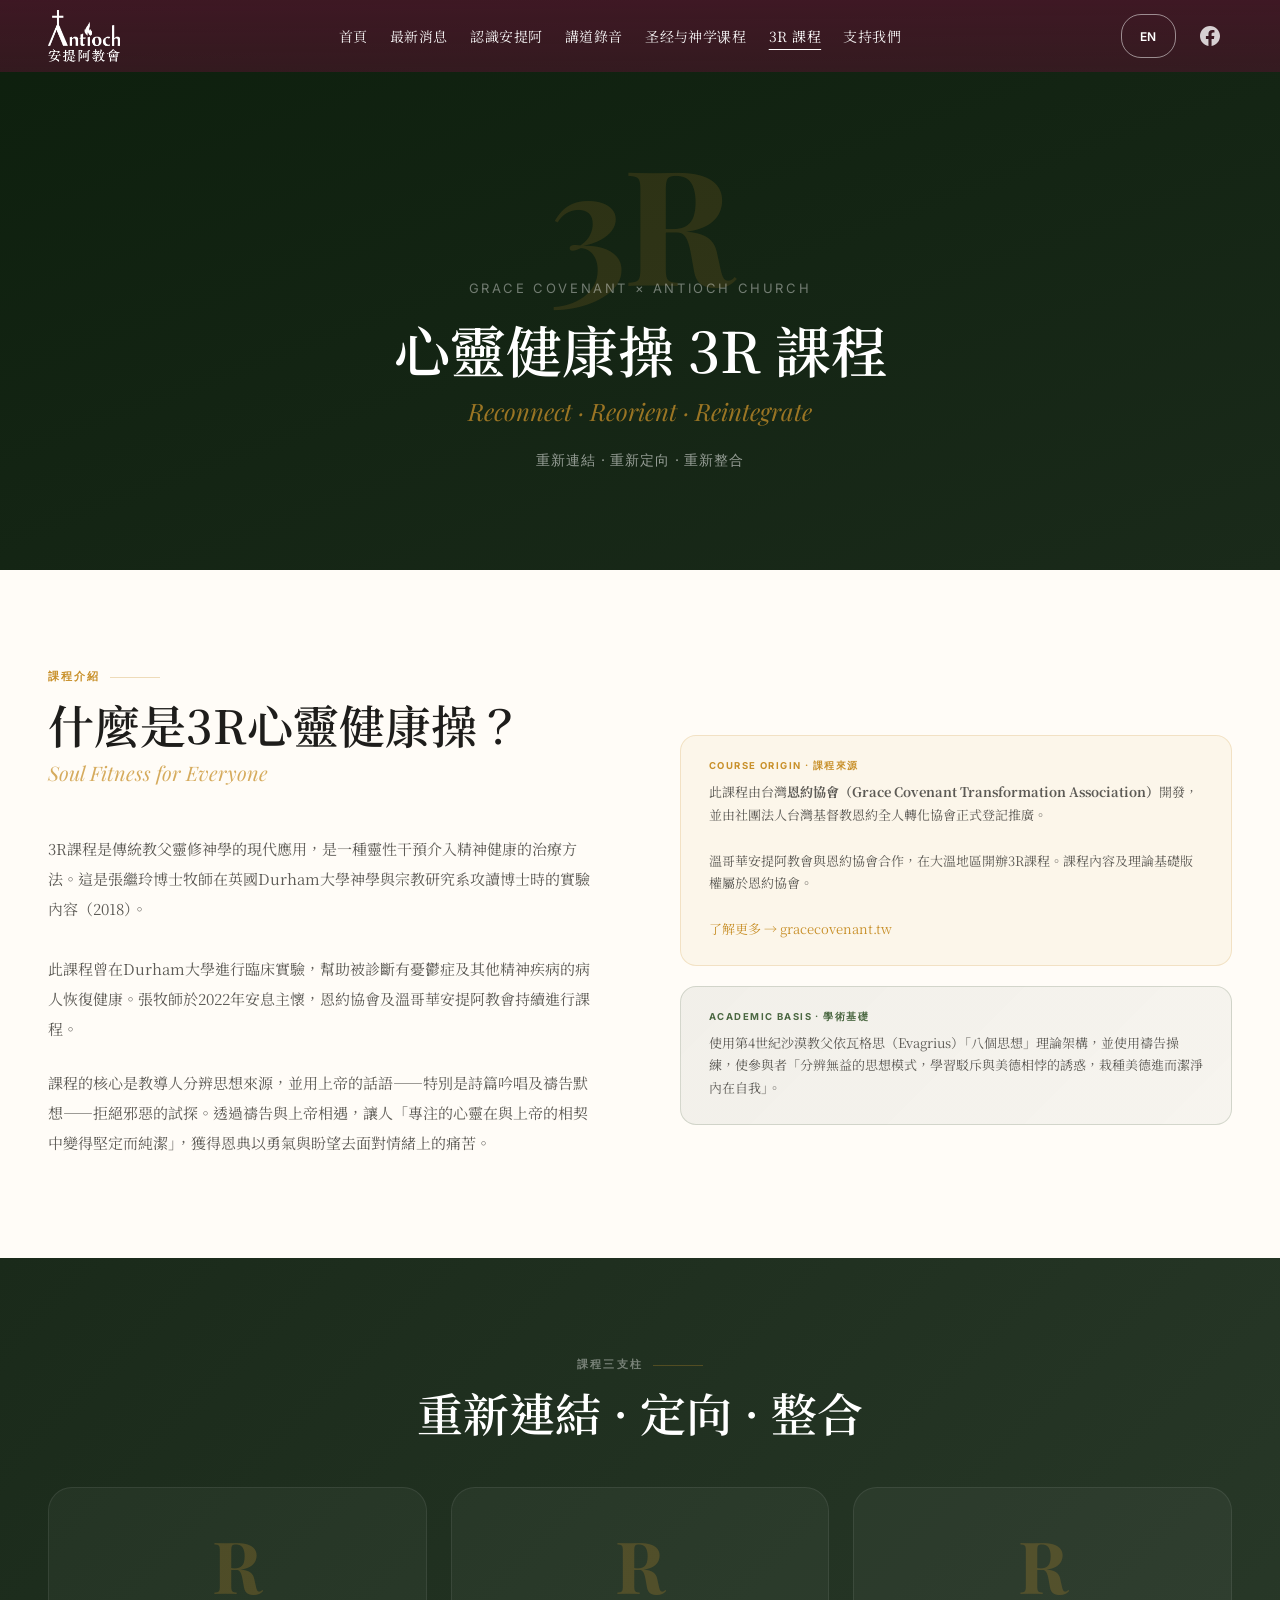
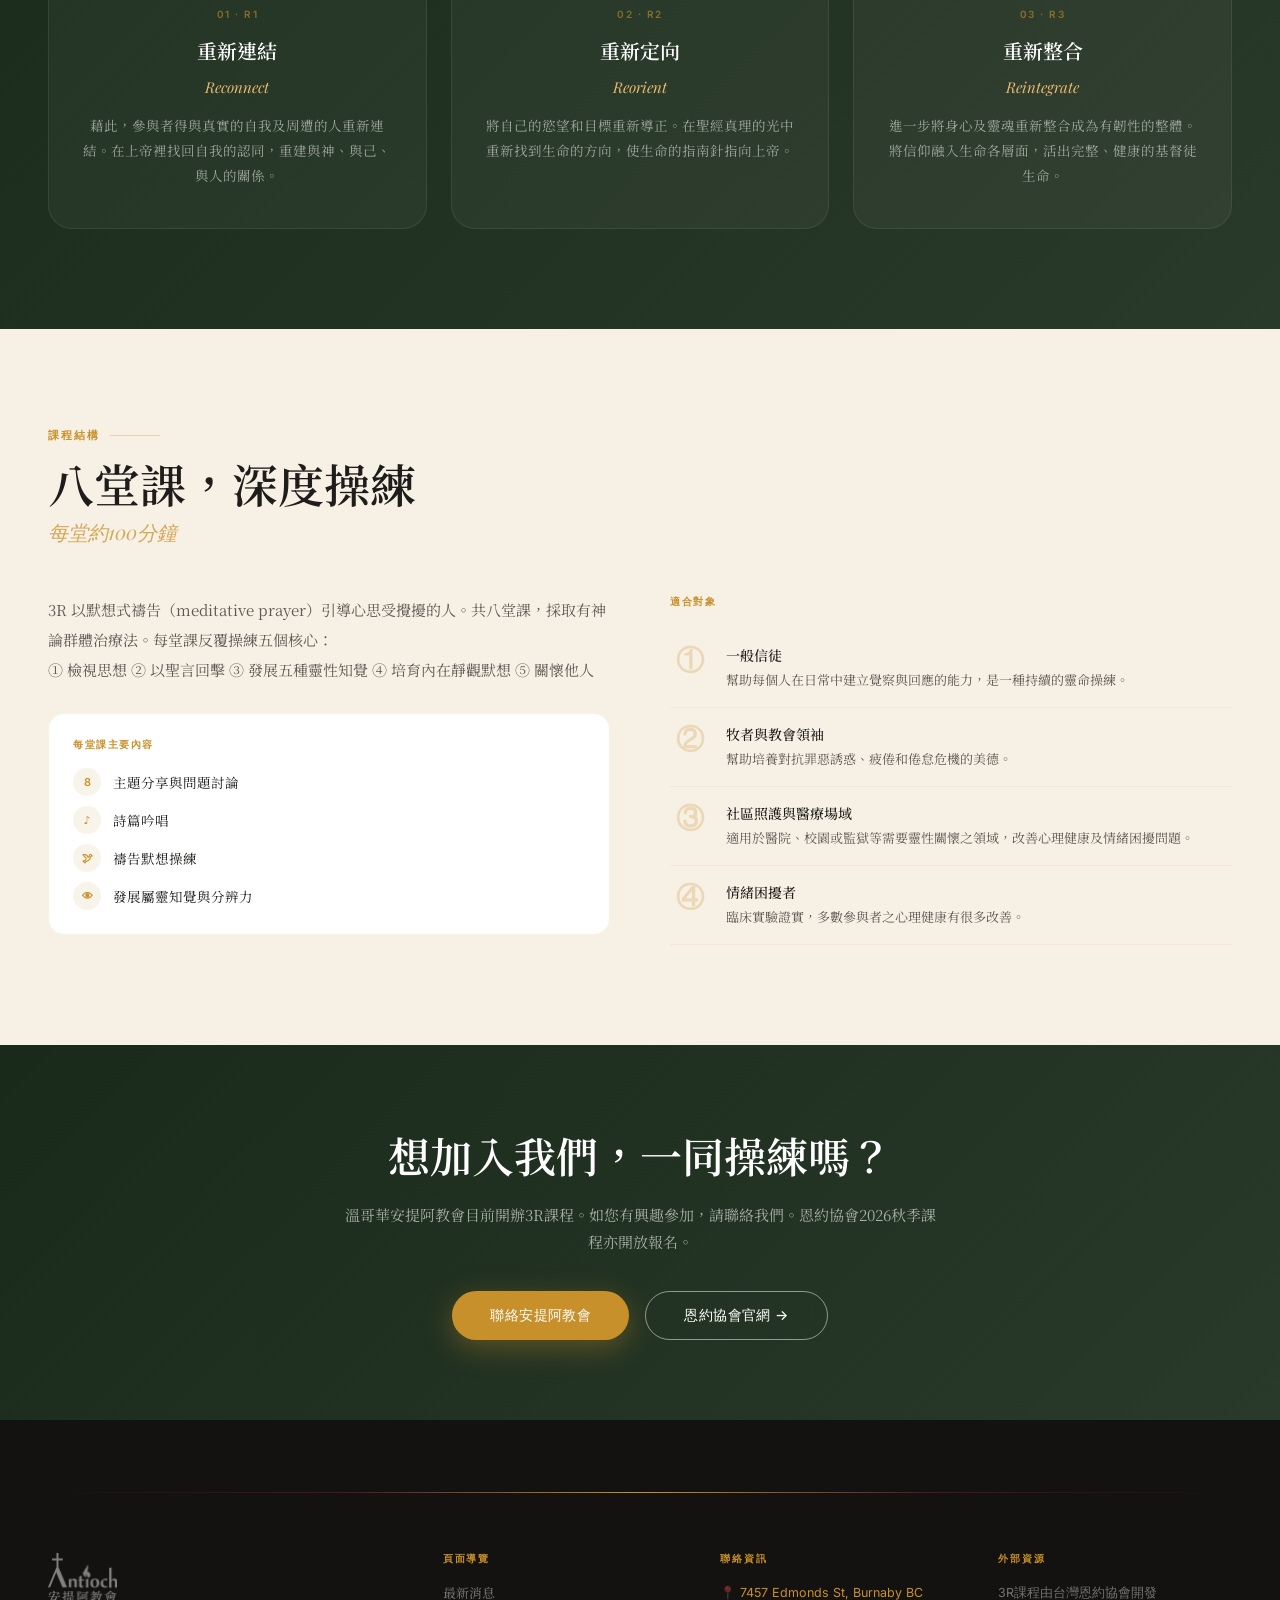
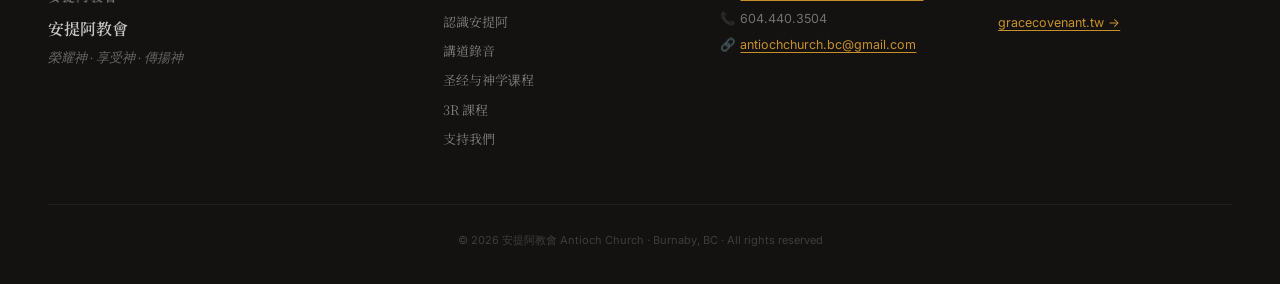
<file: antiochchurch/pages/3r.html>
<!DOCTYPE html>
<!--
  pages/3r.html — 3R 心靈健康操課程
  Content sourced from gracecovenant.tw (adapted into Antioch design)
-->
<html lang="zh-TW" id="html-root">
<head>
  <meta charset="UTF-8"/>
  <meta name="viewport" content="width=device-width, initial-scale=1.0"/>
  <title>3R 心靈健康操 · 安提阿教會</title>
  <link rel="preconnect" href="https://fonts.googleapis.com"/>
  <link href="https://fonts.googleapis.com/css2?family=Noto+Serif+TC:wght@300;400;500;600;700&family=Playfair+Display:ital,wght@0,400;0,600;0,700;1,400&family=Inter:wght@300;400;500;600&display=swap" rel="stylesheet"/>
  <link rel="stylesheet" href="../css/main.css"/>
  <style>
    [data-en]{display:none}[data-zh]{display:block}
    span[data-en]{display:none}span[data-zh]{display:inline}
    .lang-en [data-en]{display:block}.lang-en [data-zh]{display:none}
    .lang-en span[data-en]{display:inline}.lang-en span[data-zh]{display:none}

    /* Hero uses dark green instead of standard dark */
    .r3-hero{background:linear-gradient(160deg,#0d1f0d,#1a2a1a);color:white;padding:160px 48px 100px;text-align:center}
    .r3-big{font-family:var(--serif);font-size:clamp(80px,15vw,160px);font-weight:700;color:rgba(200,144,42,0.15);line-height:1;margin-bottom:-20px;letter-spacing:-0.02em}
    .r3-subtitle{font-family:var(--sans);font-size:13px;letter-spacing:0.2em;text-transform:uppercase;color:rgba(255,255,255,0.4);margin-bottom:20px}
    .r3-title{font-family:var(--zh);font-size:clamp(28px,5vw,56px);font-weight:600;color:white;line-height:1.2;margin-bottom:12px}
    .lang-en .r3-title{font-family:var(--serif)}
    .r3-en{font-family:var(--serif);font-style:italic;font-size:clamp(16px,2.5vw,24px);color:rgba(200,144,42,0.75);margin-bottom:24px}
    .r3-tagline{font-family:var(--sans);font-size:14px;letter-spacing:0.06em;color:rgba(255,255,255,0.55)}

    /* Three R cards */
    .r-cards{display:grid;grid-template-columns:repeat(3,1fr);gap:24px;margin-top:48px}
    .r-card{border-radius:var(--radius-lg);padding:40px 32px;border:1px solid rgba(255,255,255,0.08);background:rgba(255,255,255,0.04);text-align:center}
    .r-letter{font-family:var(--serif);font-size:72px;font-weight:700;color:rgba(200,144,42,0.25);line-height:1;margin-bottom:8px}
    .r-num{font-family:var(--sans);font-size:10px;font-weight:600;letter-spacing:0.15em;text-transform:uppercase;color:rgba(200,144,42,0.6);margin-bottom:16px}
    .r-title{font-family:var(--zh);font-size:20px;font-weight:600;color:white;margin-bottom:12px}
    .lang-en .r-title{font-family:var(--sans)}
    .r-en{font-family:var(--serif);font-style:italic;font-size:15px;color:var(--gold-lt);margin-bottom:16px}
    .r-desc{font-family:var(--zh);font-size:13.5px;line-height:1.85;color:rgba(255,255,255,0.55)}
    .lang-en .r-desc{font-family:var(--sans)}

    /* Structure section */
    .structure-grid{display:grid;grid-template-columns:1fr 1fr;gap:60px;align-items:start}
    .session-item{display:flex;gap:16px;padding:16px 0;border-bottom:1px solid rgba(200,144,42,0.08)}
    .session-num{font-family:var(--serif);font-size:28px;font-weight:700;color:rgba(200,144,42,0.25);flex-shrink:0;line-height:1;width:40px;text-align:center}
    .session-title{font-family:var(--zh);font-size:14px;font-weight:500;color:var(--charcoal);margin-bottom:4px}
    .lang-en .session-title{font-family:var(--sans)}
    .session-desc{font-family:var(--zh);font-size:13px;color:var(--mid);line-height:1.7}
    .lang-en .session-desc{font-family:var(--sans)}

    /* Source attribution box */
    .source-box{background:rgba(200,144,42,0.06);border:1px solid rgba(200,144,42,0.20);border-radius:var(--radius-md);padding:24px 28px;margin-top:32px}
    .source-label{font-family:var(--sans);font-size:9.5px;font-weight:700;letter-spacing:0.15em;text-transform:uppercase;color:var(--gold);margin-bottom:8px}
    .source-text{font-family:var(--zh);font-size:13px;line-height:1.75;color:var(--mid)}
    .lang-en .source-text{font-family:var(--sans)}

    @media(max-width:768px){
      .r-cards{grid-template-columns:1fr}
      .structure-grid{grid-template-columns:1fr}
      .r3-hero{padding:120px 24px 80px}
    }
  </style>
</head>
<body>

<nav class="nav" id="nav">
  <a href="../index.html" class="nav-logo">
    <img src="../images/logo.png" alt="Antioch Church Logo"/>
    
  </a>
  <ul class="nav-links">
    <li><a href="../index.html"><span data-zh>首頁</span><span data-en>Home</span></a></li>
    <li><a href="news.html"><span data-zh>最新消息</span><span data-en>News</span></a></li>
    <li><a href="about.html"><span data-zh>認識安提阿</span><span data-en>About</span></a></li>
    <li><a href="sermons.html"><span data-zh>講道錄音</span><span data-en>Sermons</span></a></li>
    <li><a href="courses.html"><span data-zh>圣经与神学课程</span><span data-en>Courses</span></a></li>
    <li><a href="3r.html" class="active"><span data-zh>3R 課程</span><span data-en>3R Course</span></a></li>
    <li><a href="support.html"><span data-zh>支持我們</span><span data-en>Support Us</span></a></li>
  </ul>
  <div class="nav-right">
    <button class="lang-btn" id="langBtn" onclick="toggleLang()">EN</button>
    <a class="nav-fb" href="https://www.facebook.com/groups/119017864946632/" target="_blank" aria-label="Facebook">
      <svg width="20" height="20" viewBox="0 0 24 24" fill="currentColor"><path d="M24 12.07C24 5.41 18.63 0 12 0S0 5.41 0 12.07C0 18.1 4.39 23.1 10.13 24v-8.44H7.08v-3.49h3.05V9.41c0-3.02 1.8-4.7 4.54-4.7 1.31 0 2.68.24 2.68.24v2.97h-1.51c-1.49 0-1.95.93-1.95 1.88v2.25h3.32l-.53 3.49h-2.79V24C19.62 23.1 24 18.1 24 12.07z"/></svg>
    </a>
    <button class="nav-hamburger" onclick="toggleMenu()" aria-label="Open menu"><span></span><span></span><span></span></button>
  </div>
</nav>

<div class="mobile-menu" id="mobileMenu">
  <a href="../index.html"><span data-zh>首頁</span><span data-en>Home</span></a>
  <a href="news.html"><span data-zh>最新消息</span><span data-en>News</span></a>
  <a href="about.html"><span data-zh>認識安提阿</span><span data-en>About Us</span></a>
  <a href="sermons.html"><span data-zh>講道錄音</span><span data-en>Sermons</span></a>
  <a href="courses.html"><span data-zh>圣经与神学课程</span><span data-en>Courses</span></a>
  <a href="3r.html"><span data-zh>3R 課程</span><span data-en>3R Course</span></a>
  <a href="support.html"><span data-zh>支持我們</span><span data-en>Support Us</span></a>
</div>

<!-- HERO — dark green, typographic, no photo -->
<div class="r3-hero" style="padding-top:140px">
  <div class="r3-big">3R</div>
  <div class="r3-subtitle">GRACE COVENANT × ANTIOCH CHURCH</div>
  <div class="r3-title"><span data-zh>心靈健康操 3R 課程</span><span data-en>3R Soul Fitness Course</span></div>
  <div class="r3-en">Reconnect · Reorient · Reintegrate</div>
  <div class="r3-tagline">
    <span data-zh>重新連結 · 重新定向 · 重新整合</span>
    <span data-en>重新連結 · 重新定向 · 重新整合</span>
  </div>
</div>

<!-- WHAT IS 3R — sourced from gracecovenant.tw -->
<section class="section section--paper">
  <div class="container">
    <div class="two-col">
      <div class="reveal from-left">
        <div class="t-eyebrow"><span data-zh>課程介紹</span><span data-en>About the Course</span></div>
        <h2 class="t-h2"><span data-zh>什麼是3R心靈健康操？</span><span data-en>What is the 3R Course?</span></h2>
        <div class="t-h2-sub"><span data-zh>Soul Fitness for Everyone</span><span data-en>人人都需要的心靈健康</span></div>
        <p class="t-body" style="margin-bottom:24px">
          <span data-zh>3R課程是傳統教父靈修神學的現代應用，是一種靈性干預介入精神健康的治療方法。這是張繼玲博士牧師在英國Durham大學神學與宗教研究系攻讀博士時的實驗內容（2018）。<br/><br/>此課程曾在Durham大學進行臨床實驗，幫助被診斷有憂鬱症及其他精神疾病的病人恢復健康。張牧師於2022年安息主懷，恩約協會及溫哥華安提阿教會持續進行課程。</span>
          <span data-en>The 3R Course is a modern application of traditional patristic spiritual theology — a form of spiritual intervention for mental health. It was developed by Dr. Rev. Zhang Jiling as her doctoral research at Durham University's Department of Theology and Religion (2018).<br/><br/>The course has been clinically trialled at Durham University, helping patients diagnosed with depression and other mental health conditions. Dr. Zhang passed away in 2022; Grace Covenant Association and Vancouver Antioch Church continue to offer the programme.</span>
        </p>
        <p class="t-body">
          <span data-zh>課程的核心是教導人分辨思想來源，並用上帝的話語——特別是詩篇吟唱及禱告默想——拒絕邪惡的試探。透過禱告與上帝相遇，讓人「專注的心靈在與上帝的相契中變得堅定而純潔」，獲得恩典以勇氣與盼望去面對情緒上的痛苦。</span>
          <span data-en>The course teaches participants to discern the source of their thoughts and use God's Word — especially singing Psalms and meditative prayer — to resist harmful impulses. Through prayer and encounter with God, participants' minds become "steadfast and pure in communion with God," gaining grace and courage to face emotional suffering with hope.</span>
        </p>
      </div>
      <div class="reveal from-right">
        <div class="source-box">
          <div class="source-label">Course Origin · 課程來源</div>
          <div class="source-text">
            <span data-zh>此課程由台灣<strong>恩約協會（Grace Covenant Transformation Association）</strong>開發，並由社團法人台灣基督教恩約全人轉化協會正式登記推廣。<br/><br/>溫哥華安提阿教會與恩約協會合作，在大溫地區開辦3R課程。課程內容及理論基礎版權屬於恩約協會。<br/><br/><a href="https://www.gracecovenant.tw/3r心靈健康操" target="_blank" style="color:var(--gold)">了解更多 → gracecovenant.tw</a></span>
            <span data-en>This course was developed by the <strong>Grace Covenant Transformation Association</strong> (恩約協會) in Taiwan, formally registered as a non-profit organisation.<br/><br/>Vancouver Antioch Church partners with Grace Covenant to offer the 3R Course in the Greater Vancouver area. Course content and theoretical framework are property of Grace Covenant Association.<br/><br/><a href="https://www.gracecovenant.tw/3r心靈健康操" target="_blank" style="color:var(--gold)">Learn more → gracecovenant.tw</a></span>
          </div>
        </div>
        <div style="margin-top:20px;padding:24px 28px;border-radius:var(--radius-md);background:linear-gradient(135deg,rgba(26,42,26,0.06),rgba(42,58,42,0.04));border:1px solid rgba(74,103,65,0.2)">
          <div style="font-family:var(--sans);font-size:9.5px;font-weight:700;letter-spacing:0.15em;text-transform:uppercase;color:#4A6741;margin-bottom:8px">Academic Basis · 學術基礎</div>
          <div style="font-family:var(--zh);font-size:13px;line-height:1.75;color:var(--mid)">
            <span data-zh>使用第4世紀沙漠教父依瓦格思（Evagrius）「八個思想」理論架構，並使用禱告操練，使參與者「分辨無益的思想模式，學習駁斥與美德相悖的誘惑，栽種美德進而潔淨內在自我」。</span>
            <span data-en>Based on the "Eight Thoughts" framework of 4th-century desert father Evagrius Ponticus, combined with prayer practices. Participants learn to "discern unhelpful thought patterns, reject temptations contrary to virtue, and cultivate virtue to purify the inner self."</span>
          </div>
        </div>
      </div>
    </div>
  </div>
</section>

<!-- THREE Rs -->
<section class="section section--green">
  <div class="container">
    <div class="reveal" style="text-align:center;margin-bottom:0">
      <div class="t-eyebrow" style="color:rgba(255,255,255,0.4);justify-content:center"><span data-zh>課程三支柱</span><span data-en>The Three Pillars</span></div>
      <h2 class="t-h2" style="color:white;text-align:center;font-family:var(--zh)">
        <span data-zh>重新連結 · 定向 · 整合</span>
        <span data-en>Reconnect · Reorient · Reintegrate</span>
      </h2>
    </div>
    <div class="r-cards">
      <div class="r-card reveal">
        <div class="r-letter">R</div>
        <div class="r-num">01 · R1</div>
        <div class="r-title"><span data-zh>重新連結</span><span data-en>Reconnect</span></div>
        <div class="r-en">Reconnect</div>
        <div class="r-desc">
          <span data-zh>藉此，參與者得與真實的自我及周遭的人重新連結。在上帝裡找回自我的認同，重建與神、與己、與人的關係。</span>
          <span data-en>Participants reconnect with their true selves and those around them. Finding identity in God, rebuilding relationship with God, self, and others.</span>
        </div>
      </div>
      <div class="r-card reveal">
        <div class="r-letter">R</div>
        <div class="r-num">02 · R2</div>
        <div class="r-title"><span data-zh>重新定向</span><span data-en>Reorient</span></div>
        <div class="r-en">Reorient</div>
        <div class="r-desc">
          <span data-zh>將自己的慾望和目標重新導正。在聖經真理的光中重新找到生命的方向，使生命的指南針指向上帝。</span>
          <span data-en>Reorient desires and goals toward God. In the light of Scripture, rediscover life's direction so that life's compass points toward God.</span>
        </div>
      </div>
      <div class="r-card reveal">
        <div class="r-letter">R</div>
        <div class="r-num">03 · R3</div>
        <div class="r-title"><span data-zh>重新整合</span><span data-en>Reintegrate</span></div>
        <div class="r-en">Reintegrate</div>
        <div class="r-desc">
          <span data-zh>進一步將身心及靈魂重新整合成為有韌性的整體。將信仰融入生命各層面，活出完整、健康的基督徒生命。</span>
          <span data-en>Reintegrate body, mind, and soul into a resilient whole. Weave faith into every area of life as a complete, healthy person in Christ.</span>
        </div>
      </div>
    </div>
  </div>
</section>

<!-- COURSE STRUCTURE -->
<section class="section section--warm">
  <div class="container">
    <div class="reveal" style="margin-bottom:48px">
      <div class="t-eyebrow"><span data-zh>課程結構</span><span data-en>Course Structure</span></div>
      <h2 class="t-h2"><span data-zh>八堂課，深度操練</span><span data-en>Eight Sessions of Deep Practice</span></h2>
      <div class="t-h2-sub"><span data-zh>每堂約100分鐘</span><span data-en>Approximately 100 minutes per session</span></div>
    </div>
    <div class="structure-grid">
      <div class="reveal from-left">
        <p style="font-family:var(--zh);font-size:15px;line-height:2.0;color:var(--mid);margin-bottom:28px">
          <span data-zh>3R 以默想式禱告（meditative prayer）引導心思受攪擾的人。共八堂課，採取有神論群體治療法。每堂課反覆操練五個核心：<br/>① 檢視思想 ② 以聖言回擊 ③ 發展五種靈性知覺 ④ 培育內在靜觀默想 ⑤ 關懷他人</span>
          <span data-en>The 3R Course uses meditative prayer to guide those with troubled minds. Eight sessions using a theistic group therapy approach. Each session practises five core elements:<br/>① Examine thoughts ② Counter with Scripture ③ Develop five spiritual senses ④ Cultivate inner contemplative prayer ⑤ Care for others</span>
        </p>
        <div style="padding:24px;border-radius:var(--radius-md);background:white;border:1px solid rgba(200,144,42,0.12)">
          <div style="font-family:var(--sans);font-size:10px;font-weight:600;letter-spacing:0.15em;text-transform:uppercase;color:var(--gold);margin-bottom:16px"><span data-zh>每堂課主要內容</span><span data-en>Main Content Per Session</span></div>
          <div style="display:flex;flex-direction:column;gap:10px">
            <div style="display:flex;gap:12px;align-items:center"><div style="width:28px;height:28px;border-radius:50%;background:var(--gold-pale);display:flex;align-items:center;justify-content:center;font-family:var(--sans);font-size:11px;font-weight:600;color:var(--gold);flex-shrink:0">8</div><div style="font-family:var(--zh);font-size:13.5px;color:var(--charcoal)"><span data-zh>主題分享與問題討論</span><span data-en>Thematic sharing and discussion</span></div></div>
            <div style="display:flex;gap:12px;align-items:center"><div style="width:28px;height:28px;border-radius:50%;background:var(--gold-pale);display:flex;align-items:center;justify-content:center;font-family:var(--sans);font-size:11px;font-weight:600;color:var(--gold);flex-shrink:0">♪</div><div style="font-family:var(--zh);font-size:13.5px;color:var(--charcoal)"><span data-zh>詩篇吟唱</span><span data-en>Psalm singing</span></div></div>
            <div style="display:flex;gap:12px;align-items:center"><div style="width:28px;height:28px;border-radius:50%;background:var(--gold-pale);display:flex;align-items:center;justify-content:center;font-family:var(--sans);font-size:11px;font-weight:600;color:var(--gold);flex-shrink:0">🕊</div><div style="font-family:var(--zh);font-size:13.5px;color:var(--charcoal)"><span data-zh>禱告默想操練</span><span data-en>Prayer and meditation practice</span></div></div>
            <div style="display:flex;gap:12px;align-items:center"><div style="width:28px;height:28px;border-radius:50%;background:var(--gold-pale);display:flex;align-items:center;justify-content:center;font-family:var(--sans);font-size:11px;font-weight:600;color:var(--gold);flex-shrink:0">👁</div><div style="font-family:var(--zh);font-size:13.5px;color:var(--charcoal)"><span data-zh>發展屬靈知覺與分辨力</span><span data-en>Developing spiritual awareness and discernment</span></div></div>
          </div>
        </div>
      </div>
      <div class="reveal from-right">
        <div style="font-family:var(--sans);font-size:10px;font-weight:600;letter-spacing:0.15em;text-transform:uppercase;color:var(--gold);margin-bottom:20px"><span data-zh>適合對象</span><span data-en>Who is This For?</span></div>
        <div style="display:flex;flex-direction:column;gap:0">
          <div class="session-item">
            <div class="session-num">①</div>
            <div><div class="session-title"><span data-zh>一般信徒</span><span data-en>General Believers</span></div><div class="session-desc"><span data-zh>幫助每個人在日常中建立覺察與回應的能力，是一種持續的靈命操練。</span><span data-en>Helps everyone build awareness and response capacity in daily life — a continuous spiritual discipline.</span></div></div>
          </div>
          <div class="session-item">
            <div class="session-num">②</div>
            <div><div class="session-title"><span data-zh>牧者與教會領袖</span><span data-en>Pastors & Church Leaders</span></div><div class="session-desc"><span data-zh>幫助培養對抗罪惡誘惑、疲倦和倦怠危機的美德。</span><span data-en>Cultivates virtues to resist temptation, exhaustion, and burnout.</span></div></div>
          </div>
          <div class="session-item">
            <div class="session-num">③</div>
            <div><div class="session-title"><span data-zh>社區照護與醫療場域</span><span data-en>Community Care & Medical Settings</span></div><div class="session-desc"><span data-zh>適用於醫院、校園或監獄等需要靈性關懷之領域，改善心理健康及情緒困擾問題。</span><span data-en>Applicable in hospitals, campuses, or prisons where spiritual care is needed — improving mental health and emotional wellbeing.</span></div></div>
          </div>
          <div class="session-item">
            <div class="session-num">④</div>
            <div><div class="session-title"><span data-zh>情緒困擾者</span><span data-en>Those Experiencing Emotional Difficulty</span></div><div class="session-desc"><span data-zh>臨床實驗證實，多數參與者之心理健康有很多改善。</span><span data-en>Clinical trials confirm significant improvement in mental health for most participants.</span></div></div>
          </div>
        </div>
      </div>
    </div>
  </div>
</section>

<!-- CTA -->
<section style="background:linear-gradient(135deg,#1a2a1a,#2a3a2a);padding:80px 48px;text-align:center">
  <div class="container reveal">
    <div style="font-family:var(--zh);font-size:clamp(24px,4vw,42px);font-weight:600;color:white;margin-bottom:16px">
      <span data-zh>想加入我們，一同操練嗎？</span>
      <span data-en>Ready to join us in practice?</span>
    </div>
    <div style="font-family:var(--zh);font-size:15px;color:rgba(255,255,255,0.6);margin-bottom:36px;line-height:1.8;max-width:600px;margin-left:auto;margin-right:auto">
      <span data-zh>溫哥華安提阿教會目前開辦3R課程。如您有興趣參加，請聯絡我們。恩約協會2026秋季課程亦開放報名。</span>
      <span data-en>Vancouver Antioch Church is currently offering the 3R Course. If you're interested in joining, please contact us. The Grace Covenant Association 2026 Autumn Course is also open for registration.</span>
    </div>
    <div style="display:flex;gap:16px;justify-content:center;flex-wrap:wrap">
      <a href="mailto:antiochchurch.bc@gmail.com" class="btn btn--gold">
        <span data-zh>聯絡安提阿教會</span><span data-en>Contact Antioch Church</span>
      </a>
      <a href="https://www.gracecovenant.tw/" target="_blank" class="btn btn--ghost">
        <span data-zh>恩約協會官網 →</span><span data-en>Grace Covenant Website →</span>
      </a>
    </div>
  </div>
</section>

<!-- FOOTER -->
<footer class="footer">
  <div class="footer-rule"></div>
  <div class="footer-grid container">
    <div>
      <div class="footer-logo"><img src="../images/logo.png" alt="Antioch Church"/></div>
      <div class="footer-brand-zh"><span data-zh>安提阿教會</span><span data-en>Antioch Church</span></div>
      <div class="footer-brand-slogan"><span data-zh>榮耀神 · 享受神 · 傳揚神</span><span data-en>Glorify · Enjoy · Proclaim God</span></div>
    </div>
    <div>
      <div class="footer-heading"><span data-zh>頁面導覽</span><span data-en>Navigation</span></div>
      <ul class="footer-links">
        <li><a href="news.html"><span data-zh>最新消息</span><span data-en>News</span></a></li>
        <li><a href="about.html"><span data-zh>認識安提阿</span><span data-en>About</span></a></li>
        <li><a href="sermons.html"><span data-zh>講道錄音</span><span data-en>Sermons</span></a></li>
        <li><a href="courses.html"><span data-zh>圣经与神学课程</span><span data-en>Courses</span></a></li>
        <li><a href="3r.html"><span data-zh>3R 課程</span><span data-en>3R Course</span></a></li>
        <li><a href="support.html"><span data-zh>支持我們</span><span data-en>Support Us</span></a></li>
      </ul>
    </div>
    <div>
      <div class="footer-heading"><span data-zh>聯絡資訊</span><span data-en>Contact</span></div>
      <div class="footer-info">
        <p>📍 <a href="https://goo.gl/maps/uirdbHYFjBQz1rMK7" target="_blank">7457 Edmonds St, Burnaby BC</a></p>
        <p>📞 604.440.3504</p>
        <p>🔗 <a href="mailto:antiochchurch.bc@gmail.com">antiochchurch.bc@gmail.com</a></p>
      </div>
    </div>
    <div>
      <div class="footer-heading"><span data-zh>外部資源</span><span data-en>External Resource</span></div>
      <div class="footer-info">
        <p><span data-zh>3R課程由台灣恩約協會開發</span><span data-en>3R Course developed by Grace Covenant Association, Taiwan</span></p>
        <p style="margin-top:8px"><a href="https://www.gracecovenant.tw" target="_blank">gracecovenant.tw →</a></p>
      </div>
    </div>
  </div>
  <div class="footer-bottom">© 2026 安提阿教會 Antioch Church · Burnaby, BC · All rights reserved</div>
</footer>

<script src="../js/nav.js"></script>
<script src="../js/reveal.js"></script>
</body>
</html>
</file>
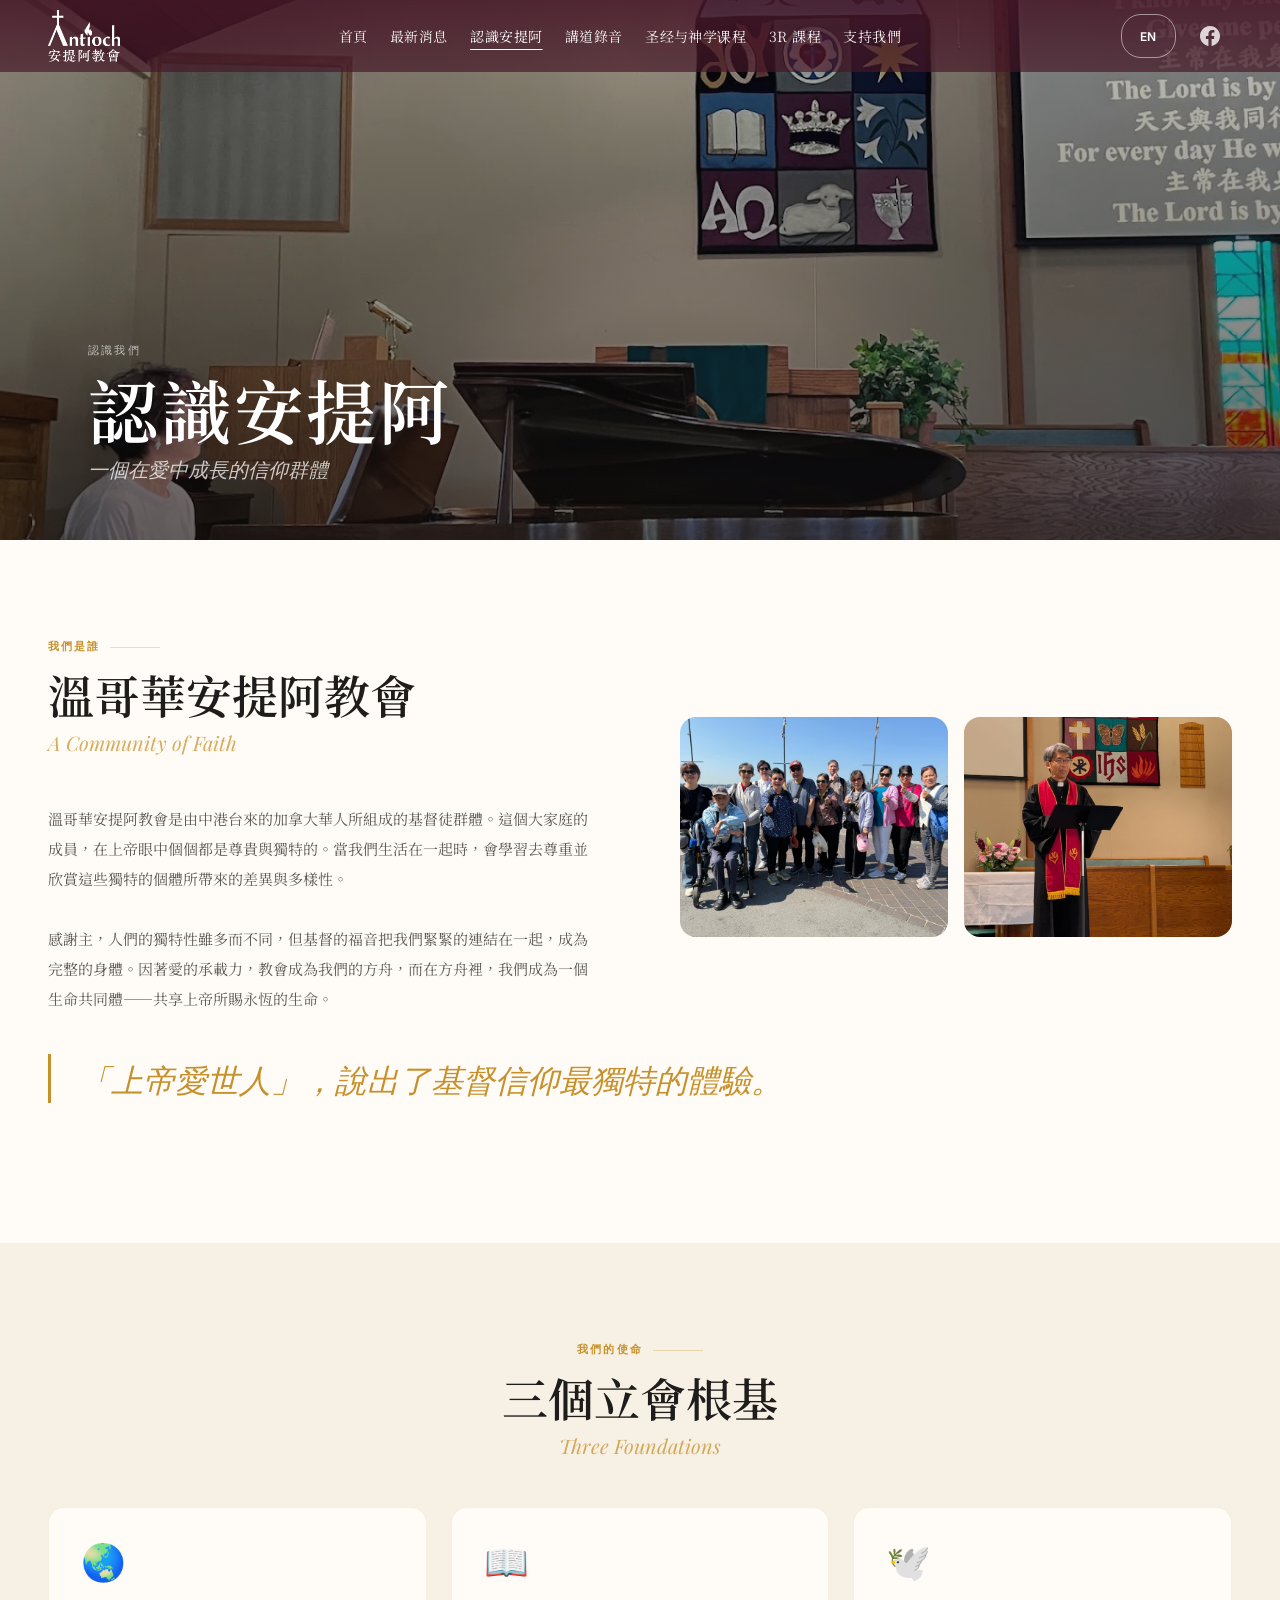
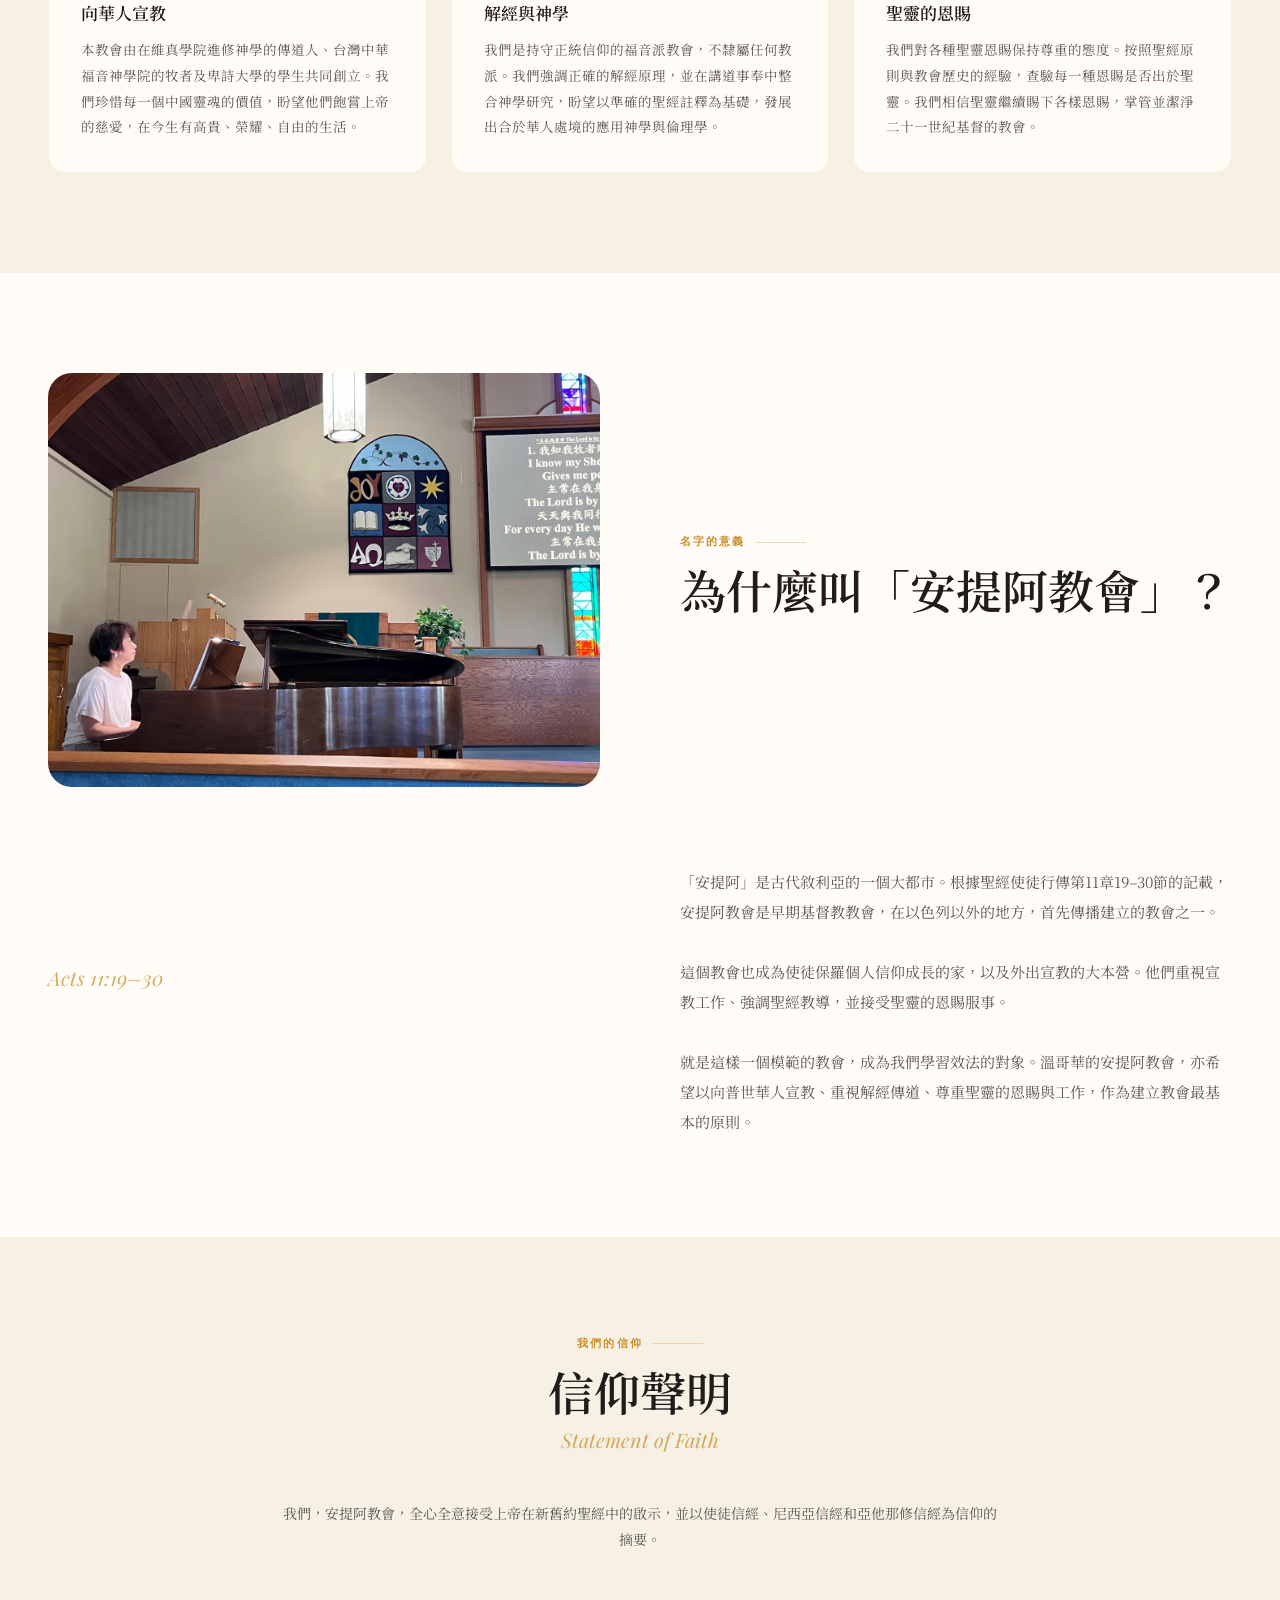
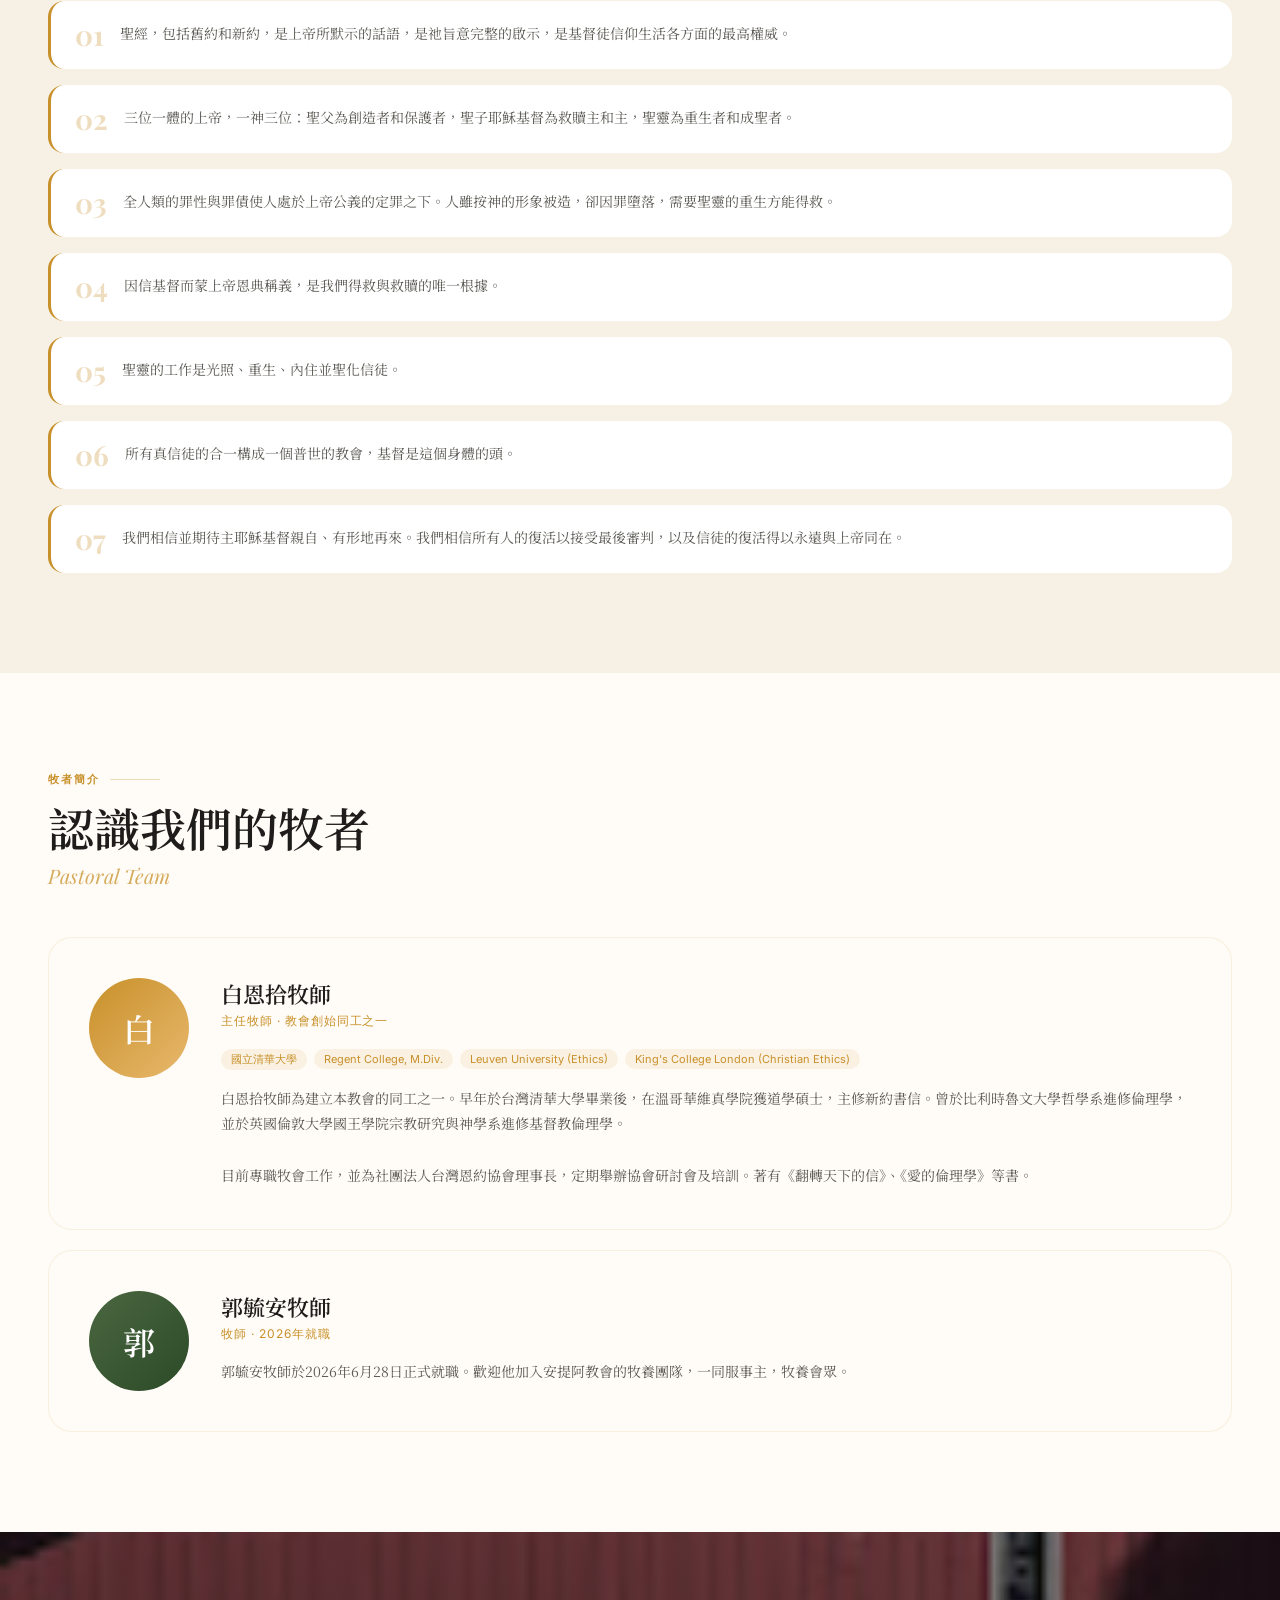
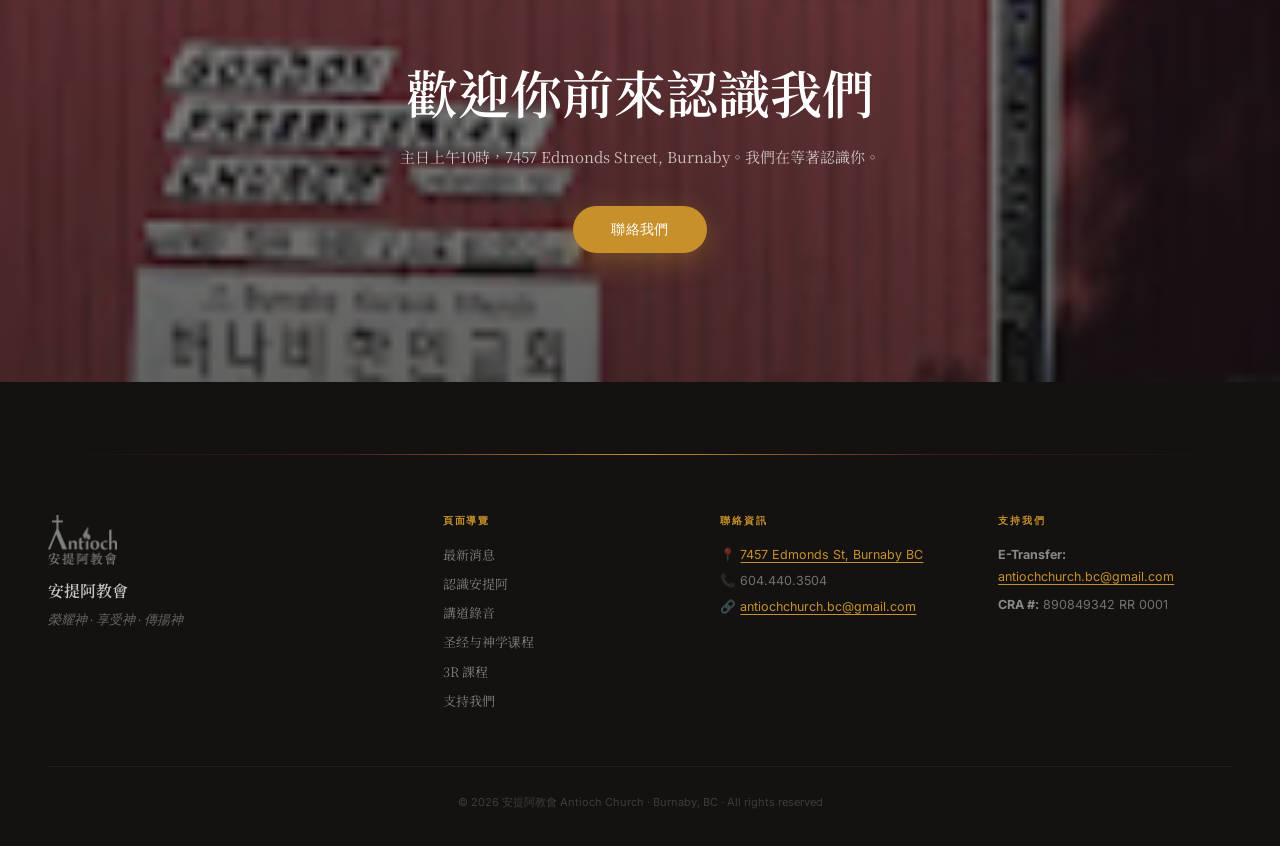
<file: antiochchurch/pages/about.html>
<!DOCTYPE html>
<!--
  pages/about.html — 認識安提阿
  Content sourced from antiochchurch.ca/English/missions.html
-->
<html lang="zh-TW" id="html-root">
<head>
  <meta charset="UTF-8"/>
  <meta name="viewport" content="width=device-width, initial-scale=1.0"/>
  <title>認識安提阿 · Antioch Church</title>
  <link rel="preconnect" href="https://fonts.googleapis.com"/>
  <link href="https://fonts.googleapis.com/css2?family=Noto+Serif+TC:wght@300;400;500;600;700&family=Playfair+Display:ital,wght@0,400;0,600;0,700;1,400&family=Inter:wght@300;400;500;600&display=swap" rel="stylesheet"/>
  <link rel="stylesheet" href="../css/main.css"/>
  <style>
    [data-en]{display:none}[data-zh]{display:block}
    span[data-en]{display:none}span[data-zh]{display:inline}
    .lang-en [data-en]{display:block}.lang-en [data-zh]{display:none}
    .lang-en span[data-en]{display:inline}.lang-en span[data-zh]{display:none}

    /* Pull quote — large italic statement */
    .pull-quote{
      font-family:var(--serif);font-style:italic;
      font-size:clamp(20px,3vw,32px);line-height:1.55;
      color:var(--gold);border-left:3px solid var(--gold);
      padding-left:28px;margin:40px 0;
    }

    /* Mission cards grid */
    .mission-grid{display:grid;grid-template-columns:repeat(3,1fr);gap:24px;margin-top:48px}
    .mission-card{padding:32px;border-radius:var(--radius-md);border:1px solid rgba(200,144,42,0.12);background:var(--paper)}
    .mission-icon{font-size:36px;margin-bottom:16px}
    .mission-title{font-family:var(--zh);font-size:17px;font-weight:600;color:var(--charcoal);margin-bottom:12px}
    .lang-en .mission-title{font-family:var(--sans)}
    .mission-body{font-family:var(--zh);font-size:13.5px;line-height:1.9;color:var(--mid)}
    .lang-en .mission-body{font-family:var(--sans);line-height:1.75}

    /* Belief list */
    .belief-list{display:flex;flex-direction:column;gap:16px;margin-top:32px}
    .belief-item{display:flex;gap:16px;align-items:flex-start;padding:20px 24px;border-radius:var(--radius-md);background:white;border-left:3px solid var(--gold)}
    .belief-num{font-family:var(--serif);font-size:28px;font-weight:700;color:rgba(200,144,42,0.3);flex-shrink:0;line-height:1}
    .belief-text{font-family:var(--zh);font-size:14px;line-height:1.85;color:var(--mid)}
    .lang-en .belief-text{font-family:var(--sans)}

    /* Story photo grid */
    .story-photos{display:grid;grid-template-columns:1fr 1fr;gap:16px}
    .story-photo{border-radius:var(--radius-md);overflow:hidden}
    .story-photo img{width:100%;height:220px;object-fit:cover;transition:transform 0.5s}
    .story-photo:hover img{transform:scale(1.05)}

    /* Pastor card */
    .pastor-card{background:var(--paper);border-radius:var(--radius-lg);padding:40px;border:1px solid rgba(200,144,42,0.12);display:flex;gap:32px;align-items:flex-start}
    .pastor-avatar{width:100px;height:100px;border-radius:50%;background:linear-gradient(135deg,var(--gold),var(--gold-lt));flex-shrink:0;display:flex;align-items:center;justify-content:center;font-family:var(--zh);font-size:32px;font-weight:600;color:white}
    .pastor-name{font-family:var(--zh);font-size:22px;font-weight:600;color:var(--charcoal);margin-bottom:4px}
    .lang-en .pastor-name{font-family:var(--serif)}
    .pastor-role{font-family:var(--sans);font-size:12px;letter-spacing:0.08em;color:var(--gold);text-transform:uppercase;margin-bottom:16px}
    .pastor-bio{font-family:var(--zh);font-size:14px;line-height:1.85;color:var(--mid)}
    .lang-en .pastor-bio{font-family:var(--sans)}
    .credential{display:inline-block;font-size:11px;padding:3px 10px;border-radius:12px;background:var(--gold-pale);color:var(--gold);margin:3px 3px 0 0;font-family:var(--sans)}

    @media(max-width:768px){
      .mission-grid{grid-template-columns:1fr}
      .story-photos{grid-template-columns:1fr}
      .pastor-card{flex-direction:column;gap:20px}
    }
  </style>
</head>
<body>

<nav class="nav" id="nav">
  <a href="../index.html" class="nav-logo">
    <img src="../images/logo.png" alt="Antioch Church Logo"/>
    
  </a>
  <ul class="nav-links">
    <li><a href="../index.html"><span data-zh>首頁</span><span data-en>Home</span></a></li>
    <li><a href="news.html"><span data-zh>最新消息</span><span data-en>News</span></a></li>
    <li><a href="about.html" class="active"><span data-zh>認識安提阿</span><span data-en>About</span></a></li>
    <li><a href="sermons.html"><span data-zh>講道錄音</span><span data-en>Sermons</span></a></li>
    <li><a href="courses.html"><span data-zh>圣经与神学课程</span><span data-en>Courses</span></a></li>
    <li><a href="3r.html"><span data-zh>3R 課程</span><span data-en>3R Course</span></a></li>
    <li><a href="support.html"><span data-zh>支持我們</span><span data-en>Support Us</span></a></li>
  </ul>
  <div class="nav-right">
    <button class="lang-btn" id="langBtn" onclick="toggleLang()">EN</button>
    <a class="nav-fb" href="https://www.facebook.com/groups/119017864946632/" target="_blank" aria-label="Facebook">
      <svg width="20" height="20" viewBox="0 0 24 24" fill="currentColor"><path d="M24 12.07C24 5.41 18.63 0 12 0S0 5.41 0 12.07C0 18.1 4.39 23.1 10.13 24v-8.44H7.08v-3.49h3.05V9.41c0-3.02 1.8-4.7 4.54-4.7 1.31 0 2.68.24 2.68.24v2.97h-1.51c-1.49 0-1.95.93-1.95 1.88v2.25h3.32l-.53 3.49h-2.79V24C19.62 23.1 24 18.1 24 12.07z"/></svg>
    </a>
    <button class="nav-hamburger" onclick="toggleMenu()" aria-label="Open menu"><span></span><span></span><span></span></button>
  </div>
</nav>

<div class="mobile-menu" id="mobileMenu">
  <a href="../index.html"><span data-zh>首頁</span><span data-en>Home</span></a>
  <a href="news.html"><span data-zh>最新消息</span><span data-en>News</span></a>
  <a href="about.html"><span data-zh>認識安提阿</span><span data-en>About Us</span></a>
  <a href="sermons.html"><span data-zh>講道錄音</span><span data-en>Sermons</span></a>
  <a href="courses.html"><span data-zh>圣经与神学课程</span><span data-en>Courses</span></a>
  <a href="3r.html"><span data-zh>3R 課程</span><span data-en>3R Course</span></a>
  <a href="support.html"><span data-zh>支持我們</span><span data-en>Support Us</span></a>
</div>

<!-- HERO -->
<div class="page-hero">
  <div class="page-hero__bg"><img src="../images/piano.jpeg" alt="Antioch Church worship"/></div>
  <div class="page-hero__overlay"></div>
  <div class="page-hero__content">
    <div class="page-hero__eyebrow"><span data-zh>認識我們</span><span data-en>Who We Are</span></div>
    <div class="page-hero__title"><span data-zh>認識安提阿</span><span data-en>About Antioch</span></div>
    <div class="page-hero__subtitle"><span data-zh>一個在愛中成長的信仰群體</span><span data-en>A community growing together in Christ</span></div>
  </div>
</div>

<!-- WHO WE ARE -->
<section class="section section--paper">
  <div class="container">
    <div class="two-col">
      <div class="reveal from-left">
        <div class="t-eyebrow"><span data-zh>我們是誰</span><span data-en>Who We Are</span></div>
        <h2 class="t-h2"><span data-zh>溫哥華安提阿教會</span><span data-en>Antioch Church Vancouver</span></h2>
        <div class="t-h2-sub"><span data-zh>A Community of Faith</span><span data-en>信仰的群體</span></div>
        <p class="t-body">
          <span data-zh>溫哥華安提阿教會是由中港台來的加拿大華人所組成的基督徒群體。這個大家庭的成員，在上帝眼中個個都是尊貴與獨特的。當我們生活在一起時，會學習去尊重並欣賞這些獨特的個體所帶來的差異與多樣性。<br/><br/>感謝主，人們的獨特性雖多而不同，但基督的福音把我們緊緊的連結在一起，成為完整的身體。因著愛的承載力，教會成為我們的方舟，而在方舟裡，我們成為一個生命共同體——共享上帝所賜永恆的生命。</span>
          <span data-en>Vancouver Antioch Church is a Christian community formed by Chinese Canadians from mainland China, Hong Kong, and Taiwan. Each person here is precious and unique in God's eyes. As we live together, we learn to respect and appreciate the diversity each individual brings.<br/><br/>Christ's gospel binds us together into one body. Through the power of love, the church becomes our ark — and within it, we share in the eternal life given by God.</span>
        </p>
      </div>
      <div class="story-photos reveal from-right">
        <div class="story-photo"><img src="../images/outing.jpeg" alt="Church outing"/></div>
        <div class="story-photo"><img src="../images/pastor-andy.jpeg" alt="Pastor induction"/></div>
      </div>
    </div>

    <div class="pull-quote reveal">
      <span data-zh>「上帝愛世人」，說出了基督信仰最獨特的體驗。</span>
      <span data-en>"God so loved the world" — this captures the most distinctive experience of the Christian faith.</span>
    </div>
  </div>
</section>

<!-- OUR THREE MISSIONS — real content from the live site -->
<section class="section section--warm">
  <div class="container">
    <div class="reveal" style="text-align:center;margin-bottom:0">
      <div class="t-eyebrow" style="justify-content:center"><span data-zh>我們的使命</span><span data-en>Our Mission</span></div>
      <h2 class="t-h2" style="text-align:center"><span data-zh>三個立會根基</span><span data-en>Three Founding Principles</span></h2>
      <div class="t-h2-sub" style="text-align:center"><span data-zh>Three Foundations</span><span data-en>三個立會根基</span></div>
    </div>
    <div class="mission-grid">
      <div class="mission-card reveal">
        <div class="mission-icon">🌏</div>
        <div class="mission-title"><span data-zh>向華人宣教</span><span data-en>Mission to the Chinese Community</span></div>
        <div class="mission-body">
          <span data-zh>本教會由在維真學院進修神學的傳道人、台灣中華福音神學院的牧者及卑詩大學的學生共同創立。我們珍惜每一個中國靈魂的價值，盼望他們飽嘗上帝的慈愛，在今生有高貴、榮耀、自由的生活。</span>
          <span data-en>Our Mandarin-speaking church was founded by pastors from Regent College, the China Evangelical Seminary of Taipei, and UBC graduate students. We cherish the value of every Chinese soul and hope they would come to know Jesus Christ personally.</span>
        </div>
      </div>
      <div class="mission-card reveal">
        <div class="mission-icon">📖</div>
        <div class="mission-title"><span data-zh>解經與神學</span><span data-en>Scriptural Teaching & Theology</span></div>
        <div class="mission-body">
          <span data-zh>我們是持守正統信仰的福音派教會，不隸屬任何教派。我們強調正確的解經原理，並在講道事奉中整合神學研究，盼望以準確的聖經註釋為基礎，發展出合於華人處境的應用神學與倫理學。</span>
          <span data-en>We are an evangelical church upholding orthodox Protestant doctrine. We emphasise sound biblical exegesis and theological research, hoping to develop applied theology and ethics suited for contemporary Chinese Christians.</span>
        </div>
      </div>
      <div class="mission-card reveal">
        <div class="mission-icon">🕊️</div>
        <div class="mission-title"><span data-zh>聖靈的恩賜</span><span data-en>The Gifts of the Holy Spirit</span></div>
        <div class="mission-body">
          <span data-zh>我們對各種聖靈恩賜保持尊重的態度。按照聖經原則與教會歷史的經驗，查驗每一種恩賜是否出於聖靈。我們相信聖靈繼續賜下各樣恩賜，掌管並潔淨二十一世紀基督的教會。</span>
          <span data-en>We hold a respectful attitude toward all spiritual gifts, testing each by biblical principles and church tradition. We believe the Holy Spirit continues to give gifts today, leading and cleansing the Church in the 21st century.</span>
        </div>
      </div>
    </div>
  </div>
</section>

<!-- WHY ANTIOCH -->
<section class="section section--paper">
  <div class="container">
    <div class="two-col">
      <div style="border-radius:var(--radius-lg);overflow:hidden;aspect-ratio:4/3" class="reveal from-left">
        <img src="../images/piano.jpeg" alt="Church worship" style="width:100%;height:100%;object-fit:cover"/>
      </div>
      <div class="reveal from-right">
        <div class="t-eyebrow"><span data-zh>名字的意義</span><span data-en>Why "Antioch"?</span></div>
        <h2 class="t-h2"><span data-zh>為什麼叫「安提阿教會」？</span><span data-en>The Story Behind the Name</span></div>
        <div class="t-h2-sub"><span data-zh>Acts 11:19–30</span><span data-en>使徒行傳 11:19–30</span></div>
        <p class="t-body">
          <span data-zh>「安提阿」是古代敘利亞的一個大都市。根據聖經使徒行傳第11章19–30節的記載，安提阿教會是早期基督教教會，在以色列以外的地方，首先傳播建立的教會之一。<br/><br/>這個教會也成為使徒保羅個人信仰成長的家，以及外出宣教的大本營。他們重視宣教工作、強調聖經教導，並接受聖靈的恩賜服事。<br/><br/>就是這樣一個模範的教會，成為我們學習效法的對象。溫哥華的安提阿教會，亦希望以向普世華人宣教、重視解經傳道、尊重聖靈的恩賜與工作，作為建立教會最基本的原則。</span>
          <span data-en>"Antioch" was a major city in ancient Syria. According to Acts 11:19–30, the Antioch church was one of the earliest Christian communities established outside Jewish Palestine. It was also the spiritual home of the apostle Paul and his missionary base.<br/><br/>The ancient Antioch church emphasised evangelism, diligent Scripture study — even developing the Antiochene School of biblical exegesis — and received the gifts of the Holy Spirit.<br/><br/>This extraordinary example is what we seek to follow. Vancouver's Antioch Church aims to share the gospel with the Chinese world, focus on expository preaching, and respect the work of the Holy Spirit.</span>
        </p>
      </div>
    </div>
  </div>
</section>

<!-- STATEMENT OF FAITH -->
<section class="section section--warm">
  <div class="container">
    <div class="reveal" style="max-width:720px;margin:0 auto;text-align:center;margin-bottom:48px">
      <div class="t-eyebrow" style="justify-content:center"><span data-zh>我們的信仰</span><span data-en>What We Believe</span></div>
      <h2 class="t-h2"><span data-zh>信仰聲明</span><span data-en>Statement of Faith</span></h2>
      <div class="t-h2-sub"><span data-zh>Statement of Faith</span><span data-en>信仰聲明</span></div>
      <p style="font-family:var(--zh);font-size:14px;color:var(--mid);line-height:1.85">
        <span data-zh>我們，安提阿教會，全心全意接受上帝在新舊約聖經中的啟示，並以使徒信經、尼西亞信經和亞他那修信經為信仰的摘要。</span>
        <span data-en>We, Antioch Church, accept wholeheartedly the revelation of God in the Scriptures of the Old and New Testaments, summarised in the Apostles', Nicene, and Athanasian Creeds.</span>
      </p>
    </div>
    <div class="belief-list reveal">
      <div class="belief-item">
        <div class="belief-num">01</div>
        <div class="belief-text"><span data-zh>聖經，包括舊約和新約，是上帝所默示的話語，是祂旨意完整的啟示，是基督徒信仰生活各方面的最高權威。</span><span data-en>The Scripture, both Old and New Testament, to be the inspired Word of God, the complete revelation of His will, and the supreme authority for all Christian life.</span></div>
      </div>
      <div class="belief-item">
        <div class="belief-num">02</div>
        <div class="belief-text"><span data-zh>三位一體的上帝，一神三位：聖父為創造者和保護者，聖子耶穌基督為救贖主和主，聖靈為重生者和成聖者。</span><span data-en>The triune God, one God in three persons: the Father as Creator, His Son Jesus Christ as Redeemer and Lord, and the Holy Spirit as Regenerator and Sanctifier.</span></div>
      </div>
      <div class="belief-item">
        <div class="belief-num">03</div>
        <div class="belief-text"><span data-zh>全人類的罪性與罪債使人處於上帝公義的定罪之下。人雖按神的形象被造，卻因罪墮落，需要聖靈的重生方能得救。</span><span data-en>The universal sinfulness of humanity brings everyone under God's righteous condemnation. All people, created in God's image, fell into sin and require regeneration by the Holy Spirit for salvation.</span></div>
      </div>
      <div class="belief-item">
        <div class="belief-num">04</div>
        <div class="belief-text"><span data-zh>因信基督而蒙上帝恩典稱義，是我們得救與救贖的唯一根據。</span><span data-en>Justification by the grace of God through faith in Christ, the incarnate and crucified Son of God, is the sole ground of our salvation and redemption.</span></div>
      </div>
      <div class="belief-item">
        <div class="belief-num">05</div>
        <div class="belief-text"><span data-zh>聖靈的工作是光照、重生、內住並聖化信徒。</span><span data-en>The work of God the Holy Spirit is to illuminate, regenerate, indwell, and sanctify believers.</span></div>
      </div>
      <div class="belief-item">
        <div class="belief-num">06</div>
        <div class="belief-text"><span data-zh>所有真信徒的合一構成一個普世的教會，基督是這個身體的頭。</span><span data-en>The unity of all true believers forms the one universal Church, the Body of which Christ is the Head.</span></div>
      </div>
      <div class="belief-item">
        <div class="belief-num">07</div>
        <div class="belief-text"><span data-zh>我們相信並期待主耶穌基督親自、有形地再來。我們相信所有人的復活以接受最後審判，以及信徒的復活得以永遠與上帝同在。</span><span data-en>We believe and expect the personal, visible return of the Lord Jesus Christ, the resurrection of all people to final judgement, and the resurrection of believers to eternal life with God.</span></div>
      </div>
    </div>
  </div>
</section>

<!-- PASTOR -->
<section class="section section--paper">
  <div class="container">
    <div class="reveal" style="margin-bottom:40px">
      <div class="t-eyebrow"><span data-zh>牧者簡介</span><span data-en>Our Pastor</span></div>
      <h2 class="t-h2"><span data-zh>認識我們的牧者</span><span data-en>Meet Our Pastors</span></h2>
      <div class="t-h2-sub"><span data-zh>Pastoral Team</span><span data-en>牧養團隊</span></div>
    </div>
    <div class="pastor-card reveal">
      <div class="pastor-avatar">白</div>
      <div>
        <div class="pastor-name"><span data-zh>白恩拾牧師</span><span data-en>Pastor Victor Pai</span></div>
        <div class="pastor-role"><span data-zh>主任牧師 · 教會創始同工之一</span><span data-en>Senior Pastor · Co-founder</span></div>
        <div>
          <span class="credential">國立清華大學</span>
          <span class="credential">Regent College, M.Div.</span>
          <span class="credential">Leuven University (Ethics)</span>
          <span class="credential">King's College London (Christian Ethics)</span>
        </div>
        <div class="pastor-bio" style="margin-top:16px">
          <span data-zh>白恩拾牧師為建立本教會的同工之一。早年於台灣清華大學畢業後，在溫哥華維真學院獲道學碩士，主修新約書信。曾於比利時魯文大學哲學系進修倫理學，並於英國倫敦大學國王學院宗教研究與神學系進修基督教倫理學。<br/><br/>目前專職牧會工作，並為社團法人台灣恩約協會理事長，定期舉辦協會研討會及培訓。著有《翻轉天下的信》、《愛的倫理學》等書。</span>
          <span data-en>Pastor Victor Pai is one of the co-founders of Antioch Church. He holds a B.A. from National Tsing Hua University in Taiwan and an M.Div. from Regent College, Vancouver, where he specialised in New Testament Epistles. He also pursued ethics at Leuven University in Belgium and Christian ethics at King's College London.<br/><br/>He currently serves as full-time senior pastor and is the chairman of the Grace Covenant Association in Taiwan, regularly organising theological seminars and training. He is the author of several books on Pauline theology and Christian ethics.</span>
        </div>
      </div>
    </div>
    <div class="pastor-card reveal" style="margin-top:20px">
      <div class="pastor-avatar" style="background:linear-gradient(135deg,#4A6741,#2d4a28)">郭</div>
      <div>
        <div class="pastor-name"><span data-zh>郭毓安牧師</span><span data-en>Pastor Andy Guo</span></div>
        <div class="pastor-role"><span data-zh>牧師 · 2026年就職</span><span data-en>Pastor · Inducted 2026</span></div>
        <div class="pastor-bio">
          <span data-zh>郭毓安牧師於2026年6月28日正式就職。歡迎他加入安提阿教會的牧養團隊，一同服事主，牧養會眾。</span>
          <span data-en>Pastor Andy Guo was formally inducted on June 28, 2026. We welcome him to the Antioch Church pastoral team as we serve together and shepherd the congregation.</span>
        </div>
      </div>
    </div>
  </div>
</section>

<!-- INVITATION -->
<section style="position:relative;min-height:50vh;display:flex;align-items:center;justify-content:center;text-align:center;overflow:hidden">
  <div style="position:absolute;inset:0">
    <img src="../images/church.jpg" alt="Antioch Church" style="width:100%;height:100%;object-fit:cover"/>
    <div style="position:absolute;inset:0;background:linear-gradient(to bottom,rgba(18,16,12,0.5),rgba(18,16,12,0.65))"></div>
  </div>
  <div style="position:relative;z-index:1;padding:80px 24px;max-width:640px;margin:0 auto">
    <div style="font-family:var(--zh);font-size:clamp(28px,5vw,52px);font-weight:600;color:white;line-height:1.2;margin-bottom:20px" class="reveal">
      <span data-zh>歡迎你前來認識我們</span>
      <span data-en>Come and be part of our story</span>
    </div>
    <div style="font-family:var(--zh);font-size:15px;color:rgba(255,255,255,0.7);margin-bottom:36px;line-height:1.75" class="reveal">
      <span data-zh>主日上午10時，7457 Edmonds Street, Burnaby。我們在等著認識你。</span>
      <span data-en>Sunday mornings at 10:00 AM, 7457 Edmonds Street, Burnaby. We'd love to meet you.</span>
    </div>
    <div style="display:flex;gap:14px;justify-content:center;flex-wrap:wrap" class="reveal">
      <a href="mailto:antiochchurch.bc@gmail.com" class="btn btn--gold"><span data-zh>聯絡我們</span><span data-en>Get in Touch</span></a>
    </div>
  </div>
</section>

<!-- FOOTER -->
<footer class="footer">
  <div class="footer-rule"></div>
  <div class="footer-grid container">
    <div>
      <div class="footer-logo"><img src="../images/logo.png" alt="Antioch Church"/></div>
      <div class="footer-brand-zh"><span data-zh>安提阿教會</span><span data-en>Antioch Church</span></div>
      <div class="footer-brand-slogan"><span data-zh>榮耀神 · 享受神 · 傳揚神</span><span data-en>Glorify · Enjoy · Proclaim God</span></div>
    </div>
    <div>
      <div class="footer-heading"><span data-zh>頁面導覽</span><span data-en>Navigation</span></div>
      <ul class="footer-links">
        <li><a href="news.html"><span data-zh>最新消息</span><span data-en>News</span></a></li>
        <li><a href="about.html"><span data-zh>認識安提阿</span><span data-en>About</span></a></li>
        <li><a href="sermons.html"><span data-zh>講道錄音</span><span data-en>Sermons</span></a></li>
        <li><a href="courses.html"><span data-zh>圣经与神学课程</span><span data-en>Courses</span></a></li>
        <li><a href="3r.html"><span data-zh>3R 課程</span><span data-en>3R Course</span></a></li>
        <li><a href="support.html"><span data-zh>支持我們</span><span data-en>Support Us</span></a></li>
      </ul>
    </div>
    <div>
      <div class="footer-heading"><span data-zh>聯絡資訊</span><span data-en>Contact</span></div>
      <div class="footer-info">
        <p>📍 <a href="https://goo.gl/maps/uirdbHYFjBQz1rMK7" target="_blank">7457 Edmonds St, Burnaby BC</a></p>
        <p>📞 604.440.3504</p>
        <p>🔗 <a href="mailto:antiochchurch.bc@gmail.com">antiochchurch.bc@gmail.com</a></p>
      </div>
    </div>
    <div>
      <div class="footer-heading"><span data-zh>支持我們</span><span data-en>Support</span></div>
      <div class="footer-info">
        <p><strong style="color:rgba(255,255,255,0.5)">E-Transfer:</strong><br/><a href="mailto:antiochchurch.bc@gmail.com">antiochchurch.bc@gmail.com</a></p>
        <p style="margin-top:6px"><strong style="color:rgba(255,255,255,0.5)">CRA #:</strong> 890849342 RR 0001</p>
      </div>
    </div>
  </div>
  <div class="footer-bottom">© 2026 安提阿教會 Antioch Church · Burnaby, BC · All rights reserved</div>
</footer>

<script src="../js/nav.js"></script>
<script src="../js/reveal.js"></script>
</body>
</html>
</file>
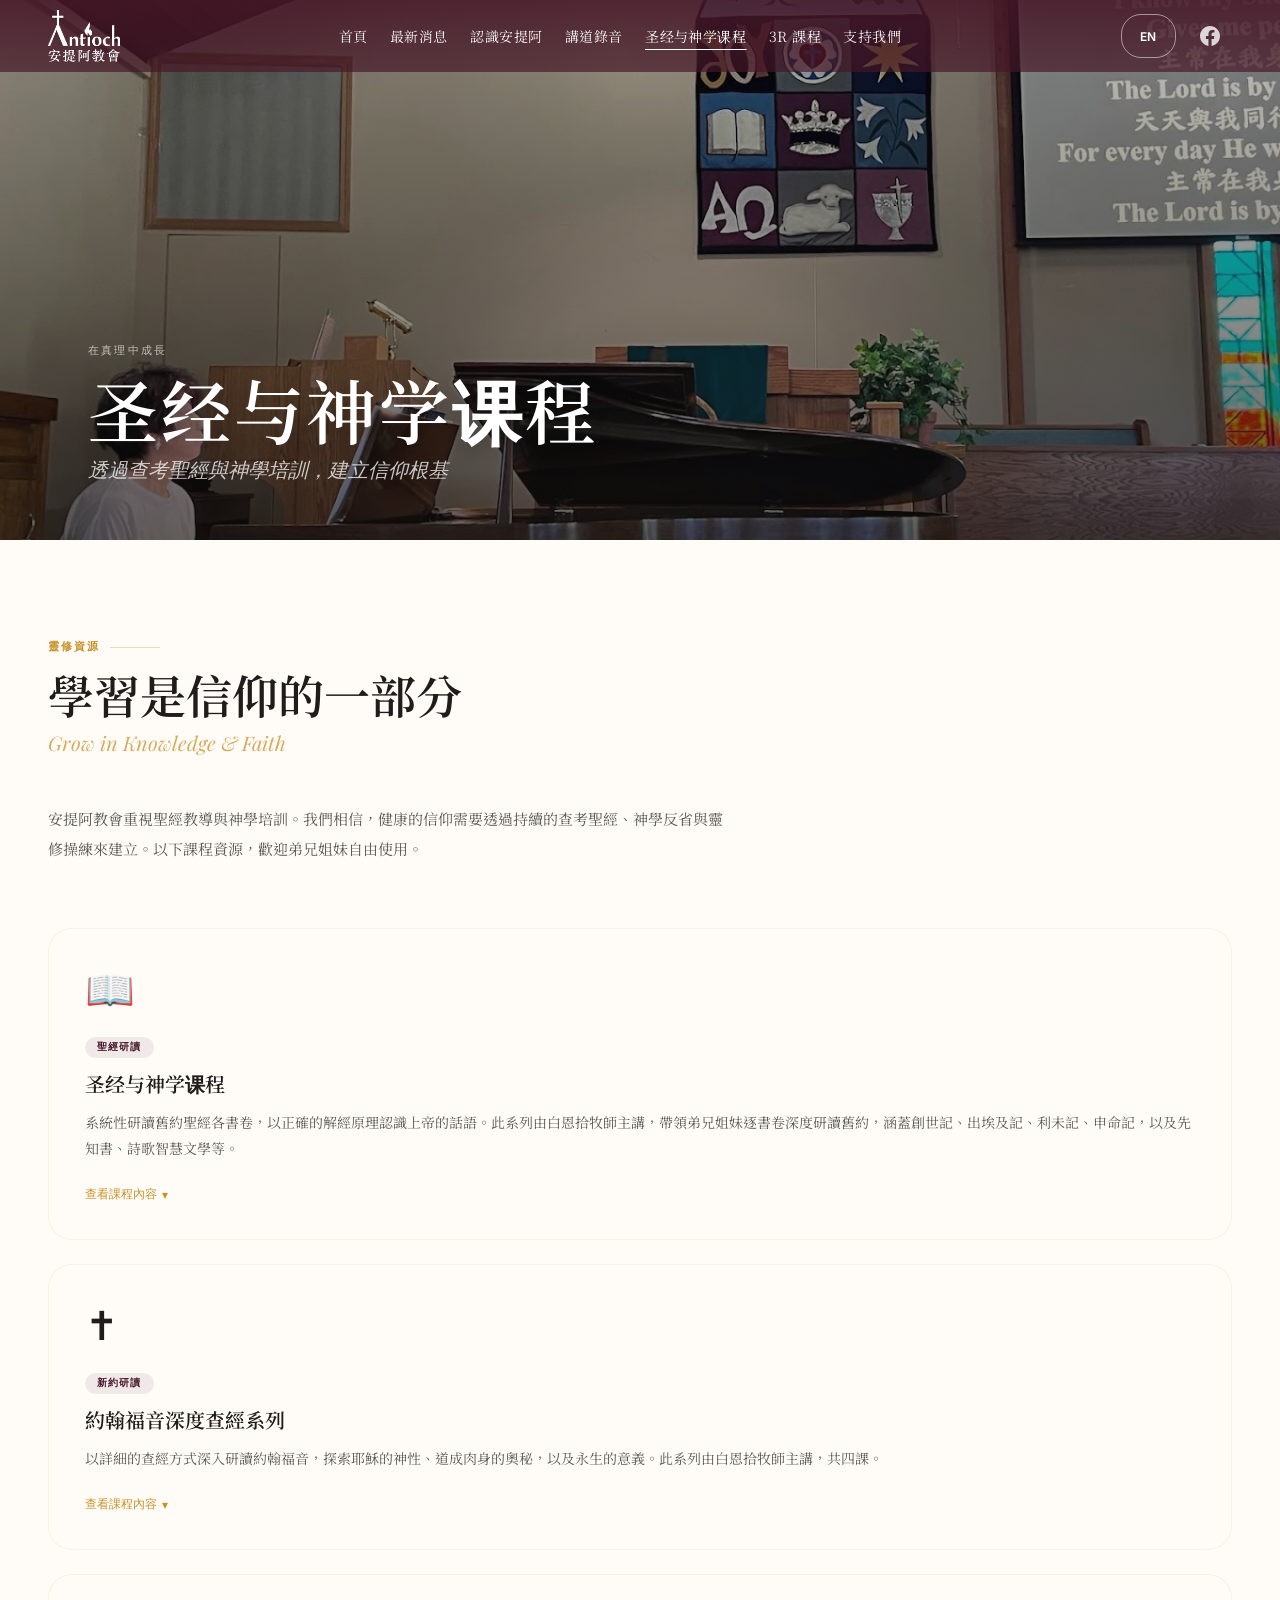
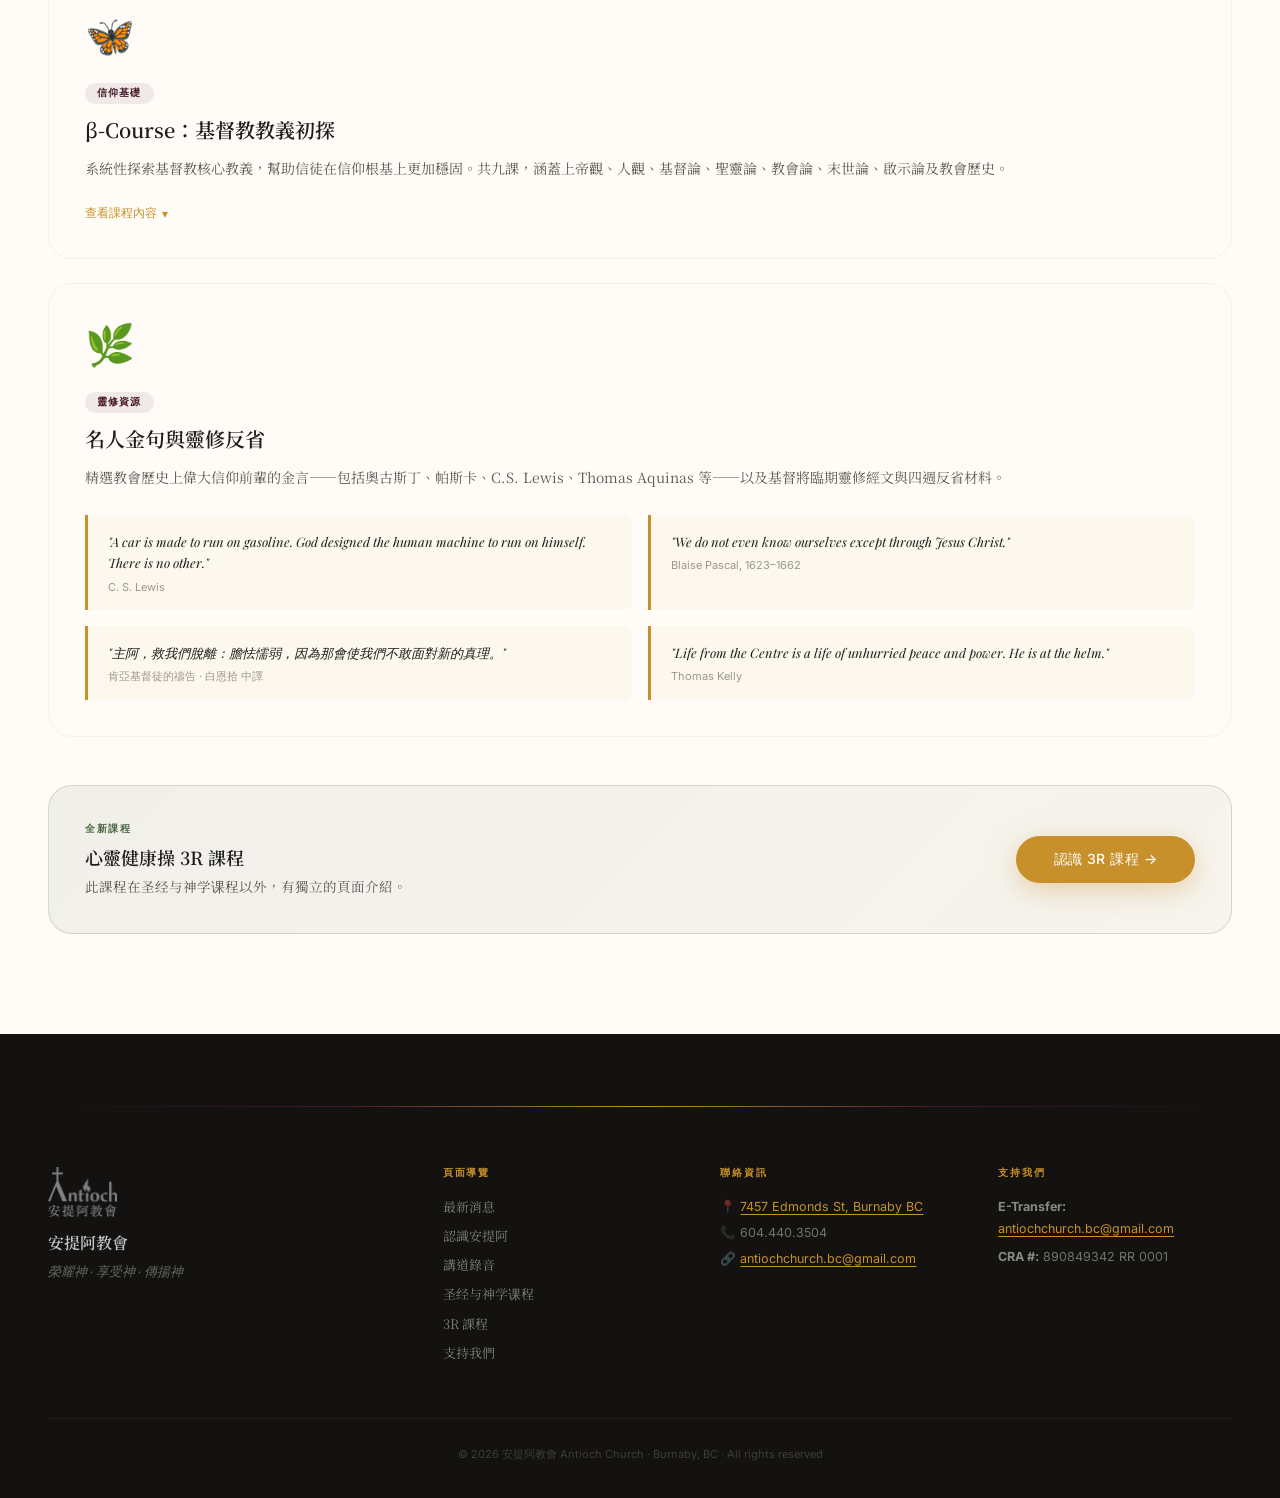
<file: antiochchurch/pages/courses.html>
<!DOCTYPE html>
<!--
  pages/courses.html — 圣经与神学课程 Courses & Formation
  Content sourced from antiochchurch.ca/courses.html
-->
<html lang="zh-TW" id="html-root">
<head>
  <meta charset="UTF-8"/>
  <meta name="viewport" content="width=device-width, initial-scale=1.0"/>
  <title>圣经与神学课程 · 安提阿教會 Antioch Church</title>
  <link rel="preconnect" href="https://fonts.googleapis.com"/>
  <link href="https://fonts.googleapis.com/css2?family=Noto+Serif+TC:wght@300;400;500;600;700&family=Playfair+Display:ital,wght@0,400;0,600;0,700;1,400&family=Inter:wght@300;400;500;600&display=swap" rel="stylesheet"/>
  <link rel="stylesheet" href="../css/main.css"/>
  <style>
    [data-en]{display:none}[data-zh]{display:block}
    span[data-en]{display:none}span[data-zh]{display:inline}
    .lang-en [data-en]{display:block}.lang-en [data-zh]{display:none}
    .lang-en span[data-en]{display:inline}.lang-en span[data-zh]{display:none}

    /* Course cards */
    .course-card {
      background: var(--paper);
      border-radius: var(--radius-lg);
      padding: 36px;
      border: 1px solid rgba(200,144,42,0.10);
      transition: transform 0.3s, box-shadow 0.3s, border-color 0.3s;
    }
    .course-card:hover {
      transform: translateY(-5px);
      box-shadow: 0 20px 56px rgba(200,144,42,0.10);
      border-color: rgba(200,144,42,0.28);
    }
    .course-icon { font-size: 40px; margin-bottom: 20px; }
    .course-title {
      font-family: var(--zh); font-size: 20px; font-weight: 600;
      color: var(--charcoal); margin-bottom: 12px; line-height: 1.35;
    }
    .lang-en .course-title { font-family: var(--sans); }
    .course-desc {
      font-family: var(--zh); font-size: 14px; line-height: 1.9;
      color: var(--mid); margin-bottom: 24px;
    }
    .lang-en .course-desc { font-family: var(--sans); line-height: 1.75; }

    /* Lesson list inside a course */
    .lesson-list { margin-top: 20px; border-top: 1px solid rgba(200,144,42,0.10); padding-top: 20px; }
    .lesson-item {
      display: flex; gap: 14px; align-items: flex-start;
      padding: 10px 0; border-bottom: 1px solid rgba(200,144,42,0.06);
      font-size: 13px;
    }
    .lesson-date { font-family: var(--sans); color: var(--light); flex-shrink: 0; width: 90px; }
    .lesson-title { font-family: var(--zh); color: var(--charcoal); line-height: 1.5; }
    .lang-en .lesson-title { font-family: var(--sans); }
    .lesson-speaker { font-family: var(--sans); color: var(--gold); font-size: 11.5px; margin-top: 2px; }

    /* Show/hide toggle for lesson list */
    .lesson-toggle {
      font-family: var(--sans); font-size: 12px; color: var(--gold);
      cursor: pointer; display: flex; align-items: center; gap: 5px;
      margin-top: 4px; background: none; border: none; padding: 0;
      transition: gap 0.2s;
    }
    .lesson-toggle:hover { gap: 8px; }
    .lesson-list.hidden { display: none; }

    /* Devotional quotes card */
    .quote-grid { display: grid; grid-template-columns: 1fr 1fr; gap: 16px; margin-top: 20px; }
    .quote-mini {
      padding: 16px 20px;
      border-left: 3px solid var(--gold);
      background: rgba(200,144,42,0.04);
      border-radius: 0 var(--radius-sm) var(--radius-sm) 0;
    }
    .quote-mini-text { font-family: var(--serif); font-style: italic; font-size: 13px; color: var(--charcoal); line-height: 1.65; margin-bottom: 6px; }
    .quote-mini-attr { font-family: var(--sans); font-size: 11px; color: var(--light); }

    @media(max-width:768px) {
      .quote-grid { grid-template-columns: 1fr; }
    }
  </style>
</head>
<body>

<nav class="nav" id="nav">
  <a href="../index.html" class="nav-logo">
    <img src="../images/logo.png" alt="Antioch Church Logo"/>
    
  </a>
  <ul class="nav-links">
    <li><a href="../index.html"><span data-zh>首頁</span><span data-en>Home</span></a></li>
    <li><a href="news.html"><span data-zh>最新消息</span><span data-en>News</span></a></li>
    <li><a href="about.html"><span data-zh>認識安提阿</span><span data-en>About</span></a></li>
    <li><a href="sermons.html"><span data-zh>講道錄音</span><span data-en>Sermons</span></a></li>
    <li><a href="courses.html" class="active"><span data-zh>圣经与神学课程</span><span data-en>Courses</span></a></li>
    <li><a href="3r.html"><span data-zh>3R 課程</span><span data-en>3R Course</span></a></li>
    <li><a href="support.html"><span data-zh>支持我們</span><span data-en>Support Us</span></a></li>
  </ul>
  <div class="nav-right">
    <button class="lang-btn" id="langBtn" onclick="toggleLang()">EN</button>
    <a class="nav-fb" href="https://www.facebook.com/groups/119017864946632/" target="_blank" aria-label="Facebook">
      <svg width="20" height="20" viewBox="0 0 24 24" fill="currentColor"><path d="M24 12.07C24 5.41 18.63 0 12 0S0 5.41 0 12.07C0 18.1 4.39 23.1 10.13 24v-8.44H7.08v-3.49h3.05V9.41c0-3.02 1.8-4.7 4.54-4.7 1.31 0 2.68.24 2.68.24v2.97h-1.51c-1.49 0-1.95.93-1.95 1.88v2.25h3.32l-.53 3.49h-2.79V24C19.62 23.1 24 18.1 24 12.07z"/></svg>
    </a>
    <button class="nav-hamburger" onclick="toggleMenu()" aria-label="Open menu"><span></span><span></span><span></span></button>
  </div>
</nav>
<div class="mobile-menu" id="mobileMenu">
  <a href="../index.html"><span data-zh>首頁</span><span data-en>Home</span></a>
  <a href="news.html"><span data-zh>最新消息</span><span data-en>News</span></a>
  <a href="about.html"><span data-zh>認識安提阿</span><span data-en>About Us</span></a>
  <a href="sermons.html"><span data-zh>講道錄音</span><span data-en>Sermons</span></a>
  <a href="courses.html"><span data-zh>圣经与神学课程</span><span data-en>Courses</span></a>
  <a href="3r.html"><span data-zh>3R 課程</span><span data-en>3R Course</span></a>
  <a href="support.html"><span data-zh>支持我們</span><span data-en>Support Us</span></a>
</div>

<!-- HERO -->
<div class="page-hero">
  <div class="page-hero__bg"><img src="../images/piano.jpeg" alt="Learning and formation"/></div>
  <div class="page-hero__overlay"></div>
  <div class="page-hero__content">
    <div class="page-hero__eyebrow"><span data-zh>在真理中成長</span><span data-en>Learning & Formation</span></div>
    <div class="page-hero__title"><span data-zh>圣经与神学课程</span><span data-en>Courses</span></div>
    <div class="page-hero__subtitle"><span data-zh>透過查考聖經與神學培訓，建立信仰根基</span><span data-en>Building faith through Scripture study and theological formation</span></div>
  </div>
</div>

<section class="section section--paper">
  <div class="container">

    <!-- INTRO -->
    <div class="reveal" style="max-width:680px;margin-bottom:64px">
      <div class="t-eyebrow"><span data-zh>靈修資源</span><span data-en>Spiritual Resources</span></div>
      <h2 class="t-h2"><span data-zh>學習是信仰的一部分</span><span data-en>Learning as Part of Faith</span></h2>
      <div class="t-h2-sub"><span data-zh>Grow in Knowledge & Faith</span><span data-en>在知識與信仰中成長</span></div>
      <p class="t-body">
        <span data-zh>安提阿教會重視聖經教導與神學培訓。我們相信，健康的信仰需要透過持續的查考聖經、神學反省與靈修操練來建立。以下課程資源，歡迎弟兄姐妹自由使用。</span>
        <span data-en>Antioch Church places great value on biblical teaching and theological formation. We believe healthy faith is built through ongoing Scripture study, theological reflection, and spiritual discipline. The following course resources are freely available to all.</span>
      </p>
    </div>

    <!-- COURSE 1: 圣经与神学课程 (renamed per requirements) -->
    <div class="course-card reveal" style="margin-bottom:24px">
      <div class="course-icon">📖</div>
      <div class="tag"><span data-zh>聖經研讀</span><span data-en>Bible Study</span></div>
      <!-- This name is required by the design brief — do not change -->
      <div class="course-title">圣经与神学课程</div>
      <div class="course-desc">
        <span data-zh>系統性研讀舊約聖經各書卷，以正確的解經原理認識上帝的話語。此系列由白恩拾牧師主講，帶領弟兄姐妹逐書卷深度研讀舊約，涵蓋創世記、出埃及記、利未記、申命記，以及先知書、詩歌智慧文學等。</span>
        <span data-en>Systematic study of Old Testament books, guided by sound principles of biblical interpretation. Led by Pastor Victor Pai, this series takes participants through an in-depth study of the Old Testament — from Genesis and Exodus through the Prophets and Wisdom literature.</span>
      </div>
      <button class="lesson-toggle" onclick="toggleLessons('ot')">
        <span data-zh>查看課程內容</span><span data-en>View Lessons</span> ▾
      </button>
      <div class="lesson-list hidden" id="lessons-ot">
        <div class="lesson-item"><div class="lesson-date">2013-08-10</div><div><div class="lesson-title"><span data-zh>創世記 (1)</span><span data-en>Genesis (1)</span></div><div class="lesson-speaker">Victor Pai</div></div></div>
        <div class="lesson-item"><div class="lesson-date">2013-08-14</div><div><div class="lesson-title"><span data-zh>創世記 (2)</span><span data-en>Genesis (2)</span></div><div class="lesson-speaker">Victor Pai</div></div></div>
        <div class="lesson-item"><div class="lesson-date">2013-08-21</div><div><div class="lesson-title"><span data-zh>創世記 (3)</span><span data-en>Genesis (3)</span></div><div class="lesson-speaker">Victor Pai</div></div></div>
        <div class="lesson-item"><div class="lesson-date">2013-08-28</div><div><div class="lesson-title"><span data-zh>出埃及記</span><span data-en>Exodus</span></div><div class="lesson-speaker">Victor Pai</div></div></div>
        <div class="lesson-item"><div class="lesson-date">2013-09-04</div><div><div class="lesson-title"><span data-zh>利未記</span><span data-en>Leviticus</span></div><div class="lesson-speaker">Victor Pai</div></div></div>
        <div class="lesson-item"><div class="lesson-date">2013-09-25</div><div><div class="lesson-title"><span data-zh>民數記</span><span data-en>Numbers</span></div><div class="lesson-speaker">Victor Pai</div></div></div>
        <div class="lesson-item"><div class="lesson-date">2013-10-02</div><div><div class="lesson-title"><span data-zh>申命記</span><span data-en>Deuteronomy</span></div><div class="lesson-speaker">Victor Pai</div></div></div>
        <div class="lesson-item"><div class="lesson-date">2013-10-16</div><div><div class="lesson-title"><span data-zh>約書亞記</span><span data-en>Joshua</span></div><div class="lesson-speaker">Victor Pai</div></div></div>
        <div style="padding:10px 0;font-family:var(--sans);font-size:12px;color:var(--light)">
          <span data-zh>+ 更多課程，涵蓋歷史書、詩歌書及先知書全系列</span>
          <span data-en>+ More lessons covering historical books, wisdom literature, and the prophets</span>
        </div>
      </div>
    </div>

    <!-- COURSE 2: 約翰福音 -->
    <div class="course-card reveal" style="margin-bottom:24px">
      <div class="course-icon">✝️</div>
      <div class="tag"><span data-zh>新約研讀</span><span data-en>New Testament</span></div>
      <div class="course-title"><span data-zh>約翰福音深度查經系列</span><span data-en>In-Depth Gospel of John Bible Study</span></div>
      <div class="course-desc">
        <span data-zh>以詳細的查經方式深入研讀約翰福音，探索耶穌的神性、道成肉身的奧秘，以及永生的意義。此系列由白恩拾牧師主講，共四課。</span>
        <span data-en>An in-depth study of the Gospel of John — exploring Jesus' divinity, the mystery of the Incarnation, and the meaning of eternal life. Four sessions led by Pastor Victor Pai.</span>
      </div>
      <button class="lesson-toggle" onclick="toggleLessons('john')">
        <span data-zh>查看課程內容</span><span data-en>View Lessons</span> ▾
      </button>
      <div class="lesson-list hidden" id="lessons-john">
        <div class="lesson-item"><div class="lesson-date">2005-09-02</div><div><div class="lesson-title"><span data-zh>約翰福音深度查經 (1)</span><span data-en>John In-Depth Study (1)</span></div><div class="lesson-speaker">Victor Pai</div></div></div>
        <div class="lesson-item"><div class="lesson-date">2005-09-16</div><div><div class="lesson-title"><span data-zh>約翰福音深度查經 (2)</span><span data-en>John In-Depth Study (2)</span></div><div class="lesson-speaker">Victor Pai</div></div></div>
        <div class="lesson-item"><div class="lesson-date">2005-10-14</div><div><div class="lesson-title"><span data-zh>約翰福音深度查經 (3)</span><span data-en>John In-Depth Study (3)</span></div><div class="lesson-speaker">Victor Pai</div></div></div>
        <div class="lesson-item"><div class="lesson-date">2005-10-28</div><div><div class="lesson-title"><span data-zh>約翰福音深度查經 (4)</span><span data-en>John In-Depth Study (4)</span></div><div class="lesson-speaker">Victor Pai</div></div></div>
      </div>
    </div>

    <!-- COURSE 3: β-Course -->
    <div class="course-card reveal" style="margin-bottom:24px">
      <div class="course-icon">🦋</div>
      <div class="tag"><span data-zh>信仰基礎</span><span data-en>Christian Foundations</span></div>
      <div class="course-title"><span data-zh>β-Course：基督教教義初探</span><span data-en>β-Course: Introduction to Christian Doctrine</span></div>
      <div class="course-desc">
        <span data-zh>系統性探索基督教核心教義，幫助信徒在信仰根基上更加穩固。共九課，涵蓋上帝觀、人觀、基督論、聖靈論、教會論、末世論、啟示論及教會歷史。</span>
        <span data-en>A systematic exploration of core Christian beliefs to help believers build a stronger faith foundation. Nine lessons covering the doctrines of God, humanity, Christ, the Holy Spirit, the Church, eschatology, revelation, and church history.</span>
      </div>
      <button class="lesson-toggle" onclick="toggleLessons('beta')">
        <span data-zh>查看課程內容</span><span data-en>View Lessons</span> ▾
      </button>
      <div class="lesson-list hidden" id="lessons-beta">
        <div class="lesson-item"><div class="lesson-date">2006-07-22</div><div><div class="lesson-title"><span data-zh>第一課：基督教的人觀</span><span data-en>Lesson 1: The Christian View of Humanity</span></div><div class="lesson-speaker">Victor Pai</div></div></div>
        <div class="lesson-item"><div class="lesson-date">2006-07-29</div><div><div class="lesson-title"><span data-zh>第二課：基督教的上帝觀</span><span data-en>Lesson 2: The Christian View of God</span></div><div class="lesson-speaker">Victor Pai</div></div></div>
        <div class="lesson-item"><div class="lesson-date">2006-07-29</div><div><div class="lesson-title"><span data-zh>第三課：認識耶穌是誰</span><span data-en>Lesson 3: Who Is Jesus?</span></div><div class="lesson-speaker">Victor Pai</div></div></div>
        <div class="lesson-item"><div class="lesson-date">2006-08-12</div><div><div class="lesson-title"><span data-zh>第四課：認識聖靈（附：認識靈恩運動）</span><span data-en>Lesson 4: The Holy Spirit (incl. Charismatic Movement)</span></div><div class="lesson-speaker">Victor Pai</div></div></div>
        <div class="lesson-item"><div class="lesson-date">2006-08-12</div><div><div class="lesson-title"><span data-zh>第五課：認識教會</span><span data-en>Lesson 5: Understanding the Church</span></div><div class="lesson-speaker">Victor Pai</div></div></div>
        <div class="lesson-item"><div class="lesson-date">2006-08-19</div><div><div class="lesson-title"><span data-zh>第六課：終末的盼望——認識末世論</span><span data-en>Lesson 6: Eschatology — The Hope of the End Times</span></div><div class="lesson-speaker">Victor Pai</div></div></div>
        <div class="lesson-item"><div class="lesson-date">2006-08-19</div><div><div class="lesson-title"><span data-zh>第七課：啟示與信仰——認識啟示論</span><span data-en>Lesson 7: Revelation and Faith — Understanding Revelation</span></div><div class="lesson-speaker">Victor Pai</div></div></div>
        <div class="lesson-item"><div class="lesson-date">2006-08-26</div><div><div class="lesson-title"><span data-zh>第八課：認識教會歷史(1)：天主教、東正教和新教</span><span data-en>Lesson 8: Church History (1) — Catholic, Orthodox, Protestant</span></div><div class="lesson-speaker">Victor Pai</div></div></div>
        <div class="lesson-item"><div class="lesson-date">2006-08-26</div><div><div class="lesson-title"><span data-zh>第九課：認識教會歷史(2)：教會歷史概述</span><span data-en>Lesson 9: Church History (2) — Overview</span></div><div class="lesson-speaker">Victor Pai</div></div></div>
      </div>
    </div>

    <!-- COURSE 4: Devotional Quotes -->
    <div class="course-card reveal" style="margin-bottom:48px">
      <div class="course-icon">🌿</div>
      <div class="tag"><span data-zh>靈修資源</span><span data-en>Devotional Resources</span></div>
      <div class="course-title"><span data-zh>名人金句與靈修反省</span><span data-en>Classic Devotional Quotes & Reflection</span></div>
      <div class="course-desc">
        <span data-zh>精選教會歷史上偉大信仰前輩的金言——包括奧古斯丁、帕斯卡、C.S. Lewis、Thomas Aquinas 等——以及基督將臨期靈修經文與四週反省材料。</span>
        <span data-en>Curated wisdom from great Christian thinkers throughout history — including Augustine, Pascal, C.S. Lewis, Thomas Aquinas, and more — alongside a four-week Advent devotional series.</span>
      </div>
      <div class="quote-grid">
        <div class="quote-mini">
          <div class="quote-mini-text">"A car is made to run on gasoline. God designed the human machine to run on himself. There is no other."</div>
          <div class="quote-mini-attr">C. S. Lewis</div>
        </div>
        <div class="quote-mini">
          <div class="quote-mini-text">"We do not even know ourselves except through Jesus Christ."</div>
          <div class="quote-mini-attr">Blaise Pascal, 1623–1662</div>
        </div>
        <div class="quote-mini">
          <div class="quote-mini-text">"主阿，救我們脫離：膽怯懦弱，因為那會使我們不敢面對新的真理。"</div>
          <div class="quote-mini-attr">肯亞基督徒的禱告 · 白恩拾 中譯</div>
        </div>
        <div class="quote-mini">
          <div class="quote-mini-text">"Life from the Centre is a life of unhurried peace and power. He is at the helm."</div>
          <div class="quote-mini-attr">Thomas Kelly</div>
        </div>
      </div>
    </div>

    <!-- Link to 3R -->
    <div class="reveal" style="padding:36px;border-radius:var(--radius-lg);background:linear-gradient(135deg,rgba(26,42,26,0.06),rgba(42,58,42,0.04));border:1px solid rgba(74,103,65,0.2);display:flex;align-items:center;justify-content:space-between;gap:24px;flex-wrap:wrap">
      <div>
        <div style="font-family:var(--sans);font-size:10px;font-weight:700;letter-spacing:0.15em;text-transform:uppercase;color:#4A6741;margin-bottom:8px"><span data-zh>全新課程</span><span data-en>New Program</span></div>
        <div style="font-family:var(--zh);font-size:18px;font-weight:600;color:var(--charcoal);margin-bottom:6px"><span data-zh>心靈健康操 3R 課程</span><span data-en>3R Soul Fitness Course</span></div>
        <div style="font-family:var(--zh);font-size:13.5px;color:var(--mid)"><span data-zh>此課程在圣经与神学课程以外，有獨立的頁面介紹。</span><span data-en>This course has its own dedicated page with full information.</span></div>
      </div>
      <a href="3r.html" class="btn btn--gold"><span data-zh>認識 3R 課程 →</span><span data-en>Learn About 3R →</span></a>
    </div>

  </div>
</section>

<!-- FOOTER -->
<footer class="footer">
  <div class="footer-rule"></div>
  <div class="footer-grid container">
    <div>
      <div class="footer-logo"><img src="../images/logo.png" alt="Antioch Church"/></div>
      <div class="footer-brand-zh"><span data-zh>安提阿教會</span><span data-en>Antioch Church</span></div>
      <div class="footer-brand-slogan"><span data-zh>榮耀神 · 享受神 · 傳揚神</span><span data-en>Glorify · Enjoy · Proclaim God</span></div>
    </div>
    <div>
      <div class="footer-heading"><span data-zh>頁面導覽</span><span data-en>Navigation</span></div>
      <ul class="footer-links">
        <li><a href="news.html"><span data-zh>最新消息</span><span data-en>News</span></a></li>
        <li><a href="about.html"><span data-zh>認識安提阿</span><span data-en>About</span></a></li>
        <li><a href="sermons.html"><span data-zh>講道錄音</span><span data-en>Sermons</span></a></li>
        <li><a href="courses.html"><span data-zh>圣经与神学课程</span><span data-en>Courses</span></a></li>
        <li><a href="3r.html"><span data-zh>3R 課程</span><span data-en>3R Course</span></a></li>
        <li><a href="support.html"><span data-zh>支持我們</span><span data-en>Support Us</span></a></li>
      </ul>
    </div>
    <div>
      <div class="footer-heading"><span data-zh>聯絡資訊</span><span data-en>Contact</span></div>
      <div class="footer-info">
        <p>📍 <a href="https://goo.gl/maps/uirdbHYFjBQz1rMK7" target="_blank">7457 Edmonds St, Burnaby BC</a></p>
        <p>📞 604.440.3504</p>
        <p>🔗 <a href="mailto:antiochchurch.bc@gmail.com">antiochchurch.bc@gmail.com</a></p>
      </div>
    </div>
    <div>
      <div class="footer-heading"><span data-zh>支持我們</span><span data-en>Support</span></div>
      <div class="footer-info">
        <p><strong style="color:rgba(255,255,255,0.5)">E-Transfer:</strong><br/><a href="mailto:antiochchurch.bc@gmail.com">antiochchurch.bc@gmail.com</a></p>
        <p style="margin-top:6px"><strong style="color:rgba(255,255,255,0.5)">CRA #:</strong> 890849342 RR 0001</p>
      </div>
    </div>
  </div>
  <div class="footer-bottom">© 2026 安提阿教會 Antioch Church · Burnaby, BC · All rights reserved</div>
</footer>

<script src="../js/nav.js"></script>
<script src="../js/reveal.js"></script>
<script>
  // Toggle lesson list visibility for each course
  function toggleLessons(id) {
    const list = document.getElementById('lessons-' + id);
    const btn  = list.previousElementSibling;
    const isHidden = list.classList.toggle('hidden');
    // Update button label based on state
    const zhShow = '查看課程內容', zhHide = '收起課程內容';
    const enShow = 'View Lessons',   enHide = 'Hide Lessons';
    const isEn = document.body.classList.contains('lang-en');
    btn.querySelector('[data-zh]').textContent = isHidden ? zhShow : zhHide;
    btn.querySelector('[data-en]').textContent = isHidden ? enShow : enHide;
  }
</script>
</body>
</html>
</file>
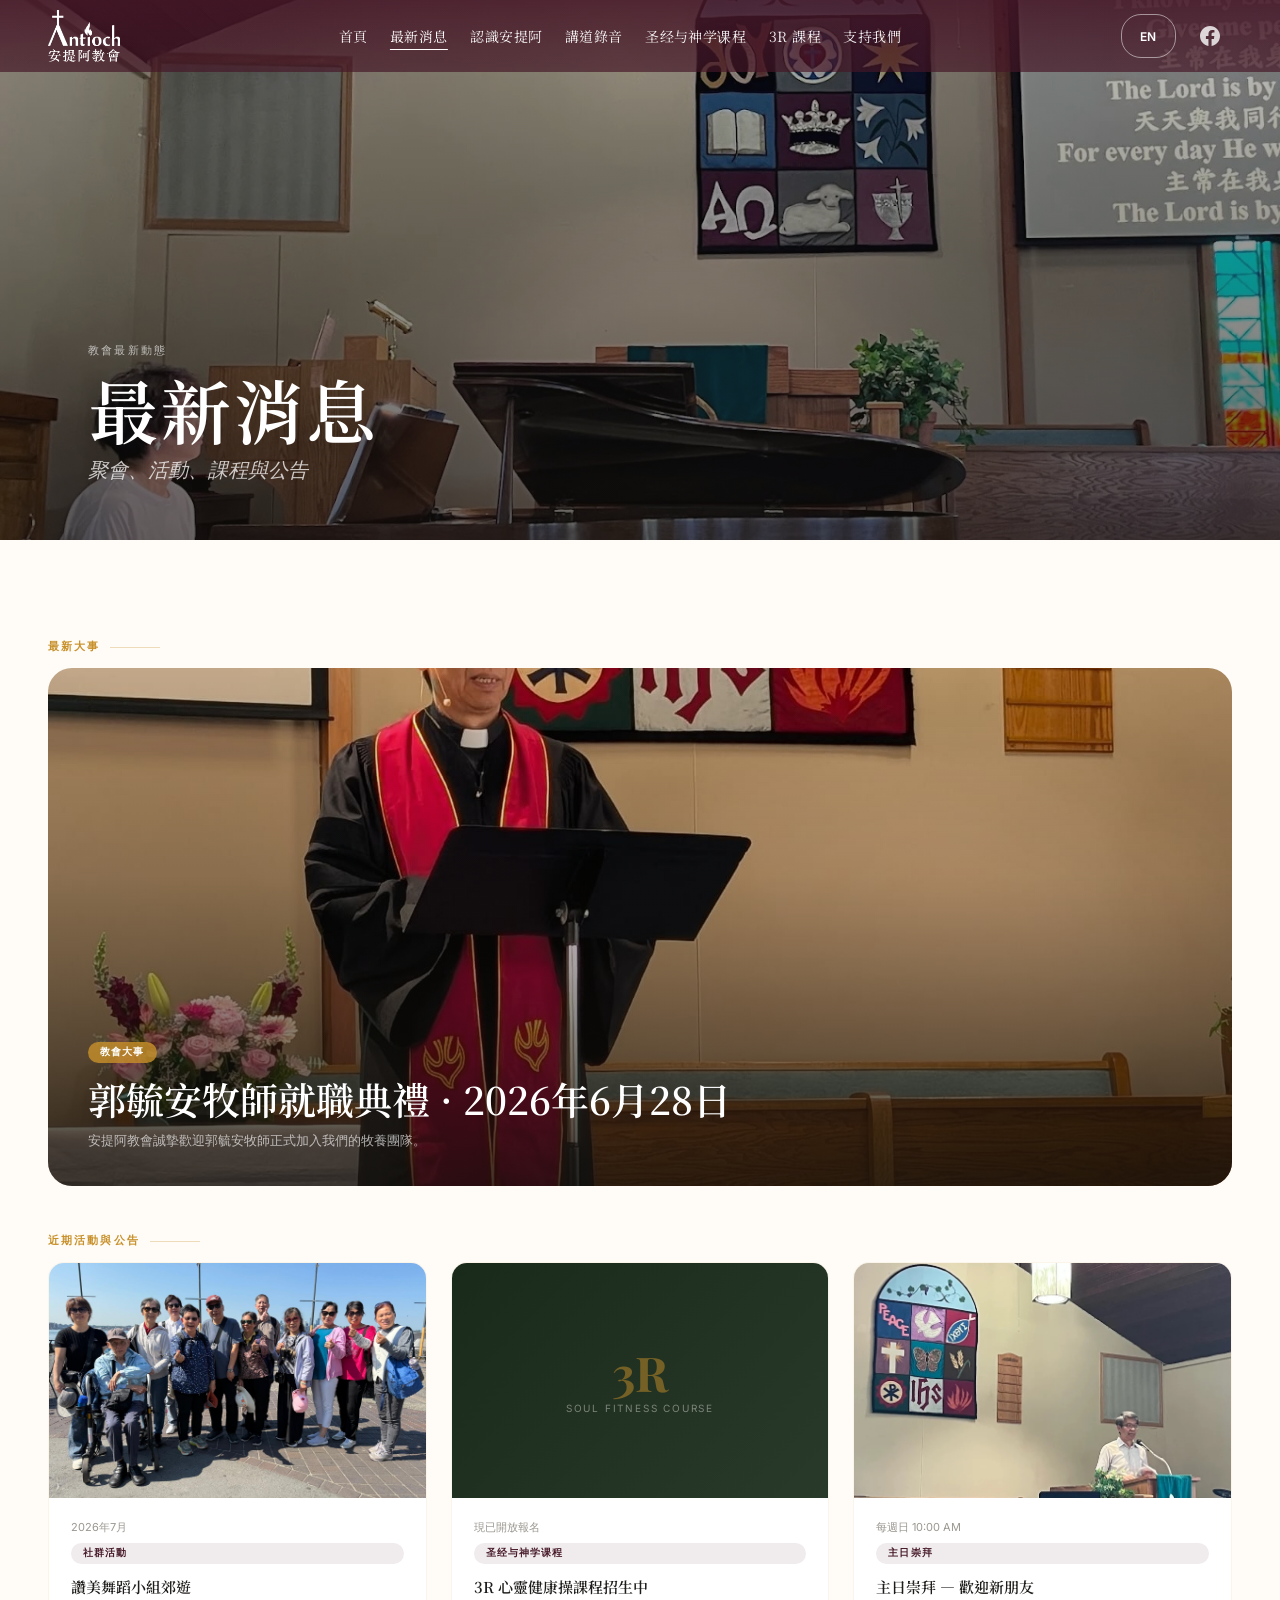
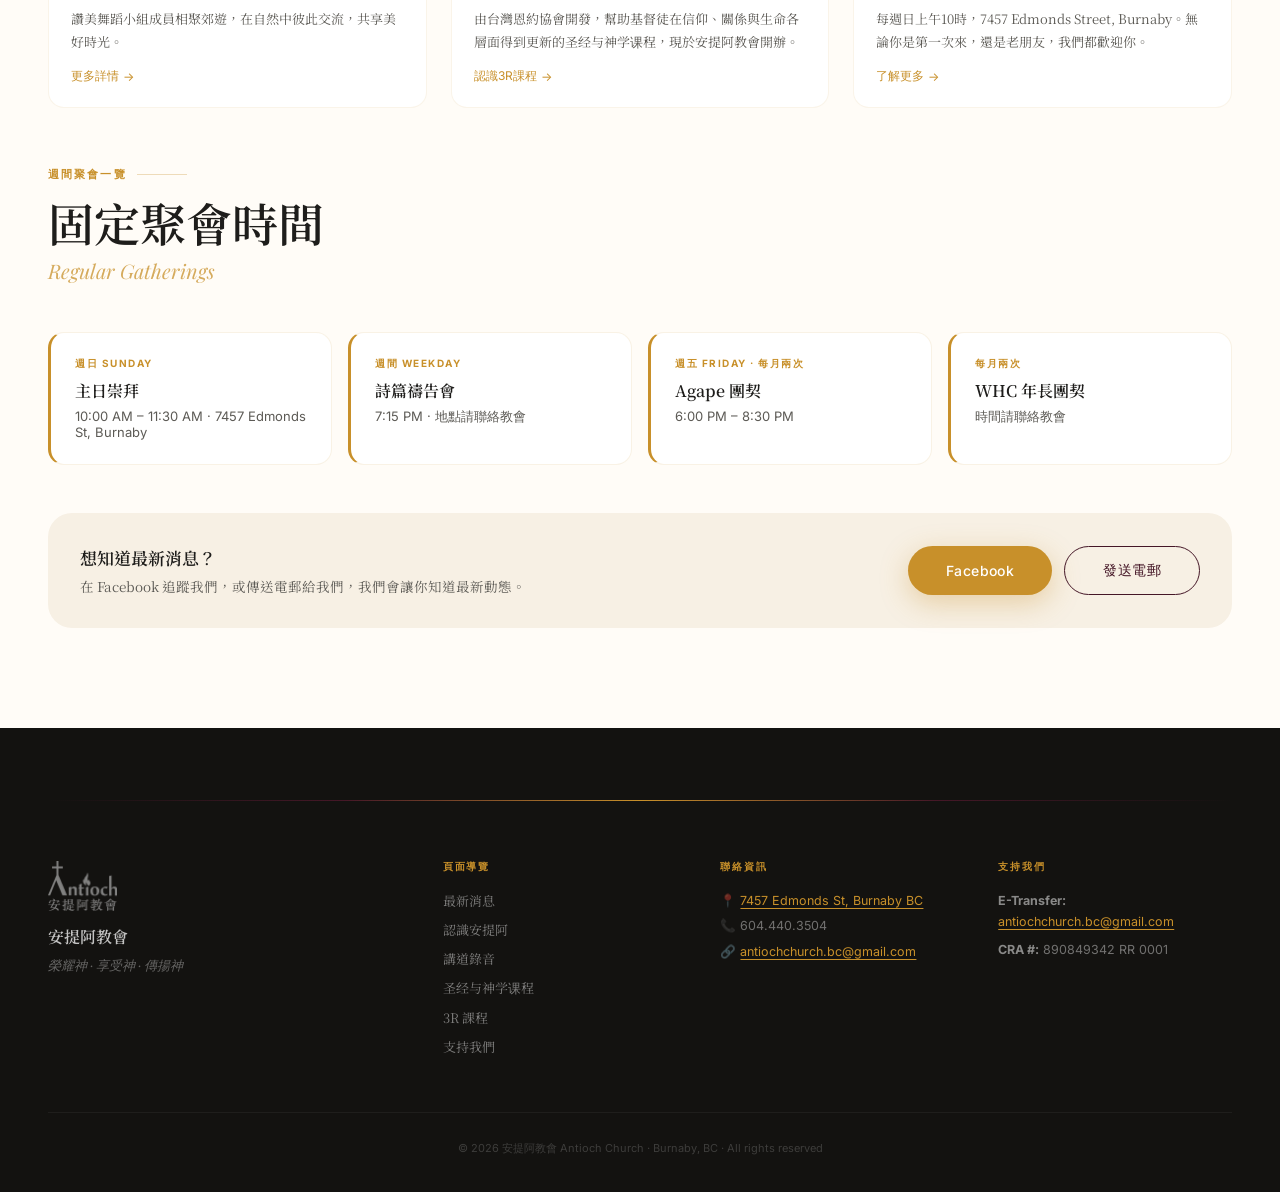
<file: antiochchurch/pages/news.html>
<!DOCTYPE html>
<!--
  pages/news.html — 最新消息 Latest News & Events
-->
<html lang="zh-TW" id="html-root">
<head>
  <meta charset="UTF-8"/>
  <meta name="viewport" content="width=device-width, initial-scale=1.0"/>
  <title>最新消息 · 安提阿教會 Antioch Church</title>
  <link rel="preconnect" href="https://fonts.googleapis.com"/>
  <link href="https://fonts.googleapis.com/css2?family=Noto+Serif+TC:wght@300;400;500;600;700&family=Playfair+Display:ital,wght@0,400;0,600;0,700;1,400&family=Inter:wght@300;400;500;600&display=swap" rel="stylesheet"/>
  <link rel="stylesheet" href="../css/main.css"/>
  <style>
    [data-en]{display:none}[data-zh]{display:block}
    span[data-en]{display:none}span[data-zh]{display:inline}
    .lang-en [data-en]{display:block}.lang-en [data-zh]{display:none}
    .lang-en span[data-en]{display:inline}.lang-en span[data-zh]{display:none}

    /* Featured event — large photo with overlay text */
    .featured-event {
      position: relative;
      border-radius: var(--radius-lg);
      overflow: hidden;
      aspect-ratio: 16/7;
      cursor: pointer;
      margin-bottom: 48px;
    }
    .featured-event img {
      width: 100%; height: 100%;
      object-fit: cover;
      transition: transform 0.5s;
    }
    .featured-event:hover img { transform: scale(1.03); }
    .featured-event::after {
      content: '';
      position: absolute; inset: 0;
      background: linear-gradient(to top, rgba(18,16,12,0.80) 0%, rgba(18,16,12,0.20) 60%, transparent 100%);
    }
    .featured-event-content {
      position: absolute; bottom: 0; left: 0; right: 0;
      padding: 36px 40px; z-index: 1;
    }
    .featured-event-title {
      font-family: var(--zh);
      font-size: clamp(22px, 3.5vw, 38px);
      font-weight: 600; color: white; line-height: 1.25;
      margin-bottom: 10px;
    }
    .lang-en .featured-event-title { font-family: var(--serif); }
    .featured-event-meta { font-family: var(--sans); font-size: 13px; color: rgba(255,255,255,0.65); }

    /* News grid: 3 columns */
    .news-grid {
      display: grid;
      grid-template-columns: repeat(3, 1fr);
      gap: 24px;
      margin-bottom: 60px;
    }
    .news-card {
      background: white;
      border-radius: var(--radius-md);
      overflow: hidden;
      border: 1px solid rgba(200,144,42,0.10);
      transition: transform 0.3s, box-shadow 0.3s;
      cursor: pointer;
      text-decoration: none;
      color: inherit;
      display: flex;
      flex-direction: column;
    }
    .news-card:hover {
      transform: translateY(-5px);
      box-shadow: 0 16px 40px rgba(200,144,42,0.12);
    }
    .news-card-img {
      aspect-ratio: 16/10; overflow: hidden;
    }
    .news-card-img img {
      width: 100%; height: 100%; object-fit: cover;
      transition: transform 0.5s;
    }
    .news-card:hover .news-card-img img { transform: scale(1.05); }
    .news-card-body { padding: 22px; flex: 1; display: flex; flex-direction: column; }
    .news-card-date { font-family: var(--sans); font-size: 11px; color: var(--light); margin-bottom: 8px; }
    .news-card-title {
      font-family: var(--zh); font-size: 15px; font-weight: 600;
      color: var(--charcoal); line-height: 1.45; margin-bottom: 10px; flex: 1;
    }
    .lang-en .news-card-title { font-family: var(--sans); }
    .news-card-desc { font-family: var(--zh); font-size: 13px; line-height: 1.75; color: var(--mid); margin-bottom: 14px; }
    .lang-en .news-card-desc { font-family: var(--sans); }
    .news-card-more { font-family: var(--sans); font-size: 12px; color: var(--gold); display: flex; align-items: center; gap: 4px; transition: gap 0.2s; }
    .news-card:hover .news-card-more { gap: 8px; }

    /* Weekly gatherings section */
    .gathering-grid {
      display: grid;
      grid-template-columns: repeat(auto-fill, minmax(260px, 1fr));
      gap: 16px;
    }
    .gathering-card {
      background: white;
      border-radius: var(--radius-md);
      padding: 24px;
      border-left: 3px solid var(--gold);
      border: 1px solid rgba(200,144,42,0.12);
      border-left: 3px solid var(--gold);
    }
    .gathering-day { font-family: var(--sans); font-size: 10px; font-weight: 700; letter-spacing: 0.15em; text-transform: uppercase; color: var(--gold); margin-bottom: 8px; }
    .gathering-name { font-family: var(--zh); font-size: 16px; font-weight: 600; color: var(--charcoal); margin-bottom: 6px; }
    .lang-en .gathering-name { font-family: var(--sans); }
    .gathering-time { font-family: var(--sans); font-size: 13px; color: var(--mid); }

    @media(max-width:1024px) { .news-grid { grid-template-columns: 1fr 1fr; } }
    @media(max-width:640px) {
      .news-grid { grid-template-columns: 1fr; }
      .featured-event-content { padding: 24px; }
    }
  </style>
</head>
<body>

<nav class="nav" id="nav">
  <a href="../index.html" class="nav-logo">
    <img src="../images/logo.png" alt="Antioch Church Logo"/>
    
  </a>
  <ul class="nav-links">
    <li><a href="../index.html"><span data-zh>首頁</span><span data-en>Home</span></a></li>
    <li><a href="news.html" class="active"><span data-zh>最新消息</span><span data-en>News</span></a></li>
    <li><a href="about.html"><span data-zh>認識安提阿</span><span data-en>About</span></a></li>
    <li><a href="sermons.html"><span data-zh>講道錄音</span><span data-en>Sermons</span></a></li>
    <li><a href="courses.html"><span data-zh>圣经与神学课程</span><span data-en>Courses</span></a></li>
    <li><a href="3r.html"><span data-zh>3R 課程</span><span data-en>3R Course</span></a></li>
    <li><a href="support.html"><span data-zh>支持我們</span><span data-en>Support Us</span></a></li>
  </ul>
  <div class="nav-right">
    <button class="lang-btn" id="langBtn" onclick="toggleLang()">EN</button>
    <a class="nav-fb" href="https://www.facebook.com/groups/119017864946632/" target="_blank" aria-label="Facebook">
      <svg width="20" height="20" viewBox="0 0 24 24" fill="currentColor"><path d="M24 12.07C24 5.41 18.63 0 12 0S0 5.41 0 12.07C0 18.1 4.39 23.1 10.13 24v-8.44H7.08v-3.49h3.05V9.41c0-3.02 1.8-4.7 4.54-4.7 1.31 0 2.68.24 2.68.24v2.97h-1.51c-1.49 0-1.95.93-1.95 1.88v2.25h3.32l-.53 3.49h-2.79V24C19.62 23.1 24 18.1 24 12.07z"/></svg>
    </a>
    <button class="nav-hamburger" onclick="toggleMenu()" aria-label="Open menu"><span></span><span></span><span></span></button>
  </div>
</nav>
<div class="mobile-menu" id="mobileMenu">
  <a href="../index.html"><span data-zh>首頁</span><span data-en>Home</span></a>
  <a href="news.html"><span data-zh>最新消息</span><span data-en>News</span></a>
  <a href="about.html"><span data-zh>認識安提阿</span><span data-en>About Us</span></a>
  <a href="sermons.html"><span data-zh>講道錄音</span><span data-en>Sermons</span></a>
  <a href="courses.html"><span data-zh>圣经与神学课程</span><span data-en>Courses</span></a>
  <a href="3r.html"><span data-zh>3R 課程</span><span data-en>3R Course</span></a>
  <a href="support.html"><span data-zh>支持我們</span><span data-en>Support Us</span></a>
</div>

<!-- HERO -->
<div class="page-hero">
  <div class="page-hero__bg"><img src="../images/piano.jpeg" alt="Sunday worship"/></div>
  <div class="page-hero__overlay"></div>
  <div class="page-hero__content">
    <div class="page-hero__eyebrow"><span data-zh>教會最新動態</span><span data-en>Church News & Events</span></div>
    <div class="page-hero__title"><span data-zh>最新消息</span><span data-en>Latest News</span></div>
    <div class="page-hero__subtitle"><span data-zh>聚會、活動、課程與公告</span><span data-en>Gatherings, Events, Courses & Announcements</span></div>
  </div>
</div>

<!-- FEATURED EVENT -->
<section class="section section--paper">
  <div class="container">
    <div class="t-eyebrow reveal"><span data-zh>最新大事</span><span data-en>Featured Event</span></div>

    <div class="featured-event reveal">
      <img src="../images/pastor-andy.jpeg" alt="Pastor Andy Guo Induction"/>
      <div class="featured-event-content">
        <div class="tag tag--white"><span data-zh>教會大事</span><span data-en>Milestone</span></div>
        <div class="featured-event-title">
          <span data-zh>郭毓安牧師就職典禮 · 2026年6月28日</span>
          <span data-en>Pastor Andy Guo Induction Ceremony · June 28, 2026</span>
        </div>
        <div class="featured-event-meta">
          <span data-zh>安提阿教會誠摯歡迎郭毓安牧師正式加入我們的牧養團隊。</span>
          <span data-en>Antioch Church warmly welcomes Pastor Andy Guo as he formally joins our pastoral team.</span>
        </div>
      </div>
    </div>

    <!-- NEWS GRID -->
    <div class="t-eyebrow reveal"><span data-zh>近期活動與公告</span><span data-en>Recent Events & Announcements</span></div>
    <div class="news-grid">

      <div class="news-card reveal">
        <div class="news-card-img"><img src="../images/outing.jpeg" alt="Praise Dance Outing"/></div>
        <div class="news-card-body">
          <div class="news-card-date"><span data-zh>2026年7月</span><span data-en>July 2026</span></div>
          <div class="tag"><span data-zh>社群活動</span><span data-en>Community</span></div>
          <div class="news-card-title"><span data-zh>讚美舞蹈小組郊遊</span><span data-en>Praise Dance Group Outing</span></div>
          <div class="news-card-desc"><span data-zh>讚美舞蹈小組成員相聚郊遊，在自然中彼此交流，共享美好時光。</span><span data-en>Praise Dance Group members gathered for an outing, sharing fellowship and joy in nature.</span></div>
          <div class="news-card-more"><span data-zh>更多詳情</span><span data-en>More details</span> →</div>
        </div>
      </div>

      <!-- 3R Course announcement card -->
      <div class="news-card reveal" style="text-decoration:none" onclick="window.location='3r.html'">
        <div class="news-card-img" style="background:linear-gradient(135deg,#1a2a1a,#2a3a2a);display:flex;align-items:center;justify-content:center;aspect-ratio:16/10">
          <div style="text-align:center">
            <div style="font-family:'Playfair Display',serif;font-size:48px;font-weight:700;color:rgba(200,144,42,0.5);line-height:1">3R</div>
            <div style="font-family:'Inter',sans-serif;font-size:10px;letter-spacing:0.18em;color:rgba(255,255,255,0.4);margin-top:6px;text-transform:uppercase">Soul Fitness Course</div>
          </div>
        </div>
        <div class="news-card-body">
          <div class="news-card-date"><span data-zh>現已開放報名</span><span data-en>Now Enrolling</span></div>
          <div class="tag"><span data-zh>圣经与神学课程</span><span data-en>Course</span></div>
          <div class="news-card-title"><span data-zh>3R 心靈健康操課程招生中</span><span data-en>3R Soul Fitness Course — Open Enrollment</span></div>
          <div class="news-card-desc"><span data-zh>由台灣恩約協會開發，幫助基督徒在信仰、關係與生命各層面得到更新的圣经与神学课程，現於安提阿教會開辦。</span><span data-en>Developed by Grace Covenant Association in Taiwan — helping Christians experience renewal in faith, relationships, and everyday life. Now available at Antioch Church.</span></div>
          <div class="news-card-more"><span data-zh>認識3R課程</span><span data-en>Learn about 3R</span> →</div>
        </div>
      </div>

      <div class="news-card reveal">
        <div class="news-card-img"><img src="../images/sermon.jpeg" alt="Sunday sermon"/></div>
        <div class="news-card-body">
          <div class="news-card-date"><span data-zh>每週日 10:00 AM</span><span data-en>Every Sunday 10:00 AM</span></div>
          <div class="tag"><span data-zh>主日崇拜</span><span data-en>Worship</span></div>
          <div class="news-card-title"><span data-zh>主日崇拜 — 歡迎新朋友</span><span data-en>Sunday Worship — New Visitors Welcome</span></div>
          <div class="news-card-desc"><span data-zh>每週日上午10時，7457 Edmonds Street, Burnaby。無論你是第一次來，還是老朋友，我們都歡迎你。</span><span data-en>Every Sunday at 10:00 AM, 7457 Edmonds St, Burnaby. Whether it's your first time or you're returning, you are welcome.</span></div>
          <div class="news-card-more"><span data-zh>了解更多</span><span data-en>Plan your visit</span> →</div>
        </div>
      </div>

    </div><!-- end news-grid -->

    <!-- WEEKLY GATHERINGS -->
    <div class="reveal" style="margin-top:16px">
      <div class="t-eyebrow"><span data-zh>週間聚會一覽</span><span data-en>Weekly Gatherings</span></div>
      <h2 class="t-h2"><span data-zh>固定聚會時間</span><span data-en>Regular Meeting Times</span></h2>
      <div class="t-h2-sub"><span data-zh>Regular Gatherings</span><span data-en>固定聚會</span></div>
    </div>
    <div class="gathering-grid reveal">
      <div class="gathering-card">
        <div class="gathering-day"><span data-zh>週日 Sunday</span><span data-en>Sunday</span></div>
        <div class="gathering-name"><span data-zh>主日崇拜</span><span data-en>Sunday Worship Service</span></div>
        <div class="gathering-time">10:00 AM – 11:30 AM · 7457 Edmonds St, Burnaby</div>
      </div>
      <div class="gathering-card">
        <div class="gathering-day"><span data-zh>週間 Weekday</span><span data-en>Weekday Evening</span></div>
        <div class="gathering-name"><span data-zh>詩篇禱告會</span><span data-en>Psalms Prayer Meeting</span></div>
        <div class="gathering-time">7:15 PM · <span data-zh>地點請聯絡教會</span><span data-en>Contact church for location</span></div>
      </div>
      <div class="gathering-card">
        <div class="gathering-day"><span data-zh>週五 Friday · 每月兩次</span><span data-en>Friday · Twice Monthly</span></div>
        <div class="gathering-name"><span data-zh>Agape 團契</span><span data-en>Agape Fellowship</span></div>
        <div class="gathering-time">6:00 PM – 8:30 PM</div>
      </div>
      <div class="gathering-card">
        <div class="gathering-day"><span data-zh>每月兩次</span><span data-en>Twice Monthly</span></div>
        <div class="gathering-name"><span data-zh>WHC 年長團契</span><span data-en>WHC Senior Fellowship</span></div>
        <div class="gathering-time"><span data-zh>時間請聯絡教會</span><span data-en>Contact church for schedule</span></div>
      </div>
    </div>

    <!-- Contact to stay updated -->
    <div class="reveal" style="margin-top:48px;padding:32px;background:var(--warm);border-radius:var(--radius-lg);display:flex;align-items:center;justify-content:space-between;gap:24px;flex-wrap:wrap">
      <div>
        <div style="font-family:var(--zh);font-size:17px;font-weight:600;color:var(--charcoal);margin-bottom:6px">
          <span data-zh>想知道最新消息？</span><span data-en>Stay up to date</span>
        </div>
        <div style="font-family:var(--zh);font-size:13.5px;color:var(--mid)">
          <span data-zh>在 Facebook 追蹤我們，或傳送電郵給我們，我們會讓你知道最新動態。</span>
          <span data-en>Follow us on Facebook or email us and we'll keep you in the loop.</span>
        </div>
      </div>
      <div style="display:flex;gap:12px;flex-wrap:wrap">
        <a href="https://www.facebook.com/groups/119017864946632/" target="_blank" class="btn btn--gold">Facebook</a>
        <a href="mailto:antiochchurch.bc@gmail.com" class="btn btn--outline"><span data-zh>發送電郵</span><span data-en>Send Email</span></a>
      </div>
    </div>

  </div>
</section>

<!-- FOOTER -->
<footer class="footer">
  <div class="footer-rule"></div>
  <div class="footer-grid container">
    <div>
      <div class="footer-logo"><img src="../images/logo.png" alt="Antioch Church"/></div>
      <div class="footer-brand-zh"><span data-zh>安提阿教會</span><span data-en>Antioch Church</span></div>
      <div class="footer-brand-slogan"><span data-zh>榮耀神 · 享受神 · 傳揚神</span><span data-en>Glorify · Enjoy · Proclaim God</span></div>
    </div>
    <div>
      <div class="footer-heading"><span data-zh>頁面導覽</span><span data-en>Navigation</span></div>
      <ul class="footer-links">
        <li><a href="news.html"><span data-zh>最新消息</span><span data-en>News</span></a></li>
        <li><a href="about.html"><span data-zh>認識安提阿</span><span data-en>About</span></a></li>
        <li><a href="sermons.html"><span data-zh>講道錄音</span><span data-en>Sermons</span></a></li>
        <li><a href="courses.html"><span data-zh>圣经与神学课程</span><span data-en>Courses</span></a></li>
        <li><a href="3r.html"><span data-zh>3R 課程</span><span data-en>3R Course</span></a></li>
        <li><a href="support.html"><span data-zh>支持我們</span><span data-en>Support Us</span></a></li>
      </ul>
    </div>
    <div>
      <div class="footer-heading"><span data-zh>聯絡資訊</span><span data-en>Contact</span></div>
      <div class="footer-info">
        <p>📍 <a href="https://goo.gl/maps/uirdbHYFjBQz1rMK7" target="_blank">7457 Edmonds St, Burnaby BC</a></p>
        <p>📞 604.440.3504</p>
        <p>🔗 <a href="mailto:antiochchurch.bc@gmail.com">antiochchurch.bc@gmail.com</a></p>
      </div>
    </div>
    <div>
      <div class="footer-heading"><span data-zh>支持我們</span><span data-en>Support</span></div>
      <div class="footer-info">
        <p><strong style="color:rgba(255,255,255,0.5)">E-Transfer:</strong><br/><a href="mailto:antiochchurch.bc@gmail.com">antiochchurch.bc@gmail.com</a></p>
        <p style="margin-top:6px"><strong style="color:rgba(255,255,255,0.5)">CRA #:</strong> 890849342 RR 0001</p>
      </div>
    </div>
  </div>
  <div class="footer-bottom">© 2026 安提阿教會 Antioch Church · Burnaby, BC · All rights reserved</div>
</footer>

<script src="../js/nav.js"></script>
<script src="../js/reveal.js"></script>
</body>
</html>
</file>
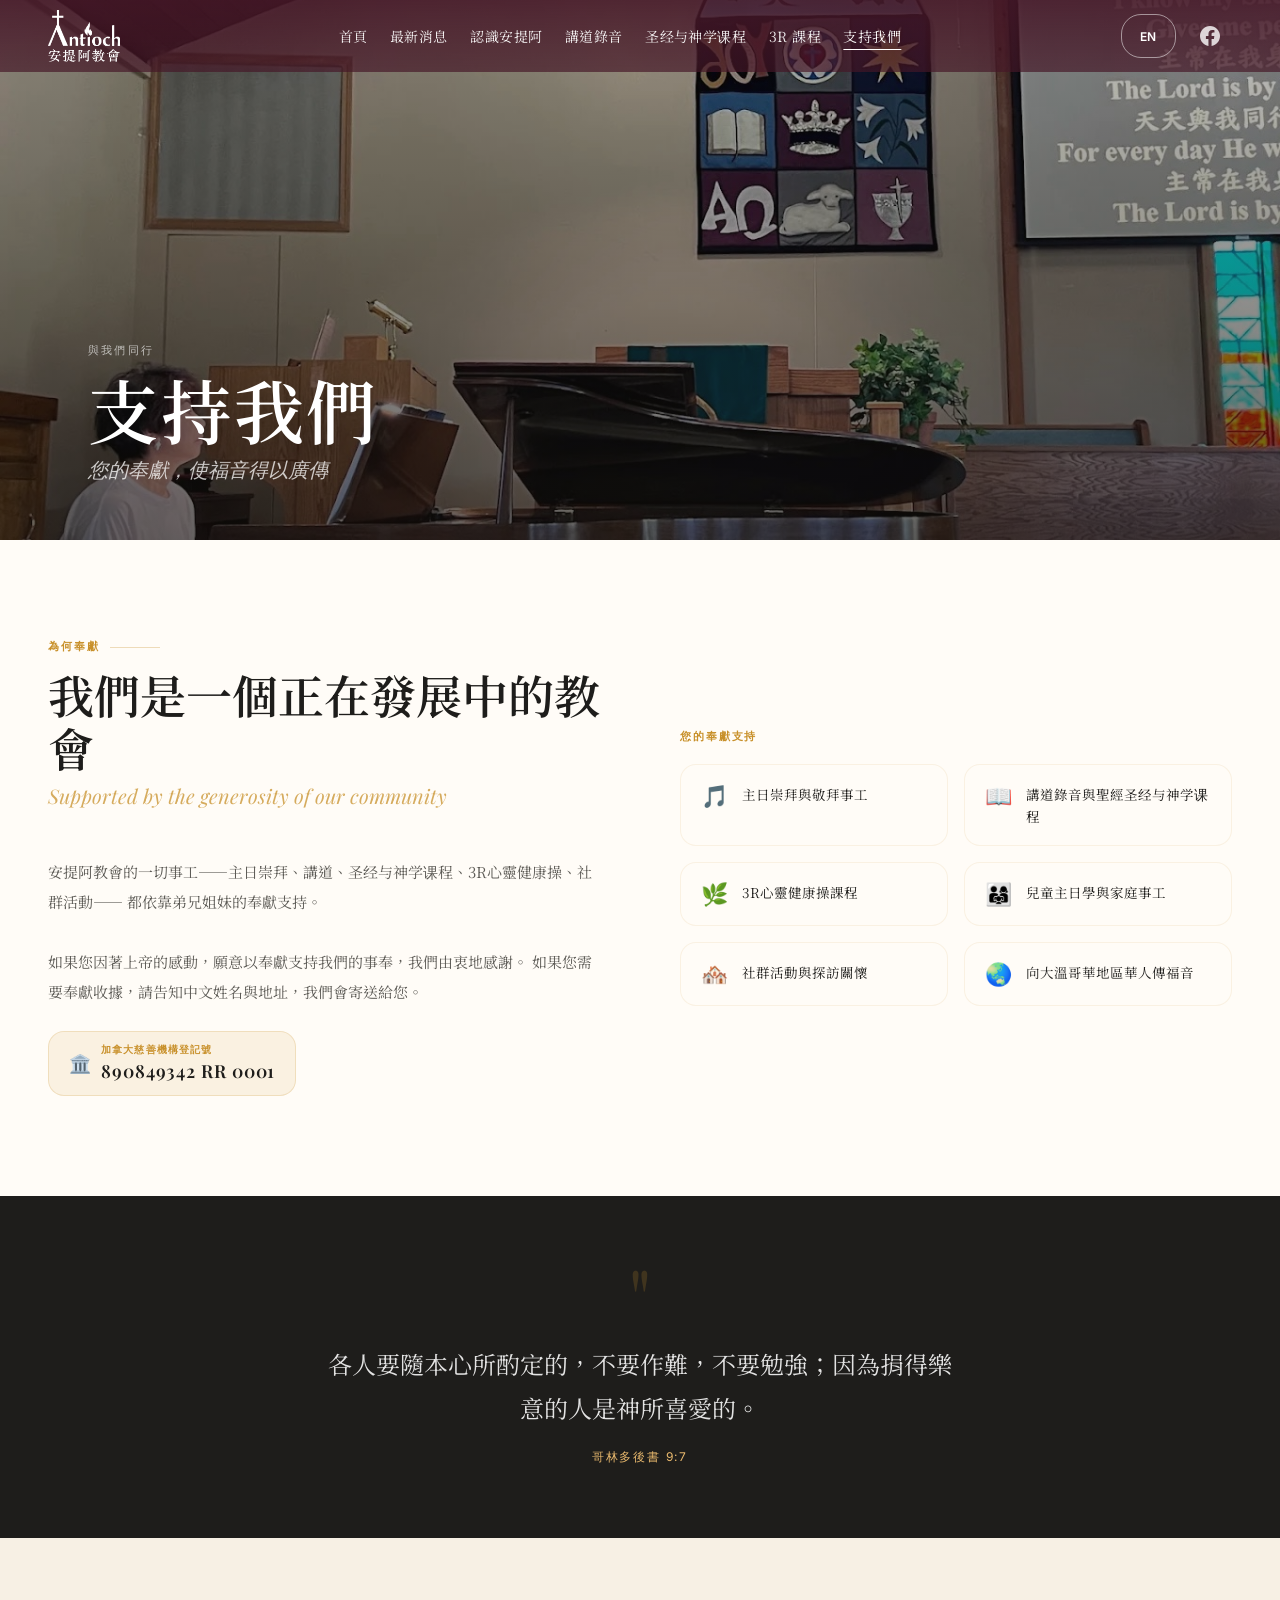
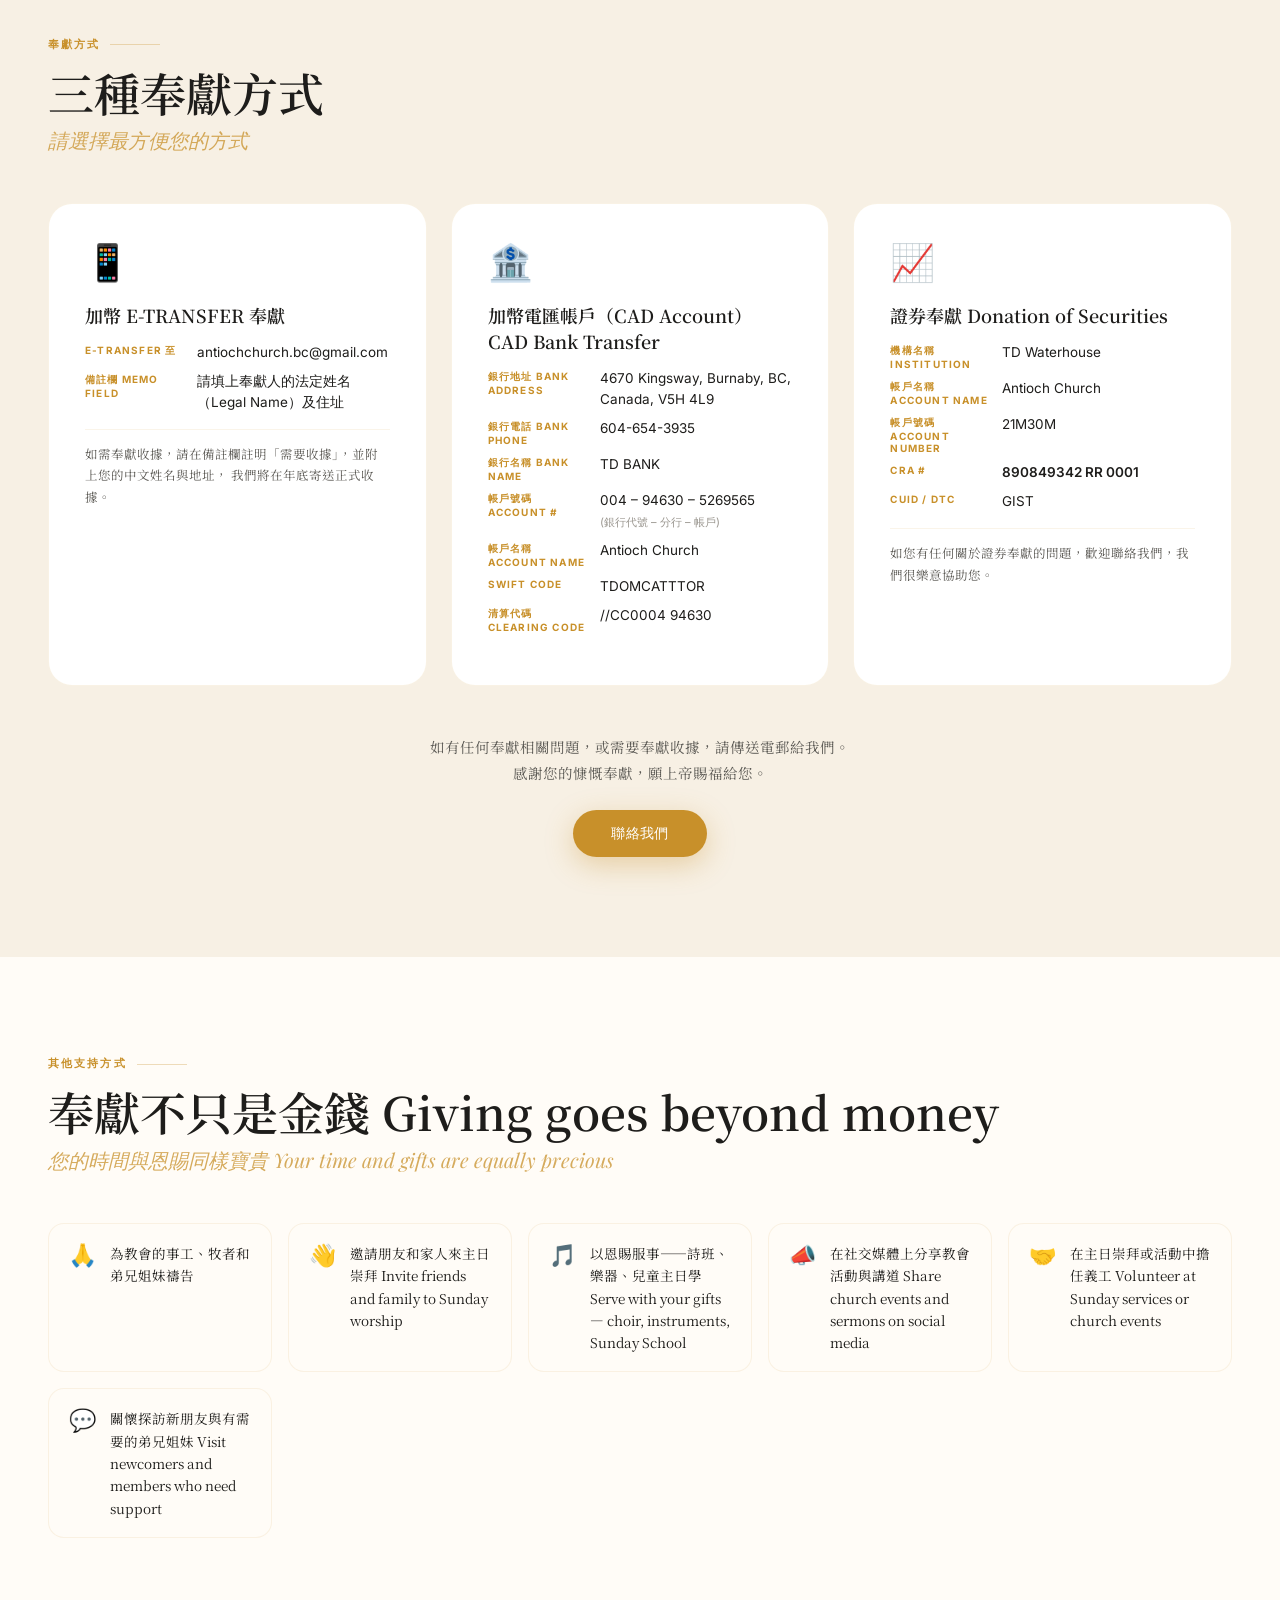
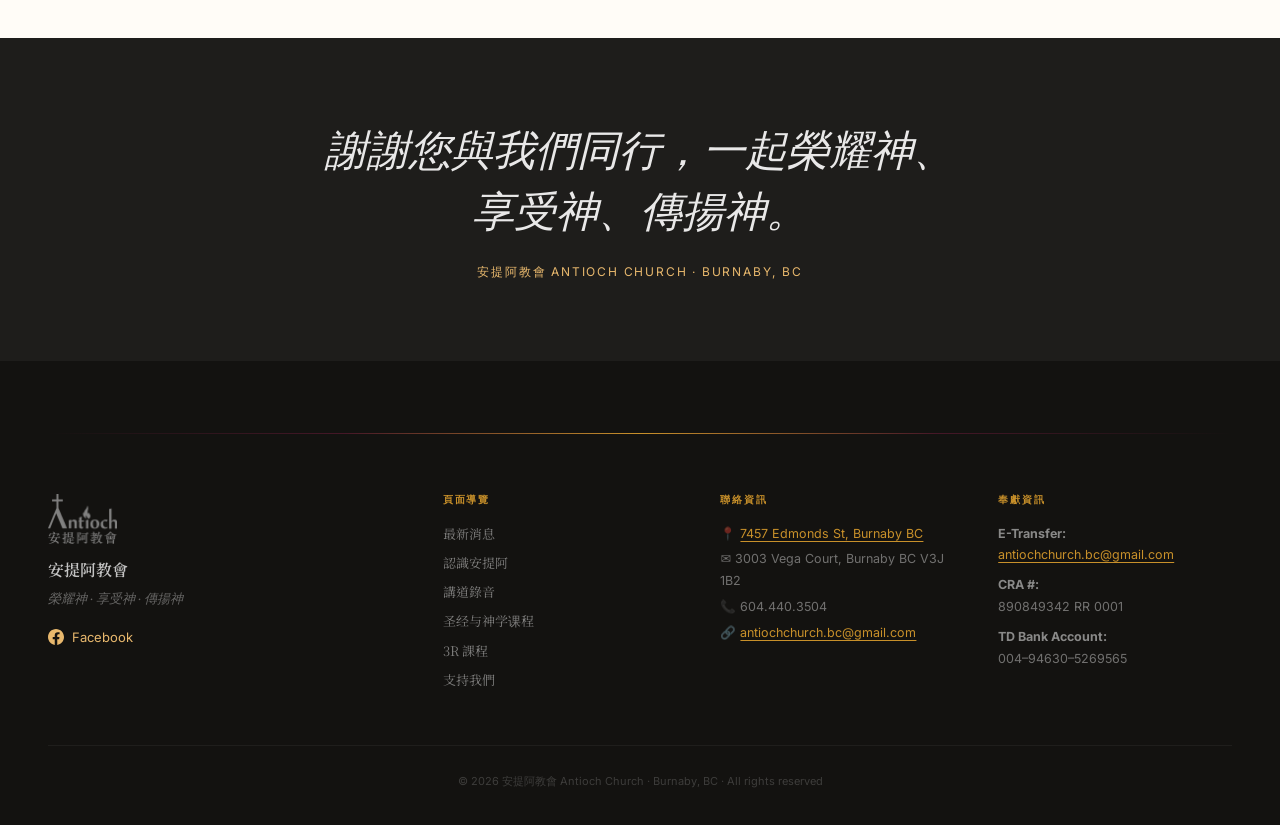
<file: antiochchurch/pages/support.html>
<!DOCTYPE html>
<!--
  pages/support.html — 支持我們 Support Us
  Content sourced from antiochchurch.ca/support.html
  Tone: warm, peaceful, transparent, faith-centered — not a fundraising pitch.
-->
<html lang="zh-TW" id="html-root">
<head>
  <meta charset="UTF-8"/>
  <meta name="viewport" content="width=device-width, initial-scale=1.0"/>
  <title>支持我們 · 安提阿教會 Antioch Church</title>
  <link rel="preconnect" href="https://fonts.googleapis.com"/>
  <link href="https://fonts.googleapis.com/css2?family=Noto+Serif+TC:wght@300;400;500;600;700&family=Playfair+Display:ital,wght@0,400;0,600;0,700;1,400&family=Inter:wght@300;400;500;600&display=swap" rel="stylesheet"/>
  <link rel="stylesheet" href="../css/main.css"/>
  <style>
    [data-en]{display:none}[data-zh]{display:block}
    span[data-en]{display:none}span[data-zh]{display:inline}
    .lang-en [data-en]{display:block}.lang-en [data-zh]{display:none}
    .lang-en span[data-en]{display:inline}.lang-en span[data-zh]{display:none}

    /* Giving method cards */
    .giving-grid {
      display: grid;
      grid-template-columns: repeat(auto-fill, minmax(300px, 1fr));
      gap: 24px;
      margin-top: 48px;
    }

    .giving-card {
      background: white;
      border-radius: var(--radius-lg);
      padding: 36px;
      border: 1px solid rgba(200,144,42,0.12);
      transition: transform 0.3s, box-shadow 0.3s;
    }

    .giving-card:hover {
      transform: translateY(-4px);
      box-shadow: 0 16px 48px rgba(200,144,42,0.10);
    }

    .giving-card-icon { font-size: 36px; margin-bottom: 18px; }

    .giving-card-title {
      font-family: var(--zh);
      font-size: 18px; font-weight: 600;
      color: var(--charcoal); margin-bottom: 14px;
    }
    .lang-en .giving-card-title { font-family: var(--sans); }

    .giving-detail {
      display: flex; flex-direction: column; gap: 8px; margin-bottom: 16px;
    }

    .giving-row {
      display: flex; gap: 12px; align-items: flex-start;
    }

    .giving-label {
      font-family: var(--sans); font-size: 10px; font-weight: 700;
      letter-spacing: 0.12em; text-transform: uppercase;
      color: var(--gold); flex-shrink: 0; width: 100px; padding-top: 2px;
    }

    .giving-value {
      font-family: var(--sans); font-size: 13.5px;
      color: var(--charcoal); line-height: 1.55;
    }

    .giving-note {
      font-family: var(--zh); font-size: 12.5px;
      color: var(--mid); line-height: 1.7;
      border-top: 1px solid rgba(200,144,42,0.10);
      padding-top: 14px; margin-top: 4px;
    }
    .lang-en .giving-note { font-family: var(--sans); }

    /* Scripture pull quote */
    .scripture-pull {
      text-align: center;
      padding: 72px 48px;
      background: var(--charcoal);
      color: white;
    }

    .scripture-pull-mark {
      font-family: var(--serif);
      font-size: 80px; line-height: 0.7;
      color: var(--gold); opacity: 0.2;
      display: block; margin-bottom: 18px;
    }

    .scripture-pull-text {
      font-family: var(--zh);
      font-size: clamp(16px, 2.4vw, 24px);
      color: rgba(255,255,255,0.88);
      line-height: 1.85; max-width: 640px;
      margin: 0 auto 18px;
    }
    .lang-en .scripture-pull-text { font-family: var(--serif); font-style: italic; }

    /* Ministry uses section */
    .uses-grid {
      display: grid;
      grid-template-columns: repeat(auto-fill, minmax(220px, 1fr));
      gap: 16px;
      margin-top: 36px;
    }

    .use-item {
      display: flex; gap: 14px; align-items: flex-start;
      padding: 18px 20px;
      background: var(--paper);
      border-radius: var(--radius-md);
      border: 1px solid rgba(200,144,42,0.10);
    }

    .use-icon { font-size: 22px; flex-shrink: 0; }

    .use-text {
      font-family: var(--zh); font-size: 13.5px;
      color: var(--charcoal); line-height: 1.65;
    }
    .lang-en .use-text { font-family: var(--sans); }

    @media(max-width:768px) {
      .giving-grid { grid-template-columns: 1fr; }
      .scripture-pull { padding: 56px 24px; }
    }
  </style>
</head>
<body>

<nav class="nav" id="nav">
  <a href="../index.html" class="nav-logo">
    <img src="../images/logo.png" alt="Antioch Church Logo"/>
    
  </a>
  <ul class="nav-links">
    <li><a href="../index.html"><span data-zh>首頁</span><span data-en>Home</span></a></li>
    <li><a href="news.html"><span data-zh>最新消息</span><span data-en>News</span></a></li>
    <li><a href="about.html"><span data-zh>認識安提阿</span><span data-en>About</span></a></li>
    <li><a href="sermons.html"><span data-zh>講道錄音</span><span data-en>Sermons</span></a></li>
    <li><a href="courses.html"><span data-zh>圣经与神学课程</span><span data-en>Courses</span></a></li>
    <li><a href="3r.html"><span data-zh>3R 課程</span><span data-en>3R Course</span></a></li>
    <li><a href="support.html" class="active"><span data-zh>支持我們</span><span data-en>Support Us</span></a></li>
  </ul>
  <div class="nav-right">
    <button class="lang-btn" id="langBtn" onclick="toggleLang()">EN</button>
    <a class="nav-fb" href="https://www.facebook.com/groups/119017864946632/" target="_blank" aria-label="Facebook">
      <svg width="20" height="20" viewBox="0 0 24 24" fill="currentColor"><path d="M24 12.07C24 5.41 18.63 0 12 0S0 5.41 0 12.07C0 18.1 4.39 23.1 10.13 24v-8.44H7.08v-3.49h3.05V9.41c0-3.02 1.8-4.7 4.54-4.7 1.31 0 2.68.24 2.68.24v2.97h-1.51c-1.49 0-1.95.93-1.95 1.88v2.25h3.32l-.53 3.49h-2.79V24C19.62 23.1 24 18.1 24 12.07z"/></svg>
    </a>
    <button class="nav-hamburger" onclick="toggleMenu()" aria-label="Open menu"><span></span><span></span><span></span></button>
  </div>
</nav>

<div class="mobile-menu" id="mobileMenu">
  <a href="../index.html"><span data-zh>首頁</span><span data-en>Home</span></a>
  <a href="news.html"><span data-zh>最新消息</span><span data-en>News</span></a>
  <a href="about.html"><span data-zh>認識安提阿</span><span data-en>About Us</span></a>
  <a href="sermons.html"><span data-zh>講道錄音</span><span data-en>Sermons</span></a>
  <a href="courses.html"><span data-zh>圣经与神学课程</span><span data-en>Courses</span></a>
  <a href="3r.html"><span data-zh>3R 課程</span><span data-en>3R Course</span></a>
  <a href="support.html"><span data-zh>支持我們</span><span data-en>Support Us</span></a>
</div>

<!-- HERO -->
<div class="page-hero">
  <div class="page-hero__bg">
    <img src="../images/piano.jpeg" alt="Antioch Church worship"/>
  </div>
  <div class="page-hero__overlay"></div>
  <div class="page-hero__content">
    <div class="page-hero__eyebrow">
      <span data-zh>與我們同行</span>
      <span data-en>Partner With Us</span>
    </div>
    <div class="page-hero__title">
      <span data-zh>支持我們</span>
      <span data-en>Support Us</span>
    </div>
    <div class="page-hero__subtitle">
      <span data-zh>您的奉獻，使福音得以廣傳</span>
      <span data-en>Your giving enables the gospel to reach further</span>
    </div>
  </div>
</div>


<!-- INTRO — warm, not aggressive -->
<section class="section section--paper">
  <div class="container">

    <div class="two-col">
      <!-- Left: message -->
      <div class="reveal from-left">
        <div class="t-eyebrow">
          <span data-zh>為何奉獻</span>
          <span data-en>Why Give</span>
        </div>
        <h2 class="t-h2">
          <span data-zh>我們是一個正在發展中的教會</span>
          <span data-en>A growing church community</span>
        </h2>
        <div class="t-h2-sub">
          <span data-zh>Supported by the generosity of our community</span>
          <span data-en>依靠弟兄姐妹的慷慨奉獻</span>
        </div>
        <p class="t-body" style="margin-bottom:24px">
          <span data-zh>
            安提阿教會的一切事工——主日崇拜、講道、圣经与神学课程、3R心靈健康操、社群活動——
            都依靠弟兄姐妹的奉獻支持。<br/><br/>
            如果您因著上帝的感動，願意以奉獻支持我們的事奉，我們由衷地感謝。
            如果您需要奉獻收據，請告知中文姓名與地址，我們會寄送給您。
          </span>
          <span data-en>
            Everything Antioch Church does — Sunday worship, preaching, training courses,
            the 3R Soul Fitness programme, community gatherings — is sustained by the
            generous giving of our congregation.<br/><br/>
            If God has moved you to support our ministry, we are deeply grateful.
            If you need a donation receipt, please provide your full legal name and address
            and we will send one to you.
          </span>
        </p>

        <!-- CRA charity number — important for donors -->
        <div style="display:inline-flex;align-items:center;gap:10px;padding:12px 20px;
             border-radius:var(--radius-md);background:var(--gold-pale);
             border:1px solid rgba(200,144,42,0.20)">
          <span style="font-size:18px">🏛️</span>
          <div>
            <div style="font-family:var(--sans);font-size:9.5px;font-weight:700;
                 letter-spacing:0.12em;text-transform:uppercase;color:var(--gold);margin-bottom:2px">
              <span data-zh>加拿大慈善機構登記號</span>
              <span data-en>CRA Charity Registration Number</span>
            </div>
            <div style="font-family:'Playfair Display',serif;font-size:18px;font-weight:600;
                 color:var(--charcoal);letter-spacing:0.05em">
              890849342 RR 0001
            </div>
          </div>
        </div>
      </div>

      <!-- Right: what giving supports -->
      <div class="reveal from-right">
        <div style="font-family:var(--sans);font-size:10.5px;font-weight:600;
             letter-spacing:0.18em;text-transform:uppercase;color:var(--gold);
             margin-bottom:20px">
          <span data-zh>您的奉獻支持</span>
          <span data-en>Your giving supports</span>
        </div>
        <div class="uses-grid" style="margin-top:0">
          <div class="use-item">
            <div class="use-icon">🎵</div>
            <div class="use-text">
              <span data-zh>主日崇拜與敬拜事工</span>
              <span data-en>Sunday worship & music ministry</span>
            </div>
          </div>
          <div class="use-item">
            <div class="use-icon">📖</div>
            <div class="use-text">
              <span data-zh>講道錄音與聖經圣经与神学课程</span>
              <span data-en>Sermon recordings & Bible training</span>
            </div>
          </div>
          <div class="use-item">
            <div class="use-icon">🌿</div>
            <div class="use-text">
              <span data-zh>3R心靈健康操課程</span>
              <span data-en>3R Soul Fitness programme</span>
            </div>
          </div>
          <div class="use-item">
            <div class="use-icon">👨‍👩‍👧</div>
            <div class="use-text">
              <span data-zh>兒童主日學與家庭事工</span>
              <span data-en>Children's Sunday School & family ministry</span>
            </div>
          </div>
          <div class="use-item">
            <div class="use-icon">🏘️</div>
            <div class="use-text">
              <span data-zh>社群活動與探訪關懷</span>
              <span data-en>Community outreach & pastoral care</span>
            </div>
          </div>
          <div class="use-item">
            <div class="use-icon">🌏</div>
            <div class="use-text">
              <span data-zh>向大溫哥華地區華人傳福音</span>
              <span data-en>Evangelism to the Chinese community in Greater Vancouver</span>
            </div>
          </div>
        </div>
      </div>
    </div>
  </div>
</section>


<!-- SCRIPTURE QUOTE -->
<div class="scripture-pull">
  <span class="scripture-pull-mark">"</span>
  <div class="scripture-pull-text">
    <span data-zh>
      各人要隨本心所酌定的，不要作難，不要勉強；因為捐得樂意的人是神所喜愛的。
    </span>
    <span data-en>
      Each of you should give what you have decided in your heart to give,
      not reluctantly or under compulsion, for God loves a cheerful giver.
    </span>
  </div>
  <div style="font-family:var(--sans);font-size:12px;letter-spacing:0.15em;color:var(--gold-lt)">
    <span data-zh>哥林多後書</span><span data-en>2 Corinthians</span> 9:7
  </div>
</div>


<!-- GIVING METHODS — real data from antiochchurch.ca/support.html -->
<section class="section section--warm">
  <div class="container">
    <div class="reveal" style="margin-bottom:0">
      <div class="t-eyebrow">
        <span data-zh>奉獻方式</span>
        <span data-en>How to Give</span>
      </div>
      <h2 class="t-h2">
        <span data-zh>三種奉獻方式</span>
        <span data-en>Three Ways to Give</span>
      </h2>
      <div class="t-h2-sub">
        <span data-zh>請選擇最方便您的方式</span>
        <span data-en>Choose the method most convenient for you</span>
      </div>
    </div>

    <div class="giving-grid">

      <!-- Method 1: E-Transfer (simplest) -->
      <div class="giving-card reveal">
        <div class="giving-card-icon">📱</div>
        <div class="giving-card-title">
          <span data-zh>加幣 E-TRANSFER 奉獻</span>
          <span data-en>CAD E-Transfer</span>
        </div>
        <div class="giving-detail">
          <div class="giving-row">
            <div class="giving-label">
              <span data-zh>E-Transfer 至</span>
              <span data-en>Send To</span>
            </div>
            <div class="giving-value">antiochchurch.bc@gmail.com</div>
          </div>
          <div class="giving-row">
            <div class="giving-label">
              <span data-zh>備註欄</span>
              <span data-en">Memo Field</span>
            </div>
            <div class="giving-value">
              <span data-zh>請填上奉獻人的法定姓名（Legal Name）及住址</span>
              <span data-en>Include your full legal name and mailing address</span>
            </div>
          </div>
        </div>
        <div class="giving-note">
          <span data-zh>
            如需奉獻收據，請在備註欄註明「需要收據」，並附上您的中文姓名與地址，
            我們將在年底寄送正式收據。
          </span>
          <span data-en>
            If you need a donation receipt, please note "receipt needed" in the memo
            and include your full legal name and mailing address. We will send an
            official receipt at year-end.
          </span>
        </div>
      </div>

      <!-- Method 2: Bank Transfer -->
      <div class="giving-card reveal">
        <div class="giving-card-icon">🏦</div>
        <div class="giving-card-title">
          <span data-zh>加幣電匯帳戶（CAD Account）</span>
          <span data-en">CAD Bank Transfer</span>
        </div>
        <div class="giving-detail">
          <div class="giving-row">
            <div class="giving-label">
              <span data-zh>銀行地址</span>
              <span data-en">Bank Address</span>
            </div>
            <div class="giving-value">4670 Kingsway, Burnaby, BC, Canada, V5H 4L9</div>
          </div>
          <div class="giving-row">
            <div class="giving-label">
              <span data-zh>銀行電話</span>
              <span data-en">Bank Phone</span>
            </div>
            <div class="giving-value">604-654-3935</div>
          </div>
          <div class="giving-row">
            <div class="giving-label">
              <span data-zh>銀行名稱</span>
              <span data-en">Bank Name</span>
            </div>
            <div class="giving-value">TD BANK</div>
          </div>
          <div class="giving-row">
            <div class="giving-label">
              <span data-zh>帳戶號碼</span>
              <span data-en">Account #</span>
            </div>
            <div class="giving-value">004 – 94630 – 5269565<br/>
              <span style="font-size:11px;color:var(--light)">
                (<span data-zh>銀行代號</span><span data-en>Bank</span> – <span data-zh>分行</span><span data-en>Transit</span> – <span data-zh>帳戶</span><span data-en>Account</span>)
              </span>
            </div>
          </div>
          <div class="giving-row">
            <div class="giving-label">
              <span data-zh>帳戶名稱</span>
              <span data-en">Account Name</span>
            </div>
            <div class="giving-value">Antioch Church</div>
          </div>
          <div class="giving-row">
            <div class="giving-label">Swift Code</div>
            <div class="giving-value">TDOMCATTTOR</div>
          </div>
          <div class="giving-row">
            <div class="giving-label">
              <span data-zh>清算代碼</span>
              <span data-en">Clearing Code</span>
            </div>
            <div class="giving-value">//CC0004 94630</div>
          </div>
        </div>
      </div>

      <!-- Method 3: Securities -->
      <div class="giving-card reveal">
        <div class="giving-card-icon">📈</div>
        <div class="giving-card-title">
          <span data-zh>證券奉獻</span>
          <span data-en">Donation of Securities</span>
        </div>
        <div class="giving-detail">
          <div class="giving-row">
            <div class="giving-label">
              <span data-zh>機構名稱</span>
              <span data-en">Institution</span>
            </div>
            <div class="giving-value">TD Waterhouse</div>
          </div>
          <div class="giving-row">
            <div class="giving-label">
              <span data-zh>帳戶名稱</span>
              <span data-en">Account Name</span>
            </div>
            <div class="giving-value">Antioch Church</div>
          </div>
          <div class="giving-row">
            <div class="giving-label">
              <span data-zh>帳戶號碼</span>
              <span data-en">Account Number</span>
            </div>
            <div class="giving-value">21M30M</div>
          </div>
          <div class="giving-row">
            <div class="giving-label">CRA #</div>
            <div class="giving-value" style="font-weight:600">890849342 RR 0001</div>
          </div>
          <div class="giving-row">
            <div class="giving-label">CUID / DTC</div>
            <div class="giving-value">GIST</div>
          </div>
        </div>
        <div class="giving-note">
          <span data-zh>
            如您有任何關於證券奉獻的問題，歡迎聯絡我們，我們很樂意協助您。
          </span>
          <span data-en>
            If you have any questions about donating securities, please contact us —
            we are happy to assist.
          </span>
        </div>
      </div>

    </div><!-- end giving-grid -->

    <!-- Contact prompt -->
    <div class="reveal" style="margin-top:48px;text-align:center">
      <p style="font-family:var(--zh);font-size:14.5px;color:var(--mid);line-height:1.8;margin-bottom:24px">
        <span data-zh>
          如有任何奉獻相關問題，或需要奉獻收據，請傳送電郵給我們。<br/>
          感謝您的慷慨奉獻，願上帝賜福給您。
        </span>
        <span data-en>
          If you have any questions about giving, or need a donation receipt,
          please email us. Thank you for your generosity — may God bless you.
        </span>
      </p>
      <a href="mailto:antiochchurch.bc@gmail.com" class="btn btn--gold">
        <span data-zh>聯絡我們</span>
        <span data-en>Contact Us</span>
      </a>
    </div>

  </div>
</section>


<!-- OTHER WAYS TO SUPPORT -->
<section class="section section--paper">
  <div class="container">
    <div class="reveal" style="margin-bottom:40px">
      <div class="t-eyebrow">
        <span data-zh>其他支持方式</span>
        <span data-en>Other Ways to Support</span>
      </div>
      <h2 class="t-h2">
        <span data-zh>奉獻不只是金錢</span>
        <span data-en">Giving goes beyond money</span>
      </h2>
      <div class="t-h2-sub">
        <span data-zh>您的時間與恩賜同樣寶貴</span>
        <span data-en">Your time and gifts are equally precious</span>
      </div>
    </div>
    <div class="uses-grid reveal">
      <div class="use-item">
        <div class="use-icon">🙏</div>
        <div class="use-text">
          <span data-zh>為教會的事工、牧者和弟兄姐妹禱告</span>
          <span data-en>Pray for our ministry, pastors, and congregation</span>
        </div>
      </div>
      <div class="use-item">
        <div class="use-icon">👋</div>
        <div class="use-text">
          <span data-zh>邀請朋友和家人來主日崇拜</span>
          <span data-en">Invite friends and family to Sunday worship</span>
        </div>
      </div>
      <div class="use-item">
        <div class="use-icon">🎵</div>
        <div class="use-text">
          <span data-zh>以恩賜服事——詩班、樂器、兒童主日學</span>
          <span data-en">Serve with your gifts — choir, instruments, Sunday School</span>
        </div>
      </div>
      <div class="use-item">
        <div class="use-icon">📣</div>
        <div class="use-text">
          <span data-zh>在社交媒體上分享教會活動與講道</span>
          <span data-en">Share church events and sermons on social media</span>
        </div>
      </div>
      <div class="use-item">
        <div class="use-icon">🤝</div>
        <div class="use-text">
          <span data-zh>在主日崇拜或活動中擔任義工</span>
          <span data-en">Volunteer at Sunday services or church events</span>
        </div>
      </div>
      <div class="use-item">
        <div class="use-icon">💬</div>
        <div class="use-text">
          <span data-zh>關懷探訪新朋友與有需要的弟兄姐妹</span>
          <span data-en">Visit newcomers and members who need support</span>
        </div>
      </div>
    </div>
  </div>
</section>


<!-- CLOSING INVITATION -->
<section style="background:var(--charcoal);padding:80px 48px;text-align:center">
  <div class="container reveal">
    <div style="font-family:'Playfair Display',serif;font-style:italic;
         font-size:clamp(22px,3.5vw,42px);color:rgba(255,255,255,0.90);
         line-height:1.45;max-width:640px;margin:0 auto 24px">
      <span data-zh>謝謝您與我們同行，一起榮耀神、享受神、傳揚神。</span>
      <span data-en>Thank you for walking with us — together glorifying, enjoying, and proclaiming God.</span>
    </div>
    <div style="font-family:var(--sans);font-size:12px;letter-spacing:0.15em;
         color:var(--gold-lt);text-transform:uppercase">
      安提阿教會 Antioch Church · Burnaby, BC
    </div>
  </div>
</section>


<!-- FOOTER -->
<footer class="footer">
  <div class="footer-rule"></div>
  <div class="footer-grid container">
    <div>
      <div class="footer-logo"><img src="../images/logo.png" alt="Antioch Church"/></div>
      <div class="footer-brand-zh"><span data-zh>安提阿教會</span><span data-en>Antioch Church</span></div>
      <div class="footer-brand-slogan"><span data-zh>榮耀神 · 享受神 · 傳揚神</span><span data-en>Glorify · Enjoy · Proclaim God</span></div>
      <a class="footer-fb" href="https://www.facebook.com/groups/119017864946632/" target="_blank">
        <svg width="16" height="16" viewBox="0 0 24 24" fill="currentColor"><path d="M24 12.07C24 5.41 18.63 0 12 0S0 5.41 0 12.07C0 18.1 4.39 23.1 10.13 24v-8.44H7.08v-3.49h3.05V9.41c0-3.02 1.8-4.7 4.54-4.7 1.31 0 2.68.24 2.68.24v2.97h-1.51c-1.49 0-1.95.93-1.95 1.88v2.25h3.32l-.53 3.49h-2.79V24C19.62 23.1 24 18.1 24 12.07z"/></svg>
        Facebook
      </a>
    </div>
    <div>
      <div class="footer-heading"><span data-zh>頁面導覽</span><span data-en>Navigation</span></div>
      <ul class="footer-links">
        <li><a href="news.html"><span data-zh>最新消息</span><span data-en>News</span></a></li>
        <li><a href="about.html"><span data-zh>認識安提阿</span><span data-en>About</span></a></li>
        <li><a href="sermons.html"><span data-zh>講道錄音</span><span data-en>Sermons</span></a></li>
        <li><a href="courses.html"><span data-zh>圣经与神学课程</span><span data-en>Courses</span></a></li>
        <li><a href="3r.html"><span data-zh>3R 課程</span><span data-en>3R Course</span></a></li>
        <li><a href="support.html"><span data-zh>支持我們</span><span data-en>Support Us</span></a></li>
      </ul>
    </div>
    <div>
      <div class="footer-heading"><span data-zh>聯絡資訊</span><span data-en>Contact</span></div>
      <div class="footer-info">
        <p>📍 <a href="https://goo.gl/maps/uirdbHYFjBQz1rMK7" target="_blank">7457 Edmonds St, Burnaby BC</a></p>
        <p>✉️ 3003 Vega Court, Burnaby BC V3J 1B2</p>
        <p>📞 604.440.3504</p>
        <p>🔗 <a href="mailto:antiochchurch.bc@gmail.com">antiochchurch.bc@gmail.com</a></p>
      </div>
    </div>
    <div>
      <div class="footer-heading"><span data-zh>奉獻資訊</span><span data-en>Giving Info</span></div>
      <div class="footer-info">
        <p><strong style="color:rgba(255,255,255,0.5)">E-Transfer:</strong><br/>
          <a href="mailto:antiochchurch.bc@gmail.com">antiochchurch.bc@gmail.com</a>
        </p>
        <p style="margin-top:8px"><strong style="color:rgba(255,255,255,0.5)">CRA #:</strong><br/>890849342 RR 0001</p>
        <p style="margin-top:8px"><strong style="color:rgba(255,255,255,0.5)">TD Bank Account:</strong><br/>004–94630–5269565</p>
      </div>
    </div>
  </div>
  <div class="footer-bottom">
    © 2026 安提阿教會 Antioch Church · Burnaby, BC · All rights reserved
  </div>
</footer>

<script src="../js/nav.js"></script>
<script src="../js/reveal.js"></script>
</body>
</html>
</file>
<file: antiochchurch/css/main.css>
/*
 * ============================================================
 * ANTIOCH CHURCH — SHARED DESIGN SYSTEM
 * main.css
 *
 * This file is imported by every page on the site.
 * It defines the visual language: colours, typography,
 * spacing, shared components (nav, footer, buttons, reveals).
 *
 * Structure:
 *   1. Design tokens (CSS custom properties)
 *   2. Reset & base
 *   3. Typography
 *   4. Shared layout utilities
 *   5. Navigation (shared across all pages)
 *   6. Footer (shared across all pages)
 *   7. Buttons
 *   8. Scroll-reveal animation
 *   9. Page hero (shared pattern)
 *  10. Responsive breakpoints
 * ============================================================
 */


/* ── 1. DESIGN TOKENS ──────────────────────────────────────── */
:root {
  /* Brand colours */
  --gold:       #C8902A;
  --gold-lt:    #E8B86D;
  --gold-pale:  rgba(200, 144, 42, 0.10);
  --gold-glow:  rgba(200, 144, 42, 0.35);
  --wine:       #451727;
  --wine-rgb:   69, 23, 39;
  --wine-pale:  rgba(69, 23, 39, 0.08);

  /* Surface colours */
  --cream:      #FDF9F3;
  --warm:       #F7F0E4;
  --paper:      #FFFCF7;
  --charcoal:   #1E1D1B;
  --mid:        #5C5A55;
  --light:      #9B9790;

  /* Accent */
  --green-dark: #1a2a1a;

  /* Typography stacks */
  --serif:      'Playfair Display', Georgia, serif;
  --zh:         'Noto Serif TC', serif;
  --sans:       'Inter', system-ui, sans-serif;

  /* Spacing scale */
  --space-xs:   8px;
  --space-sm:   16px;
  --space-md:   32px;
  --space-lg:   64px;
  --space-xl:   100px;

  /* Radius */
  --radius-sm:  8px;
  --radius-md:  16px;
  --radius-lg:  24px;

  /* Animation */
  --ease:       cubic-bezier(0.25, 0.46, 0.45, 0.94);
  --duration:   0.45s;
}


/* ── 2. RESET & BASE ───────────────────────────────────────── */
*, *::before, *::after {
  box-sizing: border-box;
  margin: 0;
  padding: 0;
}

html {
  scroll-behavior: smooth;
  font-size: 16px;
}

body {
  font-family: var(--sans);
  background: var(--cream);
  color: var(--charcoal);
  overflow-x: hidden;
  -webkit-font-smoothing: antialiased;
  -moz-osx-font-smoothing: grayscale;
}

/* Images never overflow their container */
img {
  display: block;
  max-width: 100%;
}

/* Links inherit colour by default */
a {
  color: inherit;
  text-decoration: none;
}

/* Buttons reset */
button {
  cursor: pointer;
  border: none;
  background: none;
  font-family: inherit;
}

/* Respect user preference for reduced motion */
@media (prefers-reduced-motion: reduce) {
  *, *::before, *::after {
    animation-duration: 0.01ms !important;
    transition-duration: 0.01ms !important;
  }
}


/* ── 3. TYPOGRAPHY ─────────────────────────────────────────── */

/*
 * We use three font families:
 *   --serif  : Playfair Display — warm editorial headings (English)
 *   --zh     : Noto Serif TC    — Chinese headings & body
 *   --sans   : Inter            — UI, labels, captions, meta
 *
 * Font size scale uses clamp() for fluid responsive sizing.
 */

.t-eyebrow {
  /* Small all-caps label above section titles */
  font-family: var(--sans);
  font-size: 10.5px;
  font-weight: 600;
  letter-spacing: 0.20em;
  text-transform: uppercase;
  color: var(--gold);
  display: flex;
  align-items: center;
  gap: 10px;
  margin-bottom: 14px;
}

/* Decorative rule after the eyebrow label */
.t-eyebrow::after {
  content: '';
  height: 1px;
  width: 50px;
  background: var(--gold);
  opacity: 0.30;
}

.t-h1 {
  /* Page-level hero heading */
  font-family: var(--zh);
  font-size: clamp(42px, 8vw, 88px);
  font-weight: 600;
  line-height: 1.05;
  letter-spacing: 0.06em;
}

.t-h2 {
  /* Section heading */
  font-family: var(--zh);
  font-size: clamp(28px, 4vw, 46px);
  font-weight: 600;
  line-height: 1.15;
  color: var(--charcoal);
  margin-bottom: 8px;
}

.t-h2-sub {
  /* Italic subtitle under section heading */
  font-family: var(--serif);
  font-style: italic;
  font-size: clamp(14px, 1.8vw, 20px);
  color: var(--gold);
  opacity: 0.75;
  margin-bottom: 48px;
}

.t-body {
  font-family: var(--zh);
  font-size: 15px;
  line-height: 2.0;
  color: var(--mid);
}

.t-meta {
  /* Small metadata text — dates, speakers, tags */
  font-family: var(--sans);
  font-size: 12px;
  color: var(--light);
}

/* English language overrides */
.lang-en .t-h1   { font-family: var(--serif); letter-spacing: 0.02em; }
.lang-en .t-h2   { font-family: var(--serif); }
.lang-en .t-body { font-family: var(--sans); line-height: 1.8; }


/* ── 4. LAYOUT UTILITIES ───────────────────────────────────── */

/* Centred content container with max-width */
.container {
  max-width: 1200px;
  margin: 0 auto;
}

/* Generic section padding */
.section {
  padding: var(--space-xl) 48px;
}

/* Alternate background for section rhythm */
.section--cream  { background: var(--cream); }
.section--warm   { background: var(--warm); }
.section--paper  { background: var(--paper); }
.section--dark   { background: linear-gradient(160deg, #1E1D1B, #2E2B25); color: white; }
.section--green  { background: linear-gradient(135deg, var(--green-dark), #2a3a2a); color: white; }

/* Two-column grid used on multiple pages */
.two-col {
  display: grid;
  grid-template-columns: 1fr 1fr;
  gap: 80px;
  align-items: center;
}

/* Scripture reference badge */
.scripture-badge {
  display: inline-block;
  font-family: var(--sans);
  font-size: 11.5px;
  padding: 5px 14px;
  border-radius: 20px;
  border: 1px solid rgba(200, 144, 42, 0.35);
  color: var(--gold);
}

/* Category / topic tag pill */
.tag {
  display: inline-block;
  font-family: var(--sans);
  font-size: 9.5px;
  font-weight: 600;
  letter-spacing: 0.12em;
  text-transform: uppercase;
  padding: 4px 12px;
  border-radius: 20px;
  background: var(--wine-pale);
  color: var(--wine);
  margin-bottom: 12px;
}

.tag--white {
  background: rgba(200, 144, 42, 0.8);
  color: white;
}


/* ── 5. NAVIGATION ─────────────────────────────────────────── */

/*
 * The nav is fixed at the top. It starts transparent (for use
 * over hero images) and gains a frosted-glass background once
 * the user scrolls past 60px. The .scrolled class is toggled
 * by nav.js.
 */

.nav {
  position: fixed;
  top: 0; left: 0; right: 0;
  z-index: 200;
  isolation: isolate;
  display: flex;
  align-items: center;
  justify-content: space-between;
  padding: 0 48px;
  height: 72px;
  transition: background var(--duration) var(--ease),
              box-shadow var(--duration) var(--ease);
}

.nav::before {
  content: '';
  position: absolute;
  inset: 0;
  z-index: 0;
  background: linear-gradient(
    to bottom,
    rgba(var(--wine-rgb),0.88) 0%,
    rgba(var(--wine-rgb),0.68) 100%
  );
  pointer-events: none;
  transition: opacity var(--duration) var(--ease);
}

.nav > * {
  position: relative;
  z-index: 1;
}

.nav.scrolled {
  background: rgba(253, 249, 243, 0.95);
  backdrop-filter: blur(20px);
  -webkit-backdrop-filter: blur(20px);
  box-shadow: 0 1px 0 rgba(200, 144, 42, 0.15);
}

.nav.scrolled::before { opacity: 0; }

/* Logo area */
.nav-logo {
  display: flex;
  align-items: center;
  gap: 12px;
  flex-shrink: 0;
  text-decoration: none;
}

.nav-logo img {
  height: 52px;          /* slightly larger now text is removed */
  width: auto;
  /* White over hero images; original colour once nav has background */
  filter: brightness(0) invert(1);
  transition: filter var(--duration) var(--ease);
}

.nav.scrolled .nav-logo img {
  /* Original colour once nav has background */
  filter: none;
}

.nav-logo-zh {
  font-family: var(--zh);
  font-size: 15px;
  font-weight: 600;
  color: white;
  transition: color var(--duration) var(--ease);
}

.nav-logo-en {
  font-family: var(--sans);
  font-size: 10px;
  color: rgba(255,255,255,0.65);
  letter-spacing: 0.10em;
  text-transform: uppercase;
  transition: color var(--duration) var(--ease);
}

.nav.scrolled .nav-logo-zh { color: var(--charcoal); }
.nav.scrolled .nav-logo-en { color: var(--light); }

/* Nav links list */
.nav-links {
  display: flex;
  align-items: center;
  justify-content: center;
  flex: 1;
  gap: clamp(6px, 0.8vw, 12px);
  list-style: none;
}

.nav-links a {
  display: inline-flex;
  align-items: center;
  min-height: 44px;
  font-family: var(--zh);
  font-size: 14px;
  color: rgba(255,255,255,0.94);
  letter-spacing: 0.035em;
  white-space: nowrap;
  padding: 8px 6px;
  border-radius: 6px;
  background: transparent;
  transition: color 0.2s, background 0.2s;
}

.nav.scrolled .nav-links a { color: var(--mid); }

.nav:not(.scrolled) .nav-links a:hover,
.nav:not(.scrolled) .nav-links a:focus-visible,
.nav-links a.active {
  color: white !important;
  background: transparent;
  text-decoration: underline;
  text-underline-offset: 7px;
}

.nav.scrolled .nav-links a:hover,
.nav.scrolled .nav-links a:focus-visible,
.nav.scrolled .nav-links a.active {
  color: var(--wine) !important;
  background: var(--wine-pale);
}

/* Keep homepage navigation aligned with the viewport edge. */
.home-page .nav {
  padding: 0 clamp(16px, 4vw, 48px);
}

.nav .lang-btn { min-height: 44px; }

.nav .nav-fb {
  display: grid;
  place-items: center;
  width: 44px;
  height: 44px;
}

.nav .nav-hamburger {
  min-width: 44px;
  min-height: 44px;
  align-items: center;
  justify-content: center;
}

.nav:not(.scrolled) a:focus-visible,
.nav:not(.scrolled) button:focus-visible {
  outline: 3px solid white;
  outline-offset: 3px;
}

.nav.scrolled a:focus-visible,
.nav.scrolled button:focus-visible,
.mobile-menu a:focus-visible {
  outline: 3px solid var(--wine);
  outline-offset: 3px;
}

/* Right-side controls */
.nav-right {
  display: flex;
  align-items: center;
  gap: 12px;
  flex-shrink: 0;
}

/* Language toggle button */
.lang-btn {
  font-family: var(--sans);
  font-size: 12px;
  font-weight: 600;
  letter-spacing: 0.06em;
  padding: 6px 18px;
  border-radius: 20px;
  border: 1.5px solid rgba(255,255,255,0.5);
  color: white;
  transition: all 0.25s;
}

.nav.scrolled .lang-btn {
  border-color: var(--gold);
  color: var(--gold);
}

.lang-btn:hover {
  background: var(--gold);
  border-color: var(--gold);
  color: white !important;
}

/* Facebook icon link */
.nav-fb {
  color: rgba(255,255,255,0.80);
  line-height: 0;
  transition: color 0.2s;
}

.nav.scrolled .nav-fb { color: var(--gold); }
.nav-fb:hover { color: var(--gold-lt) !important; }

/* Hamburger (mobile only, hidden on desktop) */
.nav-hamburger {
  display: none;
  flex-direction: column;
  gap: 5px;
  padding: 8px;
}

.nav-hamburger span {
  display: block;
  width: 22px;
  height: 1.5px;
  background: white;
  border-radius: 2px;
  transition: all 0.3s;
}

.nav.scrolled .nav-hamburger span { background: var(--charcoal); }

/* Full-screen mobile menu */
.mobile-menu {
  position: fixed;
  inset: 0;
  z-index: 190;
  background: var(--paper);
  display: flex;
  flex-direction: column;
  padding: 100px 40px 40px;
  transform: translateX(100%);
  transition: transform 0.4s cubic-bezier(0.77, 0, 0.175, 1);
}

.mobile-menu.open { transform: none; }

.mobile-menu a {
  font-family: var(--zh);
  font-size: 20px;
  font-weight: 500;
  color: var(--charcoal);
  padding: 14px 0;
  border-bottom: 1px solid rgba(200,144,42,0.10);
  display: block;
  transition: color 0.2s;
}

.mobile-menu a:hover,
.mobile-menu a:focus-visible { color: var(--wine); }


/* ── 6. FOOTER ─────────────────────────────────────────────── */

/*
 * Consistent across all 7 pages. Dark background, three columns:
 * brand | navigation | contact + support.
 */

.footer {
  background: #131210;
  color: rgba(255,255,255,0.55);
  padding: 72px 48px 36px;
}

.footer-rule {
  height: 1px;
  background: linear-gradient(90deg, transparent, var(--wine), var(--gold), var(--wine), transparent);
  margin-bottom: 60px;
}

.footer-grid {
  display: grid;
  grid-template-columns: 1.5fr 1fr 1fr 1fr;
  gap: 44px;
  max-width: 1200px;
  margin: 0 auto 56px;
}

.footer-logo img {
  height: 50px;
  width: auto;
  opacity: 0.75;
  margin-bottom: 14px;
  filter: brightness(0) invert(0.65);
}

.footer-brand-zh {
  font-family: var(--zh);
  font-size: 16px;
  font-weight: 600;
  color: rgba(255,255,255,0.75);
  margin-bottom: 6px;
}

.footer-brand-slogan {
  font-family: var(--serif);
  font-style: italic;
  font-size: 13px;
  color: rgba(255,255,255,0.35);
  line-height: 1.7;
  margin-bottom: 20px;
}

.footer-fb {
  display: inline-flex;
  align-items: center;
  gap: 8px;
  color: var(--gold-lt);
  font-size: 13px;
  font-family: var(--sans);
}

.footer-heading {
  font-family: var(--sans);
  font-size: 9.5px;
  font-weight: 700;
  letter-spacing: 0.20em;
  text-transform: uppercase;
  color: var(--gold);
  margin-bottom: 16px;
}

.footer-links {
  list-style: none;
  display: flex;
  flex-direction: column;
  gap: 9px;
}

.footer-links a {
  font-family: var(--zh);
  font-size: 13px;
  color: rgba(255,255,255,0.45);
  transition: color 0.2s;
}

.footer-links a:hover { color: var(--gold-lt); }

.footer-info p {
  font-family: var(--sans);
  font-size: 12.5px;
  color: rgba(255,255,255,0.40);
  line-height: 1.75;
  margin-bottom: 4px;
}

.footer-info a {
  color: var(--gold);
  text-decoration: underline;
  text-underline-offset: 3px;
}

.footer-bottom {
  text-align: center;
  font-family: var(--sans);
  font-size: 11px;
  color: rgba(255,255,255,0.18);
  border-top: 1px solid rgba(255,255,255,0.05);
  padding-top: 28px;
  max-width: 1200px;
  margin: 0 auto;
}


/* ── 7. BUTTONS ────────────────────────────────────────────── */

/* Base button style — add a variant class */
.btn {
  display: inline-flex;
  align-items: center;
  gap: 8px;
  padding: 14px 38px;
  border-radius: 40px;
  font-family: var(--sans);
  font-size: 14px;
  font-weight: 500;
  letter-spacing: 0.03em;
  cursor: pointer;
  transition: all 0.25s;
  text-decoration: none;
}

/* Gold filled — primary CTA */
.btn--gold {
  background: var(--gold);
  color: white;
  box-shadow: 0 8px 28px var(--gold-glow);
}

.btn--gold:hover {
  transform: translateY(-2px);
  background: var(--gold-lt);
  box-shadow: 0 14px 40px var(--gold-glow);
}

/* Ghost / outline — secondary CTA */
.btn--ghost {
  border: 1.5px solid rgba(255,255,255,0.50);
  color: white;
  backdrop-filter: blur(8px);
}

.btn--ghost:hover {
  border-color: white;
  background: rgba(255,255,255,0.10);
}

/* Gold outline on light backgrounds */
.btn--outline {
  border: 1.5px solid var(--wine);
  color: var(--wine);
}

.btn--outline:hover {
  background: var(--wine);
  color: white;
}


/* ── 8. SCROLL-REVEAL ──────────────────────────────────────── */

/*
 * Elements with .reveal start hidden and fade+slide in when
 * they enter the viewport. Triggered by IntersectionObserver
 * in js/reveal.js. Direction variants: .from-left, .from-right
 */

.reveal {
  opacity: 0;
  transform: translateY(28px);
  transition: opacity 0.70s ease, transform 0.70s ease;
}

.reveal.from-left  { transform: translateX(-28px); }
.reveal.from-right { transform: translateX(28px); }

/* Once .visible is added by JS, element animates in */
.reveal.visible {
  opacity: 1;
  transform: none;
}


/* ── 9. PAGE HERO ───────────────────────────────────────────── */

/*
 * Shared hero pattern used on inner pages (not the homepage
 * which has its own slideshow hero). A large photograph with
 * a dark overlay and centred text.
 */

.page-hero {
  position: relative;
  height: 60vh;
  min-height: 400px;
  display: flex;
  align-items: flex-end;
  overflow: hidden;
  padding-top: 72px; /* account for fixed nav */
}

.page-hero__bg {
  position: absolute;
  inset: 0;
}

.page-hero__bg img {
  width: 100%;
  height: 100%;
  object-fit: cover;
  object-position: center;
}

/* Gradient overlay for text legibility */
.page-hero__overlay {
  position: absolute;
  inset: 0;
  background: linear-gradient(
    to bottom,
    rgba(18,16,12,0.25) 0%,
    rgba(18,16,12,0.65) 100%
  );
}

.page-hero__content {
  position: relative;
  z-index: 1;
  padding: 48px 48px 56px;
  max-width: 1200px;
  width: 100%;
  margin: 0 auto;
}

.page-hero__eyebrow {
  font-family: var(--sans);
  font-size: 11px;
  font-weight: 500;
  letter-spacing: 0.20em;
  text-transform: uppercase;
  color: rgba(255,255,255,0.65);
  margin-bottom: 12px;
}

.page-hero__title {
  font-family: var(--zh);
  font-size: clamp(36px, 6vw, 70px);
  font-weight: 600;
  color: white;
  line-height: 1.1;
  letter-spacing: 0.04em;
  text-shadow: 0 4px 20px rgba(0,0,0,0.25);
  margin-bottom: 8px;
}

.page-hero__subtitle {
  font-family: var(--serif);
  font-style: italic;
  font-size: clamp(14px, 2vw, 20px);
  color: rgba(255,255,255,0.75);
}


/* ── 10. RESPONSIVE ────────────────────────────────────────── */

/* Tablet */
@media (max-width: 1024px) {
  .section { padding: 80px 32px; }
  .two-col { grid-template-columns: 1fr; gap: 40px; }
  .footer-grid { grid-template-columns: 1fr 1fr; gap: 36px; }
  .nav { padding: 0 32px; }
  .page-hero__content { padding: 32px 32px 44px; }
}

@media (max-width: 900px) and (min-width: 769px) {
  .nav { padding: 0 20px; }
  .nav-links { gap: 2px; }
  .nav-links a { font-size: 12px; padding: 8px 5px; }
  .nav-right { gap: 8px; }
}

/* Mobile */
@media (max-width: 768px) {
  .section { padding: 64px 20px; }
  .nav { padding: 0 20px; }
  .nav-links { display: none; }     /* hidden — use hamburger */
  .nav-hamburger { display: flex; }
  .footer { padding: 56px 24px 28px; }
  .footer-grid { grid-template-columns: 1fr; }
  .page-hero__content { padding: 24px 20px 36px; }
  .btn { padding: 12px 28px; font-size: 13px; }
}
</file>
